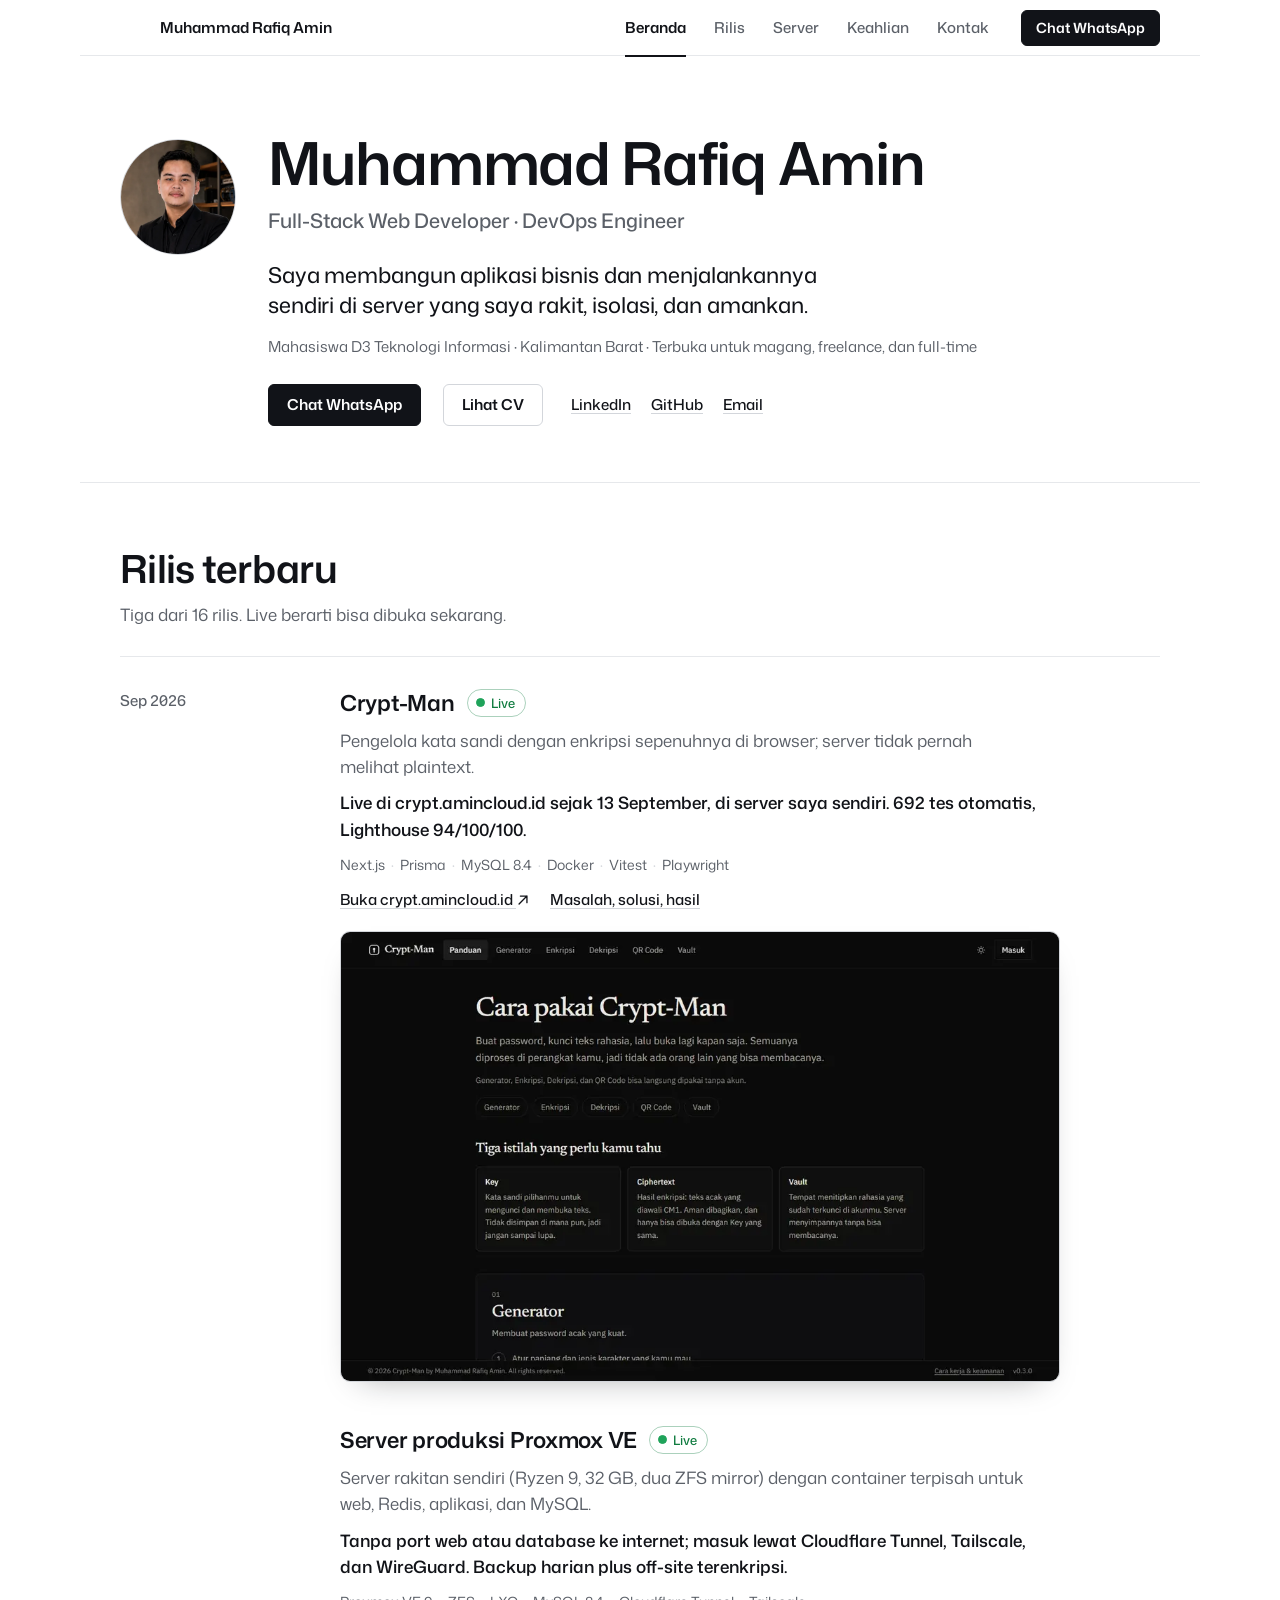
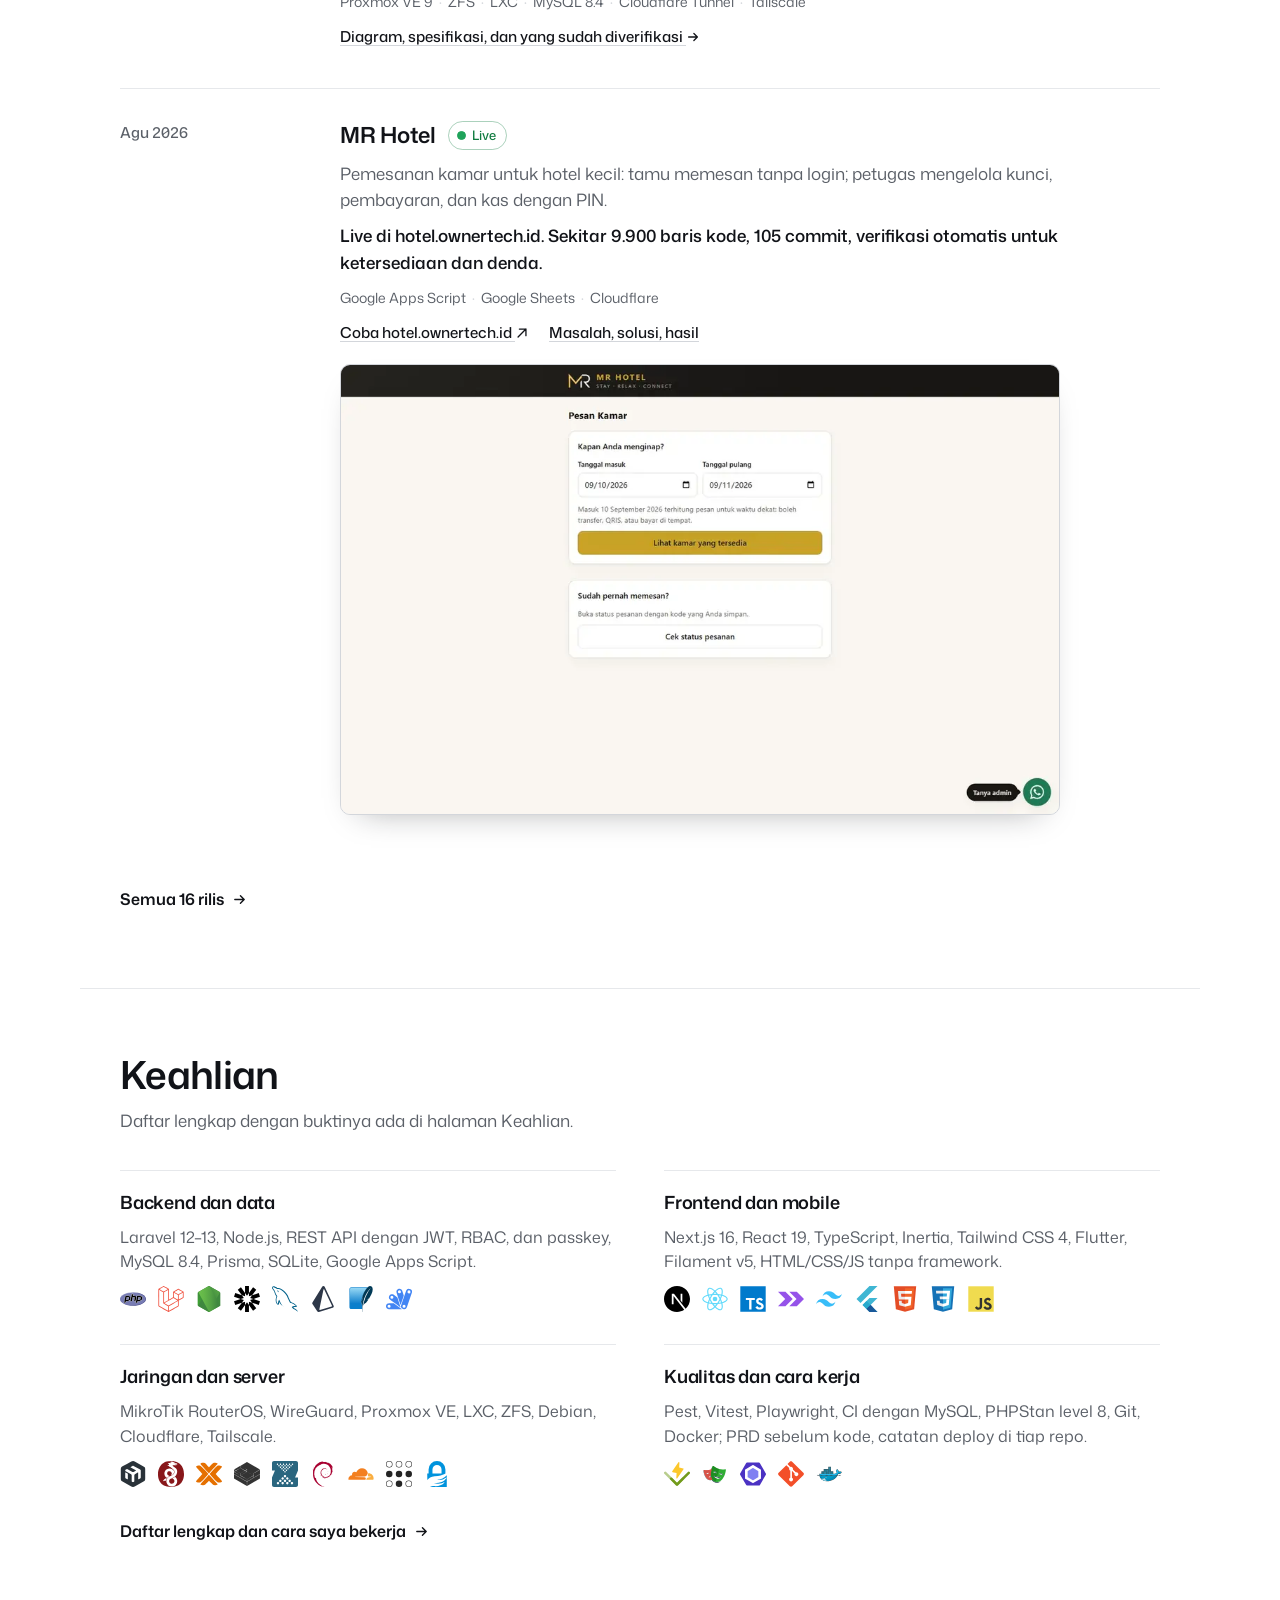
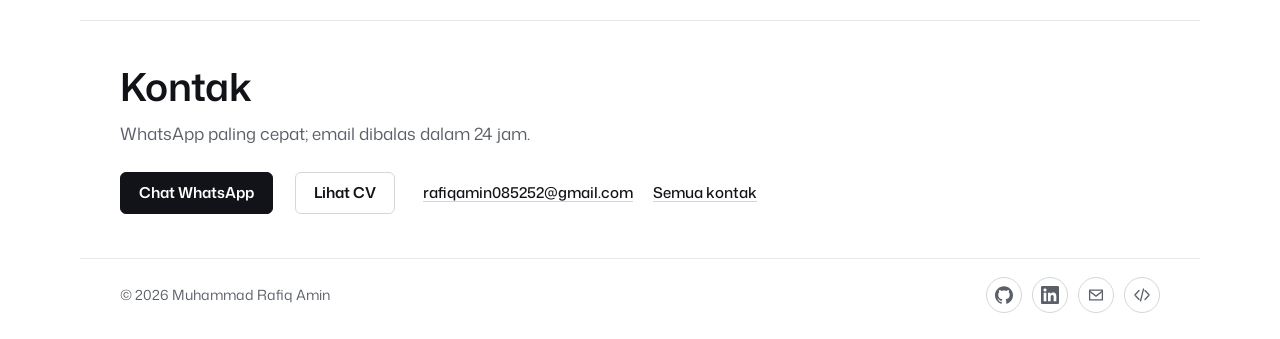
<file: index.html>
<!DOCTYPE html>
<html lang="id">
<head>
  <meta charset="UTF-8" />
  <meta name="viewport" content="width=device-width, initial-scale=1.0" />
  <title>Muhammad Rafiq Amin — Full-Stack Web Developer & DevOps Engineer</title>
  <meta name="description" content="Muhammad Rafiq Amin membangun aplikasi bisnis dengan Laravel, Next.js, dan Flutter, lalu menjalankannya sendiri di server Proxmox yang ia rakit dan amankan. Terbuka untuk magang, freelance, dan full-time." />
  <meta name="author" content="Muhammad Rafiq Amin" />
  <link rel="canonical" href="https://mra1.my.id/" />
  <meta name="theme-color" content="#ffffff" />
  <script>document.documentElement.classList.add("js");</script>

  <meta property="og:type" content="profile" />
  <meta property="og:locale" content="id_ID" />
  <meta property="og:title" content="Muhammad Rafiq Amin — Full-Stack Web Developer & DevOps Engineer" />
  <meta property="og:description" content="Membangun aplikasi bisnis (Laravel, Next.js, Flutter) dan menjalankannya sendiri di server Proxmox. Rilis terbaru: Crypt-Man live di server sendiri." />
  <meta property="og:url" content="https://mra1.my.id/" />
  <meta property="og:image" content="https://mra1.my.id/img/og-cover.jpg?v=20260916c" />
  <meta property="og:image:width" content="1200" />
  <meta property="og:image:height" content="630" />
  <meta name="twitter:card" content="summary_large_image" />
  <meta name="twitter:title" content="Muhammad Rafiq Amin — Full-Stack Web Developer & DevOps Engineer" />
  <meta name="twitter:description" content="Laravel · Next.js · Flutter · MikroTik · Proxmox. Portofolio dengan tautan live dan tanggal rilis." />
  <meta name="twitter:image" content="https://mra1.my.id/img/og-cover.jpg?v=20260916c" />

  <link rel="icon" href="img/favicon.png" type="image/png" />
  <link rel="apple-touch-icon" href="img/apple-touch-icon.png" />

  <link rel="preload" href="fonts/mona-sans.woff2" as="font" type="font/woff2" crossorigin />
  <link rel="stylesheet" href="style.css?v=20260916c" />

  <script type="application/ld+json">
  {
    "@context": "https://schema.org",
    "@type": "Person",
    "name": "Muhammad Rafiq Amin",
    "url": "https://mra1.my.id/",
    "image": "https://mra1.my.id/img/avatar.webp",
    "jobTitle": "Full-Stack Web Developer & DevOps Engineer",
    "email": "mailto:rafiqamin085252@gmail.com",
    "address": { "@type": "PostalAddress", "addressRegion": "Kalimantan Barat", "addressCountry": "ID" },
    "sameAs": [
      "https://www.linkedin.com/in/muhammad-rafiq-amin-2524b4437",
      "https://github.com/mrafiqamin24",
      "https://instagram.com/m_rafiq_amin"
    ],
    "knowsAbout": ["Laravel", "Next.js", "Flutter", "MySQL", "MikroTik RouterOS", "Proxmox VE", "Cloudflare", "Linux"]
  }
  </script>
</head>
<body class="home">
  <svg width="0" height="0" class="sprite" aria-hidden="true" focusable="false">
    <symbol id="i-out" viewBox="0 0 16 16"><path d="M5 3.5h7.5V11M12.5 3.5 3.5 12.5" fill="none" stroke="currentColor" stroke-width="1.5" stroke-linecap="round" stroke-linejoin="round" /></symbol>
    <symbol id="i-right" viewBox="0 0 16 16"><path d="M3 8h10M9 4l4 4-4 4" fill="none" stroke="currentColor" stroke-width="1.5" stroke-linecap="round" stroke-linejoin="round" /></symbol>
    <symbol id="i-github" viewBox="0 0 24 24"><path fill="currentColor" d="M12 .297c-6.63 0-12 5.373-12 12 0 5.303 3.438 9.8 8.205 11.385.6.113.82-.258.82-.577 0-.285-.01-1.04-.015-2.04-3.338.724-4.042-1.61-4.042-1.61C4.422 18.07 3.633 17.7 3.633 17.7c-1.087-.744.084-.729.084-.729 1.205.084 1.838 1.236 1.838 1.236 1.07 1.835 2.809 1.305 3.495.998.108-.776.417-1.305.76-1.605-2.665-.3-5.466-1.332-5.466-5.93 0-1.31.465-2.38 1.235-3.22-.135-.303-.54-1.523.105-3.176 0 0 1.005-.322 3.3 1.23.96-.267 1.98-.399 3-.405 1.02.006 2.04.138 3 .405 2.28-1.552 3.285-1.23 3.285-1.23.645 1.653.24 2.873.12 3.176.765.84 1.23 1.91 1.23 3.22 0 4.61-2.805 5.625-5.475 5.92.42.36.81 1.096.81 2.22 0 1.606-.015 2.896-.015 3.286 0 .315.21.69.825.57C20.565 22.092 24 17.592 24 12.297c0-6.627-5.373-12-12-12"/></symbol>
    <symbol id="i-linkedin" viewBox="0 0 24 24"><path fill="currentColor" d="M20.447 20.452h-3.554v-5.569c0-1.328-.027-3.037-1.852-3.037-1.853 0-2.136 1.445-2.136 2.939v5.667H9.351V9h3.414v1.561h.046c.477-.9 1.637-1.85 3.37-1.85 3.601 0 4.267 2.37 4.267 5.455v6.286zM5.337 7.433c-1.144 0-2.063-.926-2.063-2.065 0-1.138.92-2.063 2.063-2.063 1.14 0 2.064.925 2.064 2.063 0 1.139-.925 2.065-2.064 2.065zm1.782 13.019H3.555V9h3.564v11.452zM22.225 0H1.771C.792 0 0 .774 0 1.729v20.542C0 23.227.792 24 1.771 24h20.451C23.2 24 24 23.227 24 22.271V1.729C24 .774 23.2 0 22.222 0h.003z"/></symbol>
    <symbol id="i-mail" viewBox="0 0 24 24"><path d="M3.5 5.5h17v13h-17z" fill="none" stroke="currentColor" stroke-width="1.7" stroke-linejoin="round"/><path d="m3.5 7 8.5 6.5L20.5 7" fill="none" stroke="currentColor" stroke-width="1.7" stroke-linejoin="round"/></symbol>
    <symbol id="i-code" viewBox="0 0 24 24"><path d="m8 6-5.5 6L8 18M16 6l5.5 6L16 18M14 4l-4 16" fill="none" stroke="currentColor" stroke-width="1.7" stroke-linecap="round" stroke-linejoin="round"/></symbol>
  </svg>
  <a class="skip-link" href="#terbaru">Langsung ke rilis terbaru</a>

  <header class="topbar" id="topbar">
    <a class="brand" href="index.html">
      <img class="brand-avatar" src="img/avatar.webp" alt="" width="64" height="64" />
      <span class="brand-name">Muhammad Rafiq Amin</span>
    </a>
    <nav class="site-nav" id="site-nav" aria-label="Halaman">
      <ul>
        <li><a href="index.html" aria-current="page">Beranda</a></li>
        <li><a href="rilis.html">Rilis</a></li>
        <li><a href="server.html">Server</a></li>
        <li><a href="keahlian.html">Keahlian</a></li>
        <li><a href="kontak.html">Kontak</a></li>
      </ul>
    </nav>
    <a class="btn btn-primary btn-sm nav-cta" href="https://wa.me/6282152400352?text=Halo%20Rafiq%2C%20saya%20lihat%20portofolio%20Anda" target="_blank" rel="noopener">Chat WhatsApp</a>
    <button type="button" class="nav-toggle" aria-expanded="false" aria-controls="site-nav" aria-label="Buka menu">
      <svg class="ico-menu" viewBox="0 0 20 20" aria-hidden="true" focusable="false"><path class="l1" d="M3 6h14" /><path class="l2" d="M3 10h14" /><path class="l3" d="M3 14h14" /></svg>
    </button>
  </header>

  <main id="atas">
    <section class="intro" aria-labelledby="nama">
      <img class="avatar" src="img/avatar.webp" alt="Foto Muhammad Rafiq Amin" width="720" height="720" fetchpriority="high" />
      <div class="intro-text">
        <h1 id="nama">Muhammad Rafiq Amin</h1>
        <p class="role">Full-Stack Web Developer <span aria-hidden="true">·</span> DevOps Engineer</p>
        <p class="lead">Saya membangun aplikasi bisnis dan menjalankannya sendiri di server yang saya rakit, isolasi, dan amankan.</p>
        <p class="meta">Mahasiswa D3 Teknologi Informasi <span aria-hidden="true">·</span> Kalimantan Barat <span aria-hidden="true">·</span> Terbuka untuk magang, freelance, dan <span class="nowrap">full-time</span></p>
        <div class="actions">
          <a class="btn btn-primary" href="https://wa.me/6282152400352?text=Halo%20Rafiq%2C%20saya%20lihat%20portofolio%20Anda" target="_blank" rel="noopener">Chat WhatsApp</a>
          <a class="btn" href="cv.html?v=20260916c">Lihat CV</a>
          <span class="more">
            <a class="textlink" href="https://www.linkedin.com/in/muhammad-rafiq-amin-2524b4437" target="_blank" rel="noopener">LinkedIn</a>
            <a class="textlink" href="https://github.com/mrafiqamin24" target="_blank" rel="noopener">GitHub</a>
            <a class="textlink" href="mailto:rafiqamin085252@gmail.com?subject=Peluang%20kerja%20sama">Email</a>
          </span>
        </div>
      </div>
    </section>

    <section class="log-section" id="terbaru" aria-labelledby="ttl-terbaru">
      <div class="section-head">
        <h2 id="ttl-terbaru">Rilis terbaru</h2>
        <p>Tiga dari 16 rilis. Live berarti bisa dibuka sekarang.</p>
      </div>

      <div class="log">
        <div class="month">
          <p class="when"><time datetime="2026-09">Sep 2026</time></p>
          <div class="entries">
            <article class="release" data-status="live">
              <h3>Crypt-Man <span class="status status-live">Live</span></h3>
              <p class="desc">Pengelola kata sandi dengan enkripsi sepenuhnya di browser; server tidak pernah melihat plaintext.</p>
              <p class="result">Live di crypt.amincloud.id sejak 13 September, di server saya sendiri. 692 tes otomatis, Lighthouse 94/100/100.</p>
              <ul class="tags" aria-label="Stack"><li>Next.js</li><li>Prisma</li><li>MySQL 8.4</li><li>Docker</li><li>Vitest</li><li>Playwright</li></ul>
              <p class="links"><a href="https://crypt.amincloud.id" target="_blank" rel="noopener">Buka crypt.amincloud.id <svg class="ico" aria-hidden="true" focusable="false"><use href="#i-out" /></svg></a> <a href="rilis.html#crypt-man">Masalah, solusi, hasil</a></p>
              <figure class="shot">
                <a href="https://crypt.amincloud.id" target="_blank" rel="noopener" aria-label="Buka Crypt-Man yang sedang live">
                  <img src="img/projects/crypt-man.webp" alt="Halaman panduan Crypt-Man yang sedang live: cara pakai, tiga istilah kunci, dan menu Generator, Enkripsi, Dekripsi, QR Code, Vault" width="1024" height="640" loading="lazy" />
                </a>
              </figure>
            </article>

            <article class="release" data-status="live">
              <h3>Server produksi Proxmox VE <span class="status status-live">Live</span></h3>
              <p class="desc">Server rakitan sendiri (Ryzen 9, 32 GB, dua ZFS mirror) dengan container terpisah untuk web, Redis, aplikasi, dan MySQL.</p>
              <p class="result">Tanpa port web atau database ke internet; masuk lewat Cloudflare Tunnel, Tailscale, dan WireGuard. Backup harian plus off-site terenkripsi.</p>
              <ul class="tags" aria-label="Stack"><li>Proxmox VE 9</li><li>ZFS</li><li>LXC</li><li>MySQL 8.4</li><li>Cloudflare Tunnel</li><li>Tailscale</li></ul>
              <p class="links"><a href="server.html">Diagram, spesifikasi, dan yang sudah diverifikasi <svg class="ico" aria-hidden="true" focusable="false"><use href="#i-right" /></svg></a></p>
            </article>
          </div>
        </div>

        <div class="month">
          <p class="when"><time datetime="2026-08">Agu 2026</time></p>
          <div class="entries">
            <article class="release" data-status="live">
              <h3>MR Hotel <span class="status status-live">Live</span></h3>
              <p class="desc">Pemesanan kamar untuk hotel kecil: tamu memesan tanpa login; petugas mengelola kunci, pembayaran, dan kas dengan PIN.</p>
              <p class="result">Live di hotel.ownertech.id. Sekitar 9.900 baris kode, 105 commit, verifikasi otomatis untuk ketersediaan dan denda.</p>
              <ul class="tags" aria-label="Stack"><li>Google Apps Script</li><li>Google Sheets</li><li>Cloudflare</li></ul>
              <p class="links"><a href="https://hotel.ownertech.id" target="_blank" rel="noopener">Coba hotel.ownertech.id <svg class="ico" aria-hidden="true" focusable="false"><use href="#i-out" /></svg></a> <a href="rilis.html#mr-hotel">Masalah, solusi, hasil</a></p>
              <figure class="shot">
                <a href="https://hotel.ownertech.id" target="_blank" rel="noopener" aria-label="Buka MR Hotel yang sedang live">
                  <img src="img/projects/mr-hotel.webp" alt="Halaman pesan kamar MR Hotel dengan pilihan tanggal masuk dan pulang" width="1024" height="640" loading="lazy" />
                </a>
              </figure>
            </article>
          </div>
        </div>
      </div>

      <a class="more-link" href="rilis.html">Semua 16 rilis <svg class="ico" aria-hidden="true" focusable="false"><use href="#i-right" /></svg></a>
    </section>

    <section class="skills-section" id="keahlian" aria-labelledby="ttl-keahlian">
      <div class="section-head">
        <h2 id="ttl-keahlian">Keahlian</h2>
        <p>Daftar lengkap dengan buktinya ada di halaman Keahlian.</p>
      </div>
      <dl class="skills">
        <div>
          <dt>Backend dan data</dt>
          <dd>Laravel 12–13, Node.js, REST API dengan JWT, RBAC, dan passkey, MySQL 8.4, Prisma, SQLite, Google Apps Script.</dd>
          <div class="ti-row"><svg class="ti" aria-hidden="true" focusable="false"><use href="img/tech.svg#php" /></svg><svg class="ti" aria-hidden="true" focusable="false"><use href="img/tech.svg#laravel" /></svg><svg class="ti" aria-hidden="true" focusable="false"><use href="img/tech.svg#nodejs" /></svg><svg class="ti" aria-hidden="true" focusable="false"><use href="img/tech.svg#jwt" /></svg><svg class="ti" aria-hidden="true" focusable="false"><use href="img/tech.svg#mysql" /></svg><svg class="ti" aria-hidden="true" focusable="false"><use href="img/tech.svg#prisma" /></svg><svg class="ti" aria-hidden="true" focusable="false"><use href="img/tech.svg#sqlite" /></svg><svg class="ti" aria-hidden="true" focusable="false"><use href="img/tech.svg#appsscript" /></svg></div>
        </div>
        <div>
          <dt>Frontend dan mobile</dt>
          <dd>Next.js 16, React 19, TypeScript, Inertia, Tailwind CSS 4, Flutter, Filament v5, HTML/CSS/JS tanpa framework.</dd>
          <div class="ti-row"><svg class="ti" aria-hidden="true" focusable="false"><use href="img/tech.svg#nextjs" /></svg><svg class="ti" aria-hidden="true" focusable="false"><use href="img/tech.svg#react" /></svg><svg class="ti" aria-hidden="true" focusable="false"><use href="img/tech.svg#typescript" /></svg><svg class="ti" aria-hidden="true" focusable="false"><use href="img/tech.svg#inertia" /></svg><svg class="ti" aria-hidden="true" focusable="false"><use href="img/tech.svg#tailwind" /></svg><svg class="ti" aria-hidden="true" focusable="false"><use href="img/tech.svg#flutter" /></svg><svg class="ti" aria-hidden="true" focusable="false"><use href="img/tech.svg#html5" /></svg><svg class="ti" aria-hidden="true" focusable="false"><use href="img/tech.svg#css3" /></svg><svg class="ti" aria-hidden="true" focusable="false"><use href="img/tech.svg#javascript" /></svg></div>
        </div>
        <div>
          <dt>Jaringan dan server</dt>
          <dd>MikroTik RouterOS, WireGuard, Proxmox VE, LXC, ZFS, Debian, Cloudflare, Tailscale.</dd>
          <div class="ti-row"><svg class="ti" aria-hidden="true" focusable="false"><use href="img/tech.svg#mikrotik" /></svg><svg class="ti" aria-hidden="true" focusable="false"><use href="img/tech.svg#wireguard" /></svg><svg class="ti" aria-hidden="true" focusable="false"><use href="img/tech.svg#proxmox" /></svg><svg class="ti" aria-hidden="true" focusable="false"><use href="img/tech.svg#lxc" /></svg><svg class="ti" aria-hidden="true" focusable="false"><use href="img/tech.svg#zfs" /></svg><svg class="ti" aria-hidden="true" focusable="false"><use href="img/tech.svg#debian" /></svg><svg class="ti" aria-hidden="true" focusable="false"><use href="img/tech.svg#cloudflare" /></svg><svg class="ti" aria-hidden="true" focusable="false"><use href="img/tech.svg#tailscale" /></svg><svg class="ti" role="img" aria-label="GPG"><use href="img/tech.svg#gpg" /></svg></div>
        </div>
        <div>
          <dt>Kualitas dan cara kerja</dt>
          <dd>Pest, Vitest, Playwright, CI dengan MySQL, PHPStan level 8, Git, Docker; PRD sebelum kode, catatan deploy di tiap repo.</dd>
          <div class="ti-row"><svg class="ti" aria-hidden="true" focusable="false"><use href="img/tech.svg#vitest" /></svg><svg class="ti" aria-hidden="true" focusable="false"><use href="img/tech.svg#playwright" /></svg><svg class="ti" role="img" aria-label="ESLint"><use href="img/tech.svg#eslint" /></svg><svg class="ti" aria-hidden="true" focusable="false"><use href="img/tech.svg#git" /></svg><svg class="ti" aria-hidden="true" focusable="false"><use href="img/tech.svg#docker" /></svg></div>
        </div>
      </dl>
      <a class="more-link" href="keahlian.html">Daftar lengkap dan cara saya bekerja <svg class="ico" aria-hidden="true" focusable="false"><use href="#i-right" /></svg></a>
    </section>

    <section class="cta-strip contact-section" id="kontak" aria-labelledby="ttl-kontak">
      <div class="section-head">
        <h2 id="ttl-kontak">Kontak</h2>
        <p>WhatsApp paling cepat; email dibalas dalam 24 jam.</p>
      </div>
      <div class="actions">
        <a class="btn btn-primary" href="https://wa.me/6282152400352?text=Halo%20Rafiq%2C%20saya%20lihat%20portofolio%20Anda" target="_blank" rel="noopener">Chat WhatsApp</a>
        <a class="btn" href="cv.html?v=20260916c">Lihat CV</a>
        <span class="more">
          <a class="textlink" href="mailto:rafiqamin085252@gmail.com?subject=Peluang%20kerja%20sama">rafiqamin085252@gmail.com</a>
          <a class="textlink" href="kontak.html">Semua kontak</a>
        </span>
      </div>
    </section>
  </main>

  <footer class="colophon">
    <p>© <span id="year">2026</span> Muhammad Rafiq Amin</p>
    <nav class="foot-links" aria-label="Tautan">
      <a href="https://github.com/mrafiqamin24" target="_blank" rel="noopener" aria-label="GitHub" title="GitHub"><svg class="fi" aria-hidden="true" focusable="false"><use href="#i-github" /></svg></a>
      <a href="https://www.linkedin.com/in/muhammad-rafiq-amin-2524b4437" target="_blank" rel="noopener" aria-label="LinkedIn" title="LinkedIn"><svg class="fi" aria-hidden="true" focusable="false"><use href="#i-linkedin" /></svg></a>
      <a href="mailto:rafiqamin085252@gmail.com?subject=Peluang%20kerja%20sama" aria-label="Email" title="Email"><svg class="fi" aria-hidden="true" focusable="false"><use href="#i-mail" /></svg></a>
      <a href="https://github.com/mrafiqamin24/PortFolio" target="_blank" rel="noopener" aria-label="Kode sumber halaman ini" title="Kode sumber halaman ini"><svg class="fi" aria-hidden="true" focusable="false"><use href="#i-code" /></svg></a>
    </nav>
  </footer>

  <script src="script.js?v=20260916c" defer></script>
</body>
</html>
</file>
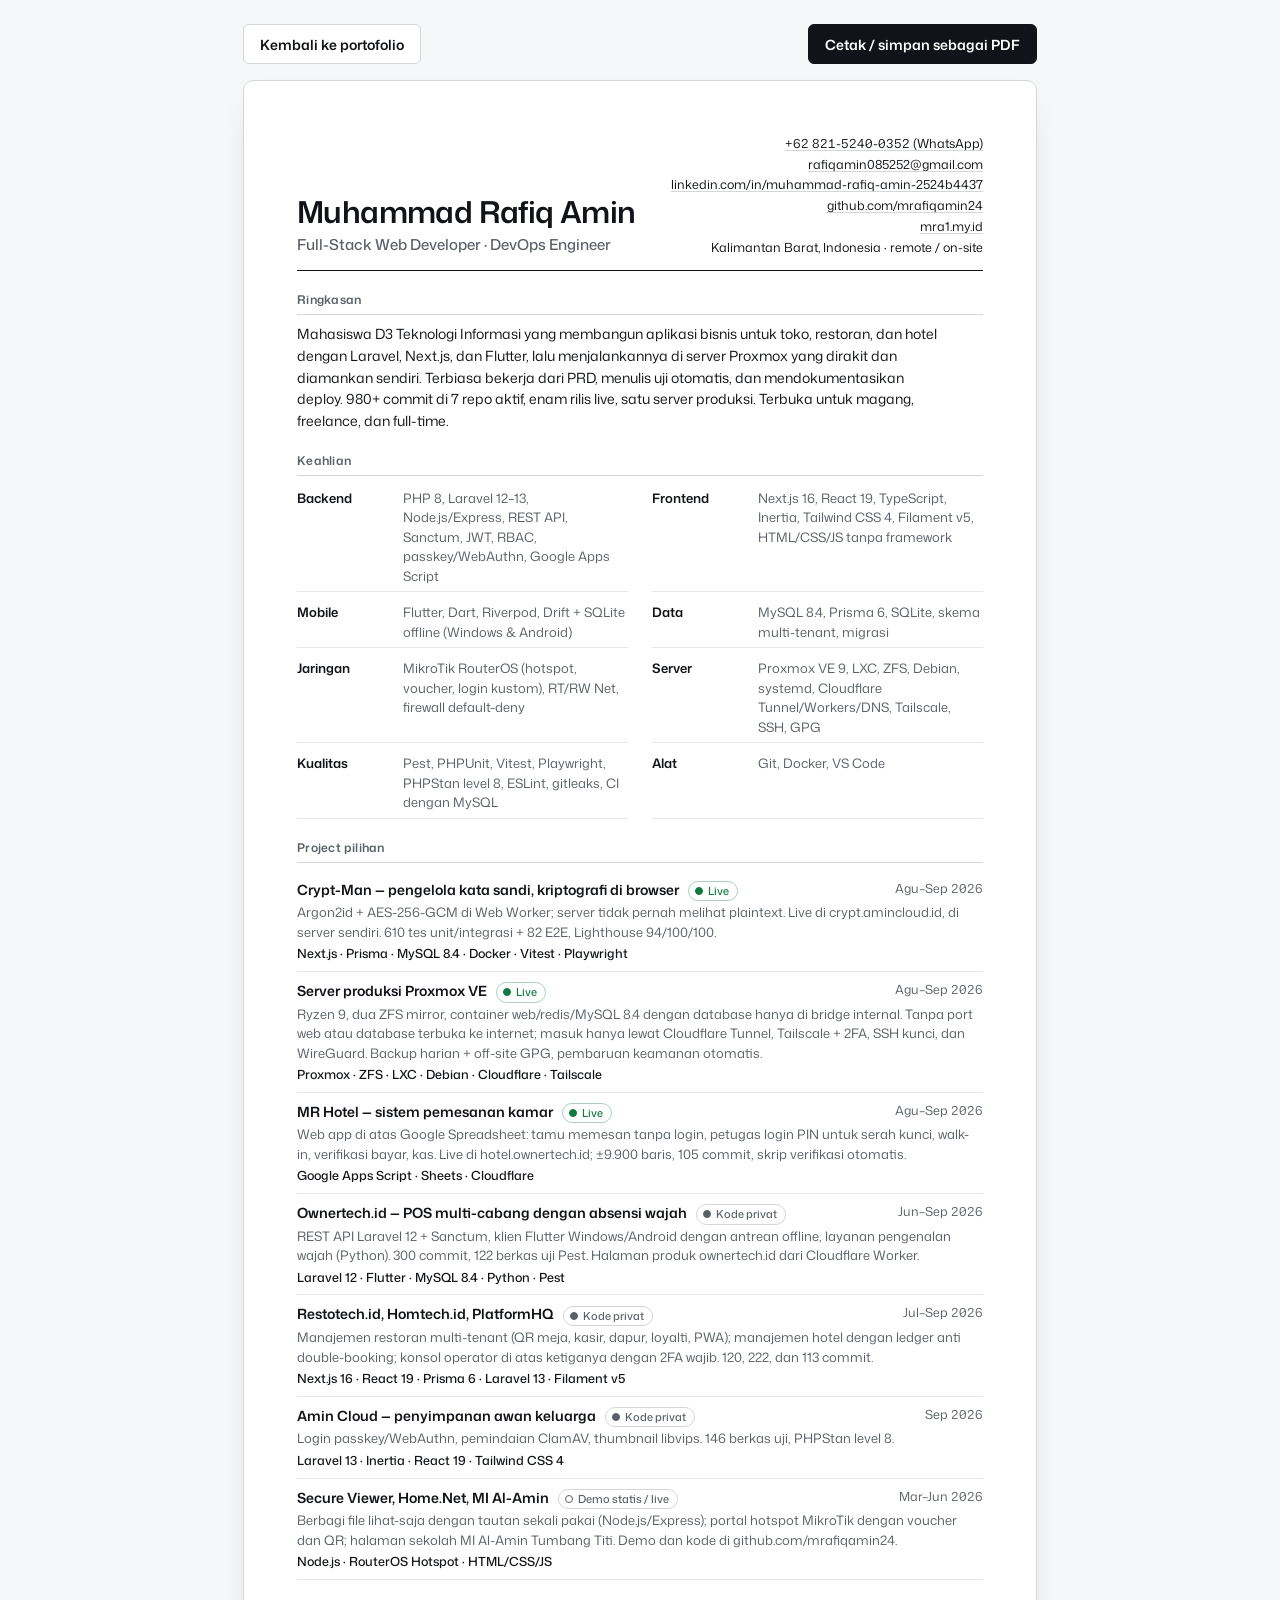
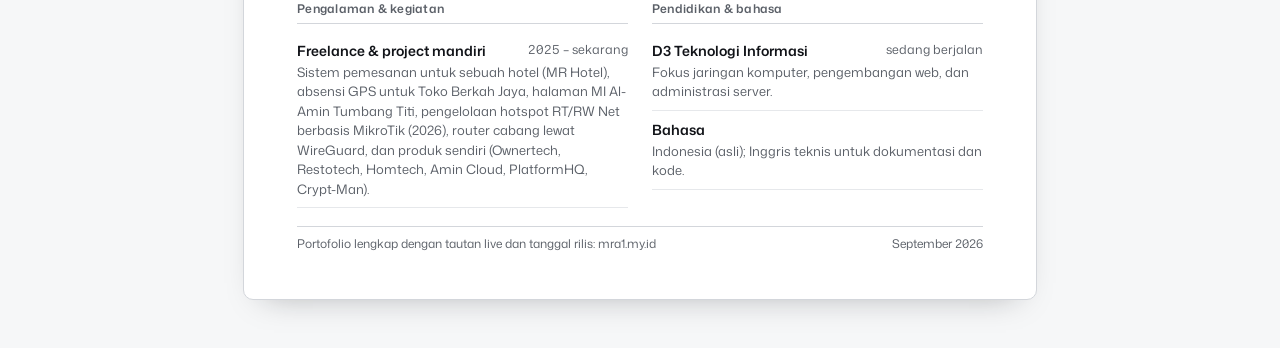
<file: cv.html>
<!DOCTYPE html>
<html lang="id">
<head>
  <meta charset="UTF-8" />
  <meta name="viewport" content="width=device-width, initial-scale=1.0" />
  <title>CV — Muhammad Rafiq Amin</title>
  <meta name="description" content="Curriculum vitae Muhammad Rafiq Amin: Full-Stack Web Developer dan DevOps Engineer. Laravel, Next.js, Flutter, MikroTik, Proxmox." />
  <meta name="robots" content="noindex" />
  <link rel="icon" href="img/favicon.png" type="image/png" />
  <style>
    @font-face {
      font-family: "Mona Sans";
      font-style: normal;
      font-weight: 200 900;
      font-stretch: 75% 125%;
      font-display: swap;
      src: url("fonts/mona-sans.woff2") format("woff2");
    }
    :root {
      --bg: #ffffff;
      --bg-2: #f6f7f8;
      --ink: #111318;
      --ink-2: #5b6068;
      --rule: #e6e8eb;
      --rule-2: #d3d6db;
      --live: #0f7b3f;
      --font: "Mona Sans", system-ui, "Segoe UI", Roboto, Arial, sans-serif;
    }
    * { box-sizing: border-box; margin: 0; padding: 0; }
    html { caret-color: var(--ink); scrollbar-color: #c4c8ce var(--bg); scrollbar-width: thin; }
    body {
      background: var(--bg-2);
      color: var(--ink);
      font-family: var(--font);
      font-size: 14px;
      line-height: 1.5;
      padding: 24px 16px 48px;
      -webkit-font-smoothing: antialiased;
    }
    ::selection { background: var(--ink); color: var(--bg); }
    :focus-visible { outline: 2px solid var(--ink); outline-offset: 3px; border-radius: 4px; }
    a { color: var(--ink); text-decoration: underline; text-decoration-color: var(--rule-2); text-underline-offset: 0.18em; }
    a:hover { text-decoration-color: var(--ink); }
    .num { font-variant-numeric: tabular-nums; }
    .toolbar {
      max-width: 210mm;
      margin: 0 auto 16px;
      display: flex;
      flex-wrap: wrap;
      gap: 10px;
      justify-content: space-between;
      align-items: center;
    }
    .toolbar a,
    .toolbar button {
      display: inline-flex;
      align-items: center;
      min-height: 40px;
      padding: 0 16px;
      border: 1px solid var(--rule-2);
      border-radius: 6px;
      background: var(--bg);
      color: var(--ink);
      font: inherit;
      font-size: 14px;
      font-weight: 600;
      text-decoration: none;
      cursor: pointer;
      transition: background 0.15s ease, border-color 0.15s ease;
    }
    .toolbar button { background: var(--ink); border-color: var(--ink); color: var(--bg); }
    .toolbar a:hover { background: var(--bg-2); border-color: #b9bec6; }
    .toolbar button:hover { background: #2a2e36; border-color: #2a2e36; }
    .page {
      max-width: 210mm;
      margin: 0 auto;
      padding: 14mm 14mm 12mm;
      border: 1px solid var(--rule-2);
      border-radius: 10px;
      background: var(--bg);
      box-shadow: 0 14px 32px -20px rgba(17, 19, 24, 0.35);
    }
    .head {
      display: grid;
      grid-template-columns: 1fr auto;
      gap: 12px 24px;
      align-items: end;
      padding-bottom: 14px;
      border-bottom: 1px solid var(--ink);
    }
    h1 { font-size: 30px; font-weight: 600; line-height: 1.1; letter-spacing: -0.02em; }
    .title { margin-top: 6px; font-size: 15px; font-weight: 500; color: var(--ink-2); }
    .contact { display: grid; gap: 2px; font-size: 12.5px; font-style: normal; text-align: right; }
    h2 {
      margin: 20px 0 8px;
      padding-bottom: 5px;
      border-bottom: 1px solid var(--rule-2);
      font-size: 12px;
      font-weight: 600;
      letter-spacing: 0.02em;
      color: var(--ink-2);
    }
    .summary { font-size: 14px; line-height: 1.55; max-width: 72ch; }
    .skills { display: grid; grid-template-columns: 1fr 1fr; gap: 6px 24px; }
    .skills div { display: grid; grid-template-columns: 96px 1fr; gap: 10px; padding: 5px 0; border-bottom: 1px solid var(--rule); font-size: 13px; }
    .skills dt { font-weight: 600; }
    .skills dd { color: var(--ink-2); }
    .items { list-style: none; }
    .item { display: grid; grid-template-columns: 1fr auto; gap: 2px 16px; padding: 8px 0; border-bottom: 1px solid var(--rule); }
    .item h3 { font-size: 14px; font-weight: 600; }
    .item .when { font-size: 12.5px; color: var(--ink-2); white-space: nowrap; font-variant-numeric: tabular-nums; }
    .item p { grid-column: 1 / -1; font-size: 13px; line-height: 1.5; color: var(--ink-2); }
    .item .stack { grid-column: 1 / -1; font-size: 12.5px; font-weight: 500; color: var(--ink); }
    .tag {
      display: inline-flex;
      align-items: center;
      gap: 5px;
      padding: 1px 8px 1px 6px;
      margin-left: 6px;
      border: 1px solid var(--rule-2);
      border-radius: 999px;
      font-size: 11px;
      font-weight: 500;
      color: var(--ink-2);
      vertical-align: middle;
    }
    .tag::before { content: ""; width: 6px; height: 6px; border-radius: 50%; border: 1.5px solid currentColor; }
    .tag-live { color: var(--live); border-color: rgba(15, 123, 63, 0.35); }
    .tag-live::before { background: var(--live); }
    .tag-private::before { background: var(--ink-2); }
    .two { display: grid; grid-template-columns: 1fr 1fr; gap: 0 24px; }
    .foot {
      margin-top: 18px;
      padding-top: 8px;
      border-top: 1px solid var(--rule-2);
      display: flex;
      justify-content: space-between;
      gap: 12px;
      font-size: 12px;
      color: var(--ink-2);
    }
    @media (max-width: 640px) {
      .page { padding: 20px 16px; }
      .head, .skills, .two { grid-template-columns: 1fr; }
      .contact { text-align: left; }
      h1 { font-size: 26px; }
    }
    @media print {
      @page { size: A4; margin: 10mm; }
      body { padding: 0; background: #fff; font-size: 12.5px; }
      .toolbar { display: none; }
      .page { max-width: none; padding: 6mm 8mm; border: 0; border-radius: 0; box-shadow: none; }
      a { text-decoration: none; }
      .item, .skills div { break-inside: avoid; }
    }
  </style>
</head>
<body>
  <div class="toolbar">
    <a href="index.html?v=20260916c">Kembali ke portofolio</a>
    <button type="button" onclick="window.print()">Cetak / simpan sebagai PDF</button>
  </div>
  <main class="page">
    <header class="head">
      <div>
        <h1>Muhammad Rafiq Amin</h1>
        <p class="title">Full-Stack Web Developer · DevOps Engineer</p>
      </div>
      <address class="contact">
        <a href="https://wa.me/6282152400352" class="num">+62 821-5240-0352 (WhatsApp)</a>
        <a href="mailto:rafiqamin085252@gmail.com">rafiqamin085252@gmail.com</a>
        <a href="https://www.linkedin.com/in/muhammad-rafiq-amin-2524b4437">linkedin.com/in/muhammad-rafiq-amin-2524b4437</a>
        <a href="https://github.com/mrafiqamin24">github.com/mrafiqamin24</a>
        <a href="https://mra1.my.id">mra1.my.id</a>
        <span>Kalimantan Barat, Indonesia · remote / on-site</span>
      </address>
    </header>

    <h2>Ringkasan</h2>
    <p class="summary">
      Mahasiswa D3 Teknologi Informasi yang membangun aplikasi bisnis untuk toko, restoran, dan hotel
      dengan Laravel, Next.js, dan Flutter, lalu menjalankannya di server Proxmox yang dirakit dan diamankan
      sendiri. Terbiasa bekerja dari PRD, menulis uji otomatis, dan mendokumentasikan deploy. 980+ commit di
      7 repo aktif, enam rilis live, satu server produksi. Terbuka untuk magang, freelance, dan full-time.
    </p>

    <h2>Keahlian</h2>
    <dl class="skills">
      <div><dt>Backend</dt><dd>PHP 8, Laravel 12–13, Node.js/Express, REST API, Sanctum, JWT, RBAC, passkey/WebAuthn, Google Apps Script</dd></div>
      <div><dt>Frontend</dt><dd>Next.js 16, React 19, TypeScript, Inertia, Tailwind CSS 4, Filament v5, HTML/CSS/JS tanpa framework</dd></div>
      <div><dt>Mobile</dt><dd>Flutter, Dart, Riverpod, Drift + SQLite offline (Windows &amp; Android)</dd></div>
      <div><dt>Data</dt><dd>MySQL 8.4, Prisma 6, SQLite, skema multi-tenant, migrasi</dd></div>
      <div><dt>Jaringan</dt><dd>MikroTik RouterOS (hotspot, voucher, login kustom), RT/RW Net, firewall default-deny</dd></div>
      <div><dt>Server</dt><dd>Proxmox VE 9, LXC, ZFS, Debian, systemd, Cloudflare Tunnel/Workers/DNS, Tailscale, SSH, GPG</dd></div>
      <div><dt>Kualitas</dt><dd>Pest, PHPUnit, Vitest, Playwright, PHPStan level 8, ESLint, gitleaks, CI dengan MySQL</dd></div>
      <div><dt>Alat</dt><dd>Git, Docker, VS Code</dd></div>
    </dl>

    <h2>Project pilihan</h2>
    <ul class="items">
      <li class="item">
        <h3>Crypt-Man — pengelola kata sandi, kriptografi di browser <span class="tag tag-live">Live</span></h3>
        <span class="when">Agu–Sep 2026</span>
        <p>Argon2id + AES-256-GCM di Web Worker; server tidak pernah melihat plaintext. Live di crypt.amincloud.id, di server sendiri. 610 tes unit/integrasi + 82 E2E, Lighthouse 94/100/100.</p>
        <span class="stack">Next.js · Prisma · MySQL 8.4 · Docker · Vitest · Playwright</span>
      </li>
      <li class="item">
        <h3>Server produksi Proxmox VE <span class="tag tag-live">Live</span></h3>
        <span class="when">Agu–Sep 2026</span>
        <p>Ryzen 9, dua ZFS mirror, container web/redis/MySQL 8.4 dengan database hanya di bridge internal. Tanpa port web atau database terbuka ke internet; masuk hanya lewat Cloudflare Tunnel, Tailscale + 2FA, SSH kunci, dan WireGuard. Backup harian + off-site GPG, pembaruan keamanan otomatis.</p>
        <span class="stack">Proxmox · ZFS · LXC · Debian · Cloudflare · Tailscale</span>
      </li>
      <li class="item">
        <h3>MR Hotel — sistem pemesanan kamar <span class="tag tag-live">Live</span></h3>
        <span class="when">Agu–Sep 2026</span>
        <p>Web app di atas Google Spreadsheet: tamu memesan tanpa login, petugas login PIN untuk serah kunci, walk-in, verifikasi bayar, kas. Live di hotel.ownertech.id; ±9.900 baris, 105 commit, skrip verifikasi otomatis.</p>
        <span class="stack">Google Apps Script · Sheets · Cloudflare</span>
      </li>
      <li class="item">
        <h3>Ownertech.id — POS multi-cabang dengan absensi wajah <span class="tag tag-private">Kode privat</span></h3>
        <span class="when">Jun–Sep 2026</span>
        <p>REST API Laravel 12 + Sanctum, klien Flutter Windows/Android dengan antrean offline, layanan pengenalan wajah (Python). 300 commit, 122 berkas uji Pest. Halaman produk ownertech.id dari Cloudflare Worker.</p>
        <span class="stack">Laravel 12 · Flutter · MySQL 8.4 · Python · Pest</span>
      </li>
      <li class="item">
        <h3>Restotech.id, Homtech.id, PlatformHQ <span class="tag tag-private">Kode privat</span></h3>
        <span class="when">Jul–Sep 2026</span>
        <p>Manajemen restoran multi-tenant (QR meja, kasir, dapur, loyalti, PWA); manajemen hotel dengan ledger anti double-booking; konsol operator di atas ketiganya dengan 2FA wajib. 120, 222, dan 113 commit.</p>
        <span class="stack">Next.js 16 · React 19 · Prisma 6 · Laravel 13 · Filament v5</span>
      </li>
      <li class="item">
        <h3>Amin Cloud — penyimpanan awan keluarga <span class="tag tag-private">Kode privat</span></h3>
        <span class="when">Sep 2026</span>
        <p>Login passkey/WebAuthn, pemindaian ClamAV, thumbnail libvips. 146 berkas uji, PHPStan level 8.</p>
        <span class="stack">Laravel 13 · Inertia · React 19 · Tailwind CSS 4</span>
      </li>
      <li class="item">
        <h3>Secure Viewer, Home.Net, MI Al-Amin <span class="tag">Demo statis / live</span></h3>
        <span class="when">Mar–Jun 2026</span>
        <p>Berbagi file lihat-saja dengan tautan sekali pakai (Node.js/Express); portal hotspot MikroTik dengan voucher dan QR; halaman sekolah MI Al-Amin Tumbang Titi. Demo dan kode di github.com/mrafiqamin24.</p>
        <span class="stack">Node.js · RouterOS Hotspot · HTML/CSS/JS</span>
      </li>
    </ul>

    <div class="two">
      <section>
        <h2>Pengalaman &amp; kegiatan</h2>
        <ul class="items">
          <li class="item">
            <h3>Freelance &amp; project mandiri</h3>
            <span class="when">2025 – sekarang</span>
            <p>Sistem pemesanan untuk sebuah hotel (MR Hotel), absensi GPS untuk Toko Berkah Jaya, halaman MI Al-Amin Tumbang Titi, pengelolaan hotspot RT/RW Net berbasis MikroTik (2026), router cabang lewat WireGuard, dan produk sendiri (Ownertech, Restotech, Homtech, Amin Cloud, PlatformHQ, Crypt-Man).</p>
          </li>
        </ul>
      </section>
      <section>
        <h2>Pendidikan &amp; bahasa</h2>
        <ul class="items">
          <li class="item">
            <h3>D3 Teknologi Informasi</h3>
            <span class="when">sedang berjalan</span>
            <p>Fokus jaringan komputer, pengembangan web, dan administrasi server.</p>
          </li>
          <li class="item">
            <h3>Bahasa</h3>
            <span class="when"></span>
            <p>Indonesia (asli); Inggris teknis untuk dokumentasi dan kode.</p>
          </li>
        </ul>
      </section>
    </div>

    <p class="foot">
      <span>Portofolio lengkap dengan tautan live dan tanggal rilis: mra1.my.id</span>
      <span class="num">September 2026</span>
    </p>
  </main>
</body>
</html>
</file>
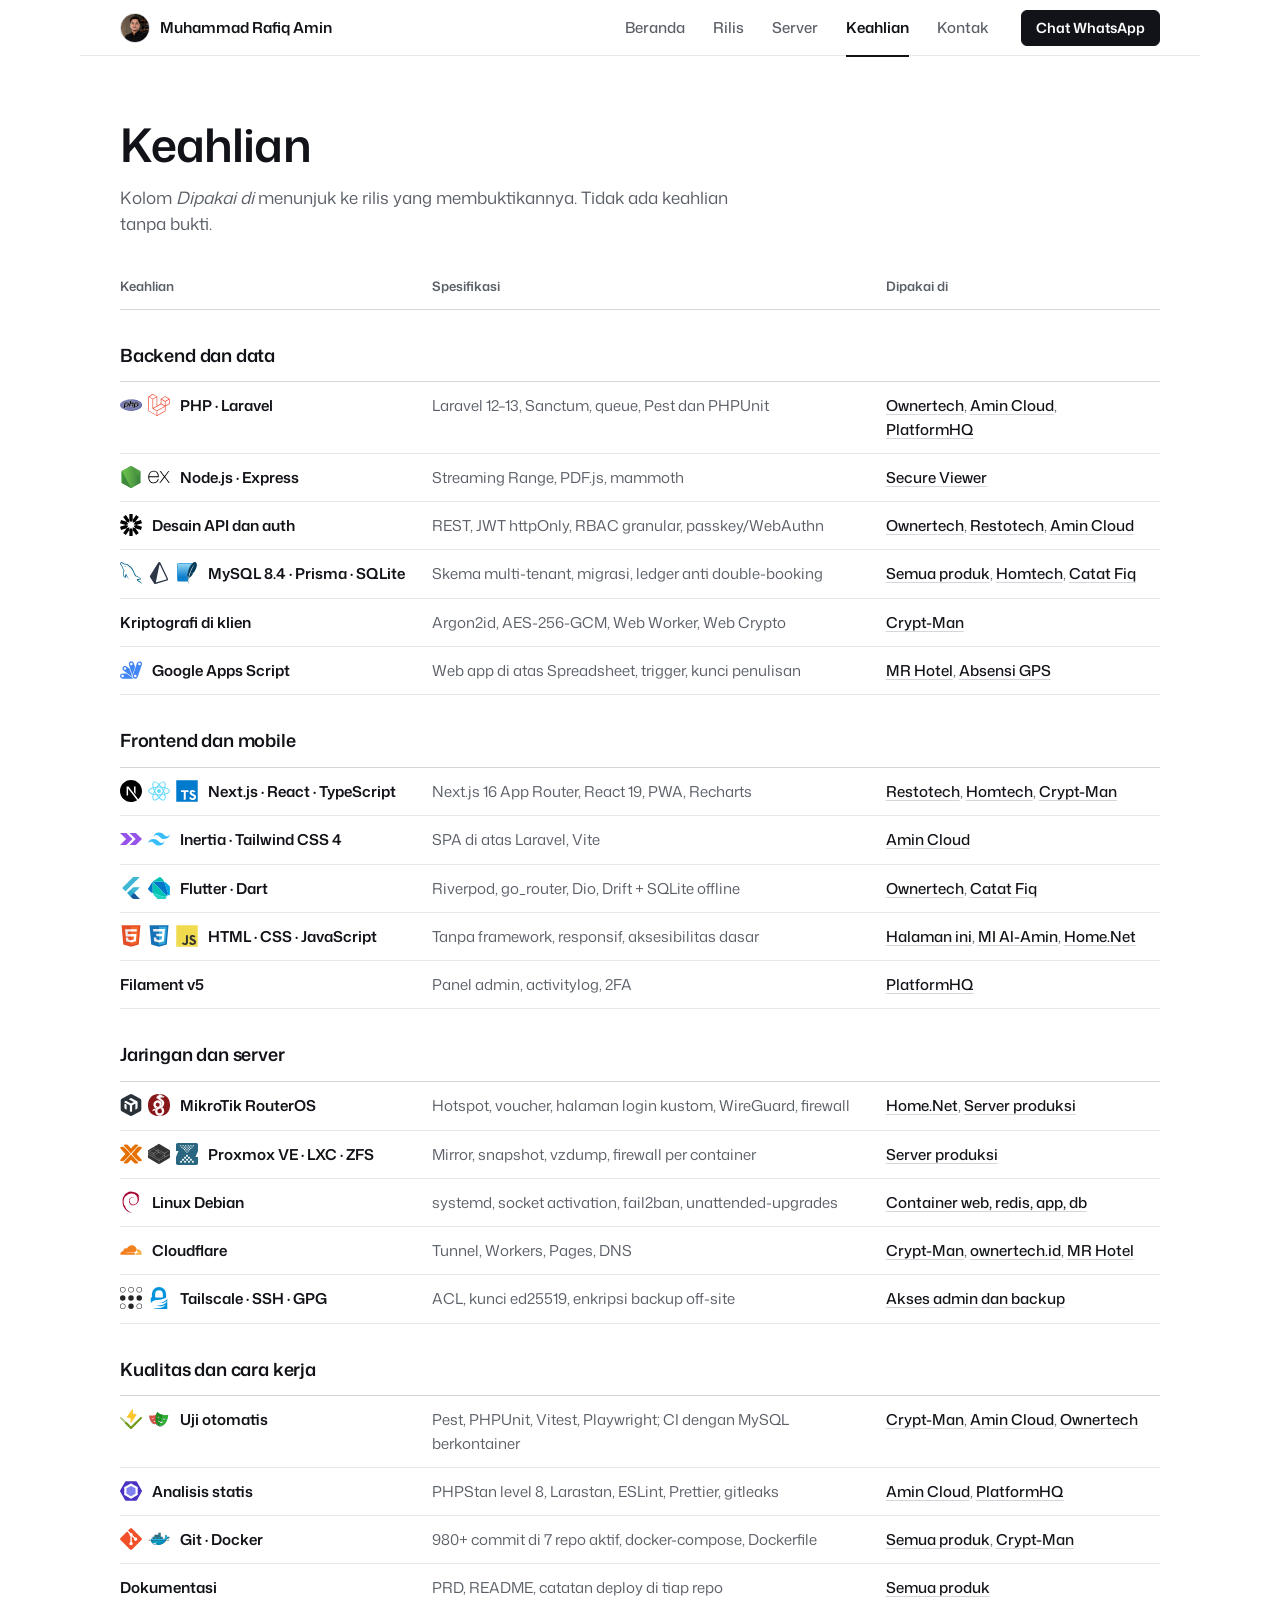
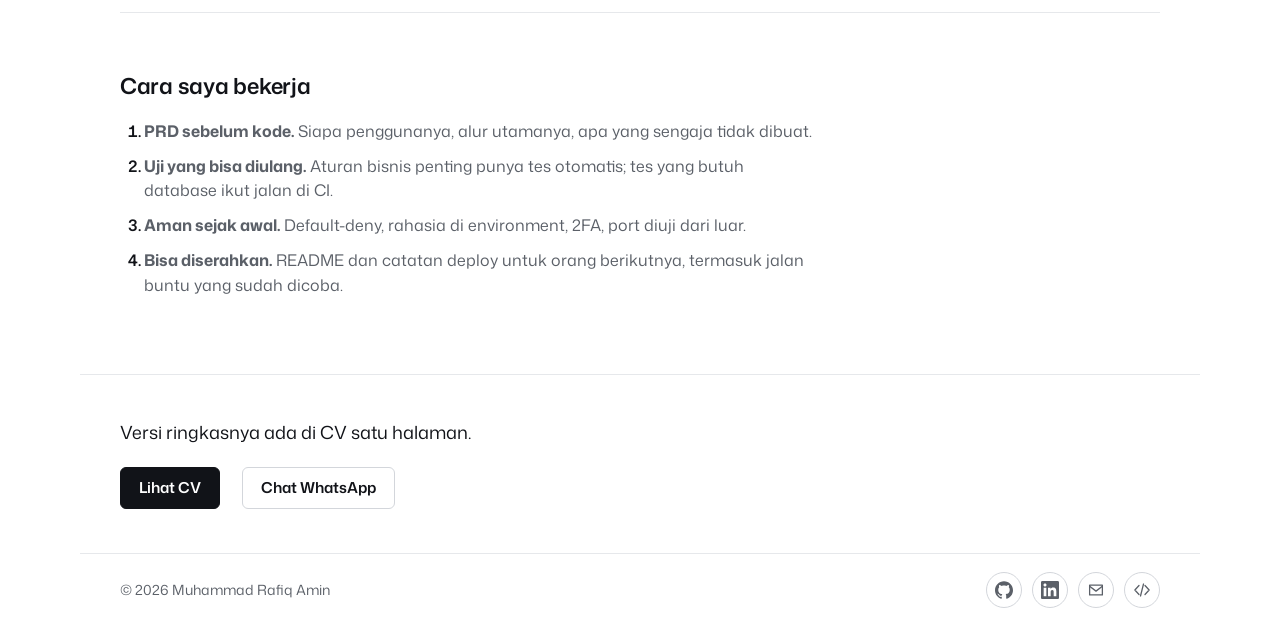
<file: keahlian.html>
<!DOCTYPE html>
<html lang="id">
<head>
  <meta charset="UTF-8" />
  <meta name="viewport" content="width=device-width, initial-scale=1.0" />
  <title>Keahlian — Muhammad Rafiq Amin</title>
  <meta name="description" content="Daftar keahlian Muhammad Rafiq Amin beserta project yang membuktikannya: backend, frontend dan mobile, jaringan dan server, kualitas dan cara kerja." />
  <meta name="author" content="Muhammad Rafiq Amin" />
  <link rel="canonical" href="https://mra1.my.id/keahlian.html" />
  <meta name="theme-color" content="#ffffff" />
  <script>document.documentElement.classList.add("js");</script>
  <meta property="og:type" content="website" />
  <meta property="og:locale" content="id_ID" />
  <meta property="og:title" content="Keahlian — Muhammad Rafiq Amin" />
  <meta property="og:description" content="Setiap keahlian menunjuk ke rilis yang membuktikannya. Tidak ada keahlian tanpa bukti." />
  <meta property="og:url" content="https://mra1.my.id/keahlian.html" />
  <meta property="og:image" content="https://mra1.my.id/img/og-cover.jpg?v=20260916c" />
  <meta name="twitter:card" content="summary_large_image" />
  <link rel="icon" href="img/favicon.png" type="image/png" />
  <link rel="apple-touch-icon" href="img/apple-touch-icon.png" />
  <link rel="preload" href="fonts/mona-sans.woff2" as="font" type="font/woff2" crossorigin />
  <link rel="stylesheet" href="style.css?v=20260916c" />
</head>
<body>
  <svg width="0" height="0" class="sprite" aria-hidden="true" focusable="false">
    <symbol id="i-out" viewBox="0 0 16 16"><path d="M5 3.5h7.5V11M12.5 3.5 3.5 12.5" fill="none" stroke="currentColor" stroke-width="1.5" stroke-linecap="round" stroke-linejoin="round" /></symbol>
    <symbol id="i-right" viewBox="0 0 16 16"><path d="M3 8h10M9 4l4 4-4 4" fill="none" stroke="currentColor" stroke-width="1.5" stroke-linecap="round" stroke-linejoin="round" /></symbol>
    <symbol id="i-github" viewBox="0 0 24 24"><path fill="currentColor" d="M12 .297c-6.63 0-12 5.373-12 12 0 5.303 3.438 9.8 8.205 11.385.6.113.82-.258.82-.577 0-.285-.01-1.04-.015-2.04-3.338.724-4.042-1.61-4.042-1.61C4.422 18.07 3.633 17.7 3.633 17.7c-1.087-.744.084-.729.084-.729 1.205.084 1.838 1.236 1.838 1.236 1.07 1.835 2.809 1.305 3.495.998.108-.776.417-1.305.76-1.605-2.665-.3-5.466-1.332-5.466-5.93 0-1.31.465-2.38 1.235-3.22-.135-.303-.54-1.523.105-3.176 0 0 1.005-.322 3.3 1.23.96-.267 1.98-.399 3-.405 1.02.006 2.04.138 3 .405 2.28-1.552 3.285-1.23 3.285-1.23.645 1.653.24 2.873.12 3.176.765.84 1.23 1.91 1.23 3.22 0 4.61-2.805 5.625-5.475 5.92.42.36.81 1.096.81 2.22 0 1.606-.015 2.896-.015 3.286 0 .315.21.69.825.57C20.565 22.092 24 17.592 24 12.297c0-6.627-5.373-12-12-12"/></symbol>
    <symbol id="i-linkedin" viewBox="0 0 24 24"><path fill="currentColor" d="M20.447 20.452h-3.554v-5.569c0-1.328-.027-3.037-1.852-3.037-1.853 0-2.136 1.445-2.136 2.939v5.667H9.351V9h3.414v1.561h.046c.477-.9 1.637-1.85 3.37-1.85 3.601 0 4.267 2.37 4.267 5.455v6.286zM5.337 7.433c-1.144 0-2.063-.926-2.063-2.065 0-1.138.92-2.063 2.063-2.063 1.14 0 2.064.925 2.064 2.063 0 1.139-.925 2.065-2.064 2.065zm1.782 13.019H3.555V9h3.564v11.452zM22.225 0H1.771C.792 0 0 .774 0 1.729v20.542C0 23.227.792 24 1.771 24h20.451C23.2 24 24 23.227 24 22.271V1.729C24 .774 23.2 0 22.222 0h.003z"/></symbol>
    <symbol id="i-mail" viewBox="0 0 24 24"><path d="M3.5 5.5h17v13h-17z" fill="none" stroke="currentColor" stroke-width="1.7" stroke-linejoin="round"/><path d="m3.5 7 8.5 6.5L20.5 7" fill="none" stroke="currentColor" stroke-width="1.7" stroke-linejoin="round"/></symbol>
    <symbol id="i-code" viewBox="0 0 24 24"><path d="m8 6-5.5 6L8 18M16 6l5.5 6L16 18M14 4l-4 16" fill="none" stroke="currentColor" stroke-width="1.7" stroke-linecap="round" stroke-linejoin="round"/></symbol>
  </svg>
  <a class="skip-link" href="#isi">Langsung ke isi</a>

  <header class="topbar" id="topbar">
    <a class="brand" href="index.html">
      <img class="brand-avatar" src="img/avatar.webp" alt="" width="64" height="64" />
      <span class="brand-name">Muhammad Rafiq Amin</span>
    </a>
    <nav class="site-nav" id="site-nav" aria-label="Halaman">
      <ul>
        <li><a href="index.html">Beranda</a></li>
        <li><a href="rilis.html">Rilis</a></li>
        <li><a href="server.html">Server</a></li>
        <li><a href="keahlian.html" aria-current="page">Keahlian</a></li>
        <li><a href="kontak.html">Kontak</a></li>
      </ul>
    </nav>
    <a class="btn btn-primary btn-sm nav-cta" href="https://wa.me/6282152400352?text=Halo%20Rafiq%2C%20saya%20lihat%20portofolio%20Anda" target="_blank" rel="noopener">Chat WhatsApp</a>
    <button type="button" class="nav-toggle" aria-expanded="false" aria-controls="site-nav" aria-label="Buka menu">
      <svg class="ico-menu" viewBox="0 0 20 20" aria-hidden="true" focusable="false"><path class="l1" d="M3 6h14" /><path class="l2" d="M3 10h14" /><path class="l3" d="M3 14h14" /></svg>
    </button>
  </header>

  <main id="isi">
    <section class="page-first" aria-labelledby="ttl-keahlian">
      <div class="page-head">
        <h1 id="ttl-keahlian">Keahlian</h1>
        <p>Kolom <em>Dipakai di</em> menunjuk ke rilis yang membuktikannya. Tidak ada keahlian tanpa bukti.</p>
      </div>

      <div class="table-wrap">
        <table class="skills-table">
          <thead>
            <tr><th scope="col">Keahlian</th><th scope="col">Spesifikasi</th><th scope="col">Dipakai di</th></tr>
          </thead>
          <tbody>
            <tr class="group"><th scope="rowgroup" colspan="3">Backend dan data</th></tr>
            <tr><th scope="row"><span class="ti-set"><svg class="ti" aria-hidden="true" focusable="false"><use href="img/tech.svg#php" /></svg><svg class="ti" aria-hidden="true" focusable="false"><use href="img/tech.svg#laravel" /></svg></span>PHP · Laravel</th><td data-th="Spesifikasi">Laravel 12–13, Sanctum, queue, Pest dan PHPUnit</td><td data-th="Dipakai di"><a href="rilis.html#ownertech">Ownertech</a>, <a href="rilis.html#amin-cloud">Amin Cloud</a>, <a href="rilis.html#platformhq">PlatformHQ</a></td></tr>
            <tr><th scope="row"><span class="ti-set"><svg class="ti" aria-hidden="true" focusable="false"><use href="img/tech.svg#nodejs" /></svg><svg class="ti" aria-hidden="true" focusable="false"><use href="img/tech.svg#express" /></svg></span>Node.js · Express</th><td data-th="Spesifikasi">Streaming Range, PDF.js, mammoth</td><td data-th="Dipakai di"><a href="rilis.html#secure-viewer">Secure Viewer</a></td></tr>
            <tr><th scope="row"><span class="ti-set"><svg class="ti" aria-hidden="true" focusable="false"><use href="img/tech.svg#jwt" /></svg></span>Desain API dan auth</th><td data-th="Spesifikasi">REST, JWT httpOnly, RBAC granular, passkey/WebAuthn</td><td data-th="Dipakai di"><a href="rilis.html#ownertech">Ownertech</a>, <a href="rilis.html#restotech">Restotech</a>, <a href="rilis.html#amin-cloud">Amin Cloud</a></td></tr>
            <tr><th scope="row"><span class="ti-set"><svg class="ti" aria-hidden="true" focusable="false"><use href="img/tech.svg#mysql" /></svg><svg class="ti" aria-hidden="true" focusable="false"><use href="img/tech.svg#prisma" /></svg><svg class="ti" aria-hidden="true" focusable="false"><use href="img/tech.svg#sqlite" /></svg></span>MySQL 8.4 · Prisma · SQLite</th><td data-th="Spesifikasi">Skema multi-tenant, migrasi, ledger anti double-booking</td><td data-th="Dipakai di"><a href="rilis.html">Semua produk</a>, <a href="rilis.html#homtech">Homtech</a>, <a href="rilis.html#catat-fiq">Catat Fiq</a></td></tr>
            <tr><th scope="row">Kriptografi di klien</th><td data-th="Spesifikasi">Argon2id, AES-256-GCM, Web Worker, Web Crypto</td><td data-th="Dipakai di"><a href="rilis.html#crypt-man">Crypt-Man</a></td></tr>
            <tr><th scope="row"><span class="ti-set"><svg class="ti" aria-hidden="true" focusable="false"><use href="img/tech.svg#appsscript" /></svg></span>Google Apps Script</th><td data-th="Spesifikasi">Web app di atas Spreadsheet, trigger, kunci penulisan</td><td data-th="Dipakai di"><a href="rilis.html#mr-hotel">MR Hotel</a>, <a href="rilis.html#absensi-gps">Absensi GPS</a></td></tr>

            <tr class="group"><th scope="rowgroup" colspan="3">Frontend dan mobile</th></tr>
            <tr><th scope="row"><span class="ti-set"><svg class="ti" aria-hidden="true" focusable="false"><use href="img/tech.svg#nextjs" /></svg><svg class="ti" aria-hidden="true" focusable="false"><use href="img/tech.svg#react" /></svg><svg class="ti" aria-hidden="true" focusable="false"><use href="img/tech.svg#typescript" /></svg></span>Next.js · React · TypeScript</th><td data-th="Spesifikasi">Next.js 16 App Router, React 19, PWA, Recharts</td><td data-th="Dipakai di"><a href="rilis.html#restotech">Restotech</a>, <a href="rilis.html#homtech">Homtech</a>, <a href="rilis.html#crypt-man">Crypt-Man</a></td></tr>
            <tr><th scope="row"><span class="ti-set"><svg class="ti" aria-hidden="true" focusable="false"><use href="img/tech.svg#inertia" /></svg><svg class="ti" aria-hidden="true" focusable="false"><use href="img/tech.svg#tailwind" /></svg></span>Inertia · Tailwind CSS 4</th><td data-th="Spesifikasi">SPA di atas Laravel, Vite</td><td data-th="Dipakai di"><a href="rilis.html#amin-cloud">Amin Cloud</a></td></tr>
            <tr><th scope="row"><span class="ti-set"><svg class="ti" aria-hidden="true" focusable="false"><use href="img/tech.svg#flutter" /></svg><svg class="ti" aria-hidden="true" focusable="false"><use href="img/tech.svg#dart" /></svg></span>Flutter · Dart</th><td data-th="Spesifikasi">Riverpod, go_router, Dio, Drift + SQLite offline</td><td data-th="Dipakai di"><a href="rilis.html#ownertech">Ownertech</a>, <a href="rilis.html#catat-fiq">Catat Fiq</a></td></tr>
            <tr><th scope="row"><span class="ti-set"><svg class="ti" aria-hidden="true" focusable="false"><use href="img/tech.svg#html5" /></svg><svg class="ti" aria-hidden="true" focusable="false"><use href="img/tech.svg#css3" /></svg><svg class="ti" aria-hidden="true" focusable="false"><use href="img/tech.svg#javascript" /></svg></span>HTML · CSS · JavaScript</th><td data-th="Spesifikasi">Tanpa framework, responsif, aksesibilitas dasar</td><td data-th="Dipakai di"><a href="https://github.com/mrafiqamin24/PortFolio" target="_blank" rel="noopener">Halaman ini</a>, <a href="rilis.html#mi-al-amin">MI Al-Amin</a>, <a href="rilis.html#home-net">Home.Net</a></td></tr>
            <tr><th scope="row">Filament v5</th><td data-th="Spesifikasi">Panel admin, activitylog, 2FA</td><td data-th="Dipakai di"><a href="rilis.html#platformhq">PlatformHQ</a></td></tr>

            <tr class="group"><th scope="rowgroup" colspan="3">Jaringan dan server</th></tr>
            <tr><th scope="row"><span class="ti-set"><svg class="ti" aria-hidden="true" focusable="false"><use href="img/tech.svg#mikrotik" /></svg><svg class="ti" aria-hidden="true" focusable="false"><use href="img/tech.svg#wireguard" /></svg></span>MikroTik RouterOS</th><td data-th="Spesifikasi">Hotspot, voucher, halaman login kustom, WireGuard, firewall</td><td data-th="Dipakai di"><a href="rilis.html#home-net">Home.Net</a>, <a href="server.html">Server produksi</a></td></tr>
            <tr><th scope="row"><span class="ti-set"><svg class="ti" aria-hidden="true" focusable="false"><use href="img/tech.svg#proxmox" /></svg><svg class="ti" aria-hidden="true" focusable="false"><use href="img/tech.svg#lxc" /></svg><svg class="ti" aria-hidden="true" focusable="false"><use href="img/tech.svg#zfs" /></svg></span>Proxmox VE · LXC · ZFS</th><td data-th="Spesifikasi">Mirror, snapshot, vzdump, firewall per container</td><td data-th="Dipakai di"><a href="server.html">Server produksi</a></td></tr>
            <tr><th scope="row"><span class="ti-set"><svg class="ti" aria-hidden="true" focusable="false"><use href="img/tech.svg#debian" /></svg></span>Linux Debian</th><td data-th="Spesifikasi">systemd, socket activation, fail2ban, unattended-upgrades</td><td data-th="Dipakai di"><a href="server.html">Container web, redis, app, db</a></td></tr>
            <tr><th scope="row"><span class="ti-set"><svg class="ti" aria-hidden="true" focusable="false"><use href="img/tech.svg#cloudflare" /></svg></span>Cloudflare</th><td data-th="Spesifikasi">Tunnel, Workers, Pages, DNS</td><td data-th="Dipakai di"><a href="rilis.html#crypt-man">Crypt-Man</a>, <a href="rilis.html#ownertech">ownertech.id</a>, <a href="rilis.html#mr-hotel">MR Hotel</a></td></tr>
            <tr><th scope="row"><span class="ti-set"><svg class="ti" aria-hidden="true" focusable="false"><use href="img/tech.svg#tailscale" /></svg><svg class="ti" aria-hidden="true" focusable="false"><use href="img/tech.svg#gpg" /></svg></span>Tailscale · SSH · GPG</th><td data-th="Spesifikasi">ACL, kunci ed25519, enkripsi backup off-site</td><td data-th="Dipakai di"><a href="server.html">Akses admin dan backup</a></td></tr>

            <tr class="group"><th scope="rowgroup" colspan="3">Kualitas dan cara kerja</th></tr>
            <tr><th scope="row"><span class="ti-set"><svg class="ti" aria-hidden="true" focusable="false"><use href="img/tech.svg#vitest" /></svg><svg class="ti" aria-hidden="true" focusable="false"><use href="img/tech.svg#playwright" /></svg></span>Uji otomatis</th><td data-th="Spesifikasi">Pest, PHPUnit, Vitest, Playwright; CI dengan MySQL berkontainer</td><td data-th="Dipakai di"><a href="rilis.html#crypt-man">Crypt-Man</a>, <a href="rilis.html#amin-cloud">Amin Cloud</a>, <a href="rilis.html#ownertech">Ownertech</a></td></tr>
            <tr><th scope="row"><span class="ti-set"><svg class="ti" aria-hidden="true" focusable="false"><use href="img/tech.svg#eslint" /></svg></span>Analisis statis</th><td data-th="Spesifikasi">PHPStan level 8, Larastan, ESLint, Prettier, gitleaks</td><td data-th="Dipakai di"><a href="rilis.html#amin-cloud">Amin Cloud</a>, <a href="rilis.html#platformhq">PlatformHQ</a></td></tr>
            <tr><th scope="row"><span class="ti-set"><svg class="ti" aria-hidden="true" focusable="false"><use href="img/tech.svg#git" /></svg><svg class="ti" aria-hidden="true" focusable="false"><use href="img/tech.svg#docker" /></svg></span>Git · Docker</th><td data-th="Spesifikasi">980+ commit di 7 repo aktif, docker-compose, Dockerfile</td><td data-th="Dipakai di"><a href="rilis.html">Semua produk</a>, <a href="rilis.html#crypt-man">Crypt-Man</a></td></tr>
            <tr><th scope="row">Dokumentasi</th><td data-th="Spesifikasi">PRD, README, catatan deploy di tiap repo</td><td data-th="Dipakai di"><a href="rilis.html">Semua produk</a></td></tr>
          </tbody>
        </table>
      </div>

      <h2 class="how-title">Cara saya bekerja</h2>
            <ol class="how">
        <li><strong>PRD sebelum kode.</strong> Siapa penggunanya, alur utamanya, apa yang sengaja tidak dibuat.</li>
        <li><strong>Uji yang bisa diulang.</strong> Aturan bisnis penting punya tes otomatis; tes yang butuh database ikut jalan di CI.</li>
        <li><strong>Aman sejak awal.</strong> Default-deny, rahasia di environment, 2FA, port diuji dari luar.</li>
        <li><strong>Bisa diserahkan.</strong> README dan catatan deploy untuk orang berikutnya, termasuk jalan buntu yang sudah dicoba.</li>
      </ol>
    </section>

    <section class="cta-strip" aria-label="Hubungi saya">
      <p>Versi ringkasnya ada di CV satu halaman.</p>
      <div class="actions">
        <a class="btn btn-primary" href="cv.html?v=20260916c">Lihat CV</a>
        <a class="btn" href="https://wa.me/6282152400352?text=Halo%20Rafiq%2C%20saya%20lihat%20portofolio%20Anda" target="_blank" rel="noopener">Chat WhatsApp</a>
      </div>
    </section>
  </main>

  <footer class="colophon">
    <p>© <span id="year">2026</span> Muhammad Rafiq Amin</p>
    <nav class="foot-links" aria-label="Tautan">
      <a href="https://github.com/mrafiqamin24" target="_blank" rel="noopener" aria-label="GitHub" title="GitHub"><svg class="fi" aria-hidden="true" focusable="false"><use href="#i-github" /></svg></a>
      <a href="https://www.linkedin.com/in/muhammad-rafiq-amin-2524b4437" target="_blank" rel="noopener" aria-label="LinkedIn" title="LinkedIn"><svg class="fi" aria-hidden="true" focusable="false"><use href="#i-linkedin" /></svg></a>
      <a href="mailto:rafiqamin085252@gmail.com?subject=Peluang%20kerja%20sama" aria-label="Email" title="Email"><svg class="fi" aria-hidden="true" focusable="false"><use href="#i-mail" /></svg></a>
      <a href="https://github.com/mrafiqamin24/PortFolio" target="_blank" rel="noopener" aria-label="Kode sumber halaman ini" title="Kode sumber halaman ini"><svg class="fi" aria-hidden="true" focusable="false"><use href="#i-code" /></svg></a>
    </nav>
  </footer>

  <script src="script.js?v=20260916c" defer></script>
</body>
</html>
</file>
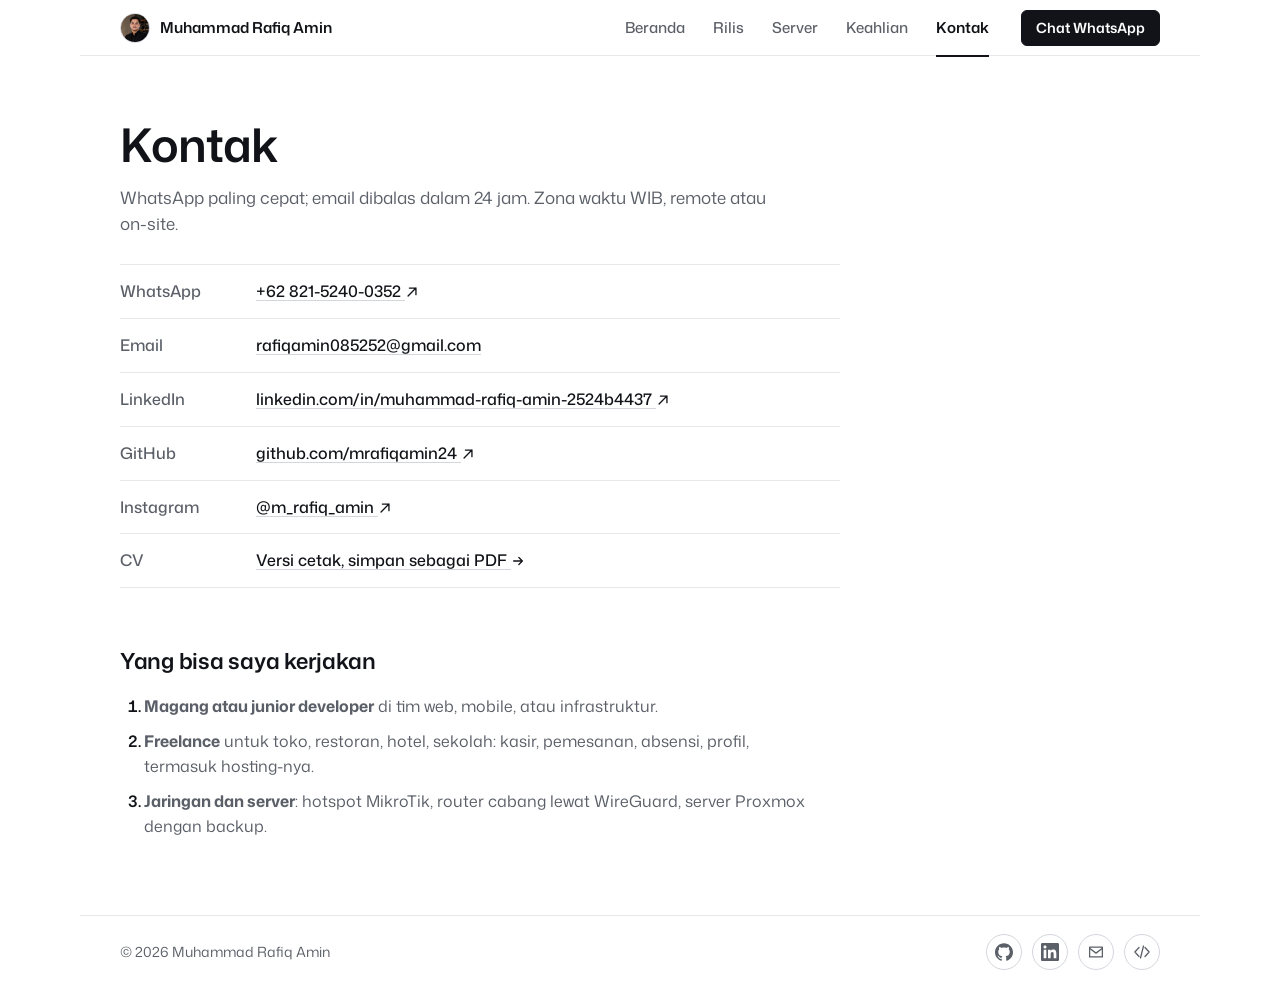
<file: kontak.html>
<!DOCTYPE html>
<html lang="id">
<head>
  <meta charset="UTF-8" />
  <meta name="viewport" content="width=device-width, initial-scale=1.0" />
  <title>Kontak — Muhammad Rafiq Amin</title>
  <meta name="description" content="Hubungi Muhammad Rafiq Amin: WhatsApp, email, LinkedIn, GitHub, dan CV versi cetak. Terbuka untuk magang, freelance, dan full-time." />
  <meta name="author" content="Muhammad Rafiq Amin" />
  <link rel="canonical" href="https://mra1.my.id/kontak.html" />
  <meta name="theme-color" content="#ffffff" />
  <script>document.documentElement.classList.add("js");</script>
  <meta property="og:type" content="website" />
  <meta property="og:locale" content="id_ID" />
  <meta property="og:title" content="Kontak — Muhammad Rafiq Amin" />
  <meta property="og:description" content="WhatsApp paling cepat. Email dibalas dalam 24 jam." />
  <meta property="og:url" content="https://mra1.my.id/kontak.html" />
  <meta property="og:image" content="https://mra1.my.id/img/og-cover.jpg?v=20260916c" />
  <meta name="twitter:card" content="summary_large_image" />
  <link rel="icon" href="img/favicon.png" type="image/png" />
  <link rel="apple-touch-icon" href="img/apple-touch-icon.png" />
  <link rel="preload" href="fonts/mona-sans.woff2" as="font" type="font/woff2" crossorigin />
  <link rel="stylesheet" href="style.css?v=20260916c" />
</head>
<body>
  <svg width="0" height="0" class="sprite" aria-hidden="true" focusable="false">
    <symbol id="i-out" viewBox="0 0 16 16"><path d="M5 3.5h7.5V11M12.5 3.5 3.5 12.5" fill="none" stroke="currentColor" stroke-width="1.5" stroke-linecap="round" stroke-linejoin="round" /></symbol>
    <symbol id="i-right" viewBox="0 0 16 16"><path d="M3 8h10M9 4l4 4-4 4" fill="none" stroke="currentColor" stroke-width="1.5" stroke-linecap="round" stroke-linejoin="round" /></symbol>
    <symbol id="i-github" viewBox="0 0 24 24"><path fill="currentColor" d="M12 .297c-6.63 0-12 5.373-12 12 0 5.303 3.438 9.8 8.205 11.385.6.113.82-.258.82-.577 0-.285-.01-1.04-.015-2.04-3.338.724-4.042-1.61-4.042-1.61C4.422 18.07 3.633 17.7 3.633 17.7c-1.087-.744.084-.729.084-.729 1.205.084 1.838 1.236 1.838 1.236 1.07 1.835 2.809 1.305 3.495.998.108-.776.417-1.305.76-1.605-2.665-.3-5.466-1.332-5.466-5.93 0-1.31.465-2.38 1.235-3.22-.135-.303-.54-1.523.105-3.176 0 0 1.005-.322 3.3 1.23.96-.267 1.98-.399 3-.405 1.02.006 2.04.138 3 .405 2.28-1.552 3.285-1.23 3.285-1.23.645 1.653.24 2.873.12 3.176.765.84 1.23 1.91 1.23 3.22 0 4.61-2.805 5.625-5.475 5.92.42.36.81 1.096.81 2.22 0 1.606-.015 2.896-.015 3.286 0 .315.21.69.825.57C20.565 22.092 24 17.592 24 12.297c0-6.627-5.373-12-12-12"/></symbol>
    <symbol id="i-linkedin" viewBox="0 0 24 24"><path fill="currentColor" d="M20.447 20.452h-3.554v-5.569c0-1.328-.027-3.037-1.852-3.037-1.853 0-2.136 1.445-2.136 2.939v5.667H9.351V9h3.414v1.561h.046c.477-.9 1.637-1.85 3.37-1.85 3.601 0 4.267 2.37 4.267 5.455v6.286zM5.337 7.433c-1.144 0-2.063-.926-2.063-2.065 0-1.138.92-2.063 2.063-2.063 1.14 0 2.064.925 2.064 2.063 0 1.139-.925 2.065-2.064 2.065zm1.782 13.019H3.555V9h3.564v11.452zM22.225 0H1.771C.792 0 0 .774 0 1.729v20.542C0 23.227.792 24 1.771 24h20.451C23.2 24 24 23.227 24 22.271V1.729C24 .774 23.2 0 22.222 0h.003z"/></symbol>
    <symbol id="i-mail" viewBox="0 0 24 24"><path d="M3.5 5.5h17v13h-17z" fill="none" stroke="currentColor" stroke-width="1.7" stroke-linejoin="round"/><path d="m3.5 7 8.5 6.5L20.5 7" fill="none" stroke="currentColor" stroke-width="1.7" stroke-linejoin="round"/></symbol>
    <symbol id="i-code" viewBox="0 0 24 24"><path d="m8 6-5.5 6L8 18M16 6l5.5 6L16 18M14 4l-4 16" fill="none" stroke="currentColor" stroke-width="1.7" stroke-linecap="round" stroke-linejoin="round"/></symbol>
  </svg>
  <a class="skip-link" href="#isi">Langsung ke isi</a>

  <header class="topbar" id="topbar">
    <a class="brand" href="index.html">
      <img class="brand-avatar" src="img/avatar.webp" alt="" width="64" height="64" />
      <span class="brand-name">Muhammad Rafiq Amin</span>
    </a>
    <nav class="site-nav" id="site-nav" aria-label="Halaman">
      <ul>
        <li><a href="index.html">Beranda</a></li>
        <li><a href="rilis.html">Rilis</a></li>
        <li><a href="server.html">Server</a></li>
        <li><a href="keahlian.html">Keahlian</a></li>
        <li><a href="kontak.html" aria-current="page">Kontak</a></li>
      </ul>
    </nav>
    <a class="btn btn-primary btn-sm nav-cta" href="https://wa.me/6282152400352?text=Halo%20Rafiq%2C%20saya%20lihat%20portofolio%20Anda" target="_blank" rel="noopener">Chat WhatsApp</a>
    <button type="button" class="nav-toggle" aria-expanded="false" aria-controls="site-nav" aria-label="Buka menu">
      <svg class="ico-menu" viewBox="0 0 20 20" aria-hidden="true" focusable="false"><path class="l1" d="M3 6h14" /><path class="l2" d="M3 10h14" /><path class="l3" d="M3 14h14" /></svg>
    </button>
  </header>

  <main id="isi">
    <section class="page-first" aria-labelledby="ttl-kontak">
      <div class="page-head">
        <h1 id="ttl-kontak">Kontak</h1>
        <p>WhatsApp paling cepat; email dibalas dalam 24 jam. Zona waktu WIB, remote atau on-site.</p>
      </div>

      <ul class="contacts">
        <li><span>WhatsApp</span><a href="https://wa.me/6282152400352?text=Halo%20Rafiq%2C%20saya%20lihat%20portofolio%20Anda" target="_blank" rel="noopener">+62 821-5240-0352 <svg class="ico" aria-hidden="true" focusable="false"><use href="#i-out" /></svg></a></li>
        <li><span>Email</span><a href="mailto:rafiqamin085252@gmail.com?subject=Peluang%20kerja%20sama">rafiqamin085252@gmail.com</a></li>
        <li><span>LinkedIn</span><a href="https://www.linkedin.com/in/muhammad-rafiq-amin-2524b4437" target="_blank" rel="noopener">linkedin.com/in/muhammad-rafiq-amin-2524b4437 <svg class="ico" aria-hidden="true" focusable="false"><use href="#i-out" /></svg></a></li>
        <li><span>GitHub</span><a href="https://github.com/mrafiqamin24" target="_blank" rel="noopener">github.com/mrafiqamin24 <svg class="ico" aria-hidden="true" focusable="false"><use href="#i-out" /></svg></a></li>
        <li><span>Instagram</span><a href="https://instagram.com/m_rafiq_amin" target="_blank" rel="noopener">@m_rafiq_amin <svg class="ico" aria-hidden="true" focusable="false"><use href="#i-out" /></svg></a></li>
        <li><span>CV</span><a href="cv.html?v=20260916c">Versi cetak, simpan sebagai PDF <svg class="ico" aria-hidden="true" focusable="false"><use href="#i-right" /></svg></a></li>
      </ul>

      <h2 class="how-title">Yang bisa saya kerjakan</h2>
      <ol class="how">
        <li><strong>Magang atau junior developer</strong> di tim web, mobile, atau infrastruktur.</li>
        <li><strong>Freelance</strong> untuk toko, restoran, hotel, sekolah: kasir, pemesanan, absensi, profil, termasuk hosting-nya.</li>
        <li><strong>Jaringan dan server</strong>: hotspot MikroTik, router cabang lewat WireGuard, server Proxmox dengan backup.</li>
      </ol>
    </section>
  </main>

  <footer class="colophon">
    <p>© <span id="year">2026</span> Muhammad Rafiq Amin</p>
    <nav class="foot-links" aria-label="Tautan">
      <a href="https://github.com/mrafiqamin24" target="_blank" rel="noopener" aria-label="GitHub" title="GitHub"><svg class="fi" aria-hidden="true" focusable="false"><use href="#i-github" /></svg></a>
      <a href="https://www.linkedin.com/in/muhammad-rafiq-amin-2524b4437" target="_blank" rel="noopener" aria-label="LinkedIn" title="LinkedIn"><svg class="fi" aria-hidden="true" focusable="false"><use href="#i-linkedin" /></svg></a>
      <a href="mailto:rafiqamin085252@gmail.com?subject=Peluang%20kerja%20sama" aria-label="Email" title="Email"><svg class="fi" aria-hidden="true" focusable="false"><use href="#i-mail" /></svg></a>
      <a href="https://github.com/mrafiqamin24/PortFolio" target="_blank" rel="noopener" aria-label="Kode sumber halaman ini" title="Kode sumber halaman ini"><svg class="fi" aria-hidden="true" focusable="false"><use href="#i-code" /></svg></a>
    </nav>
  </footer>

  <script src="script.js?v=20260916c" defer></script>
</body>
</html>
</file>
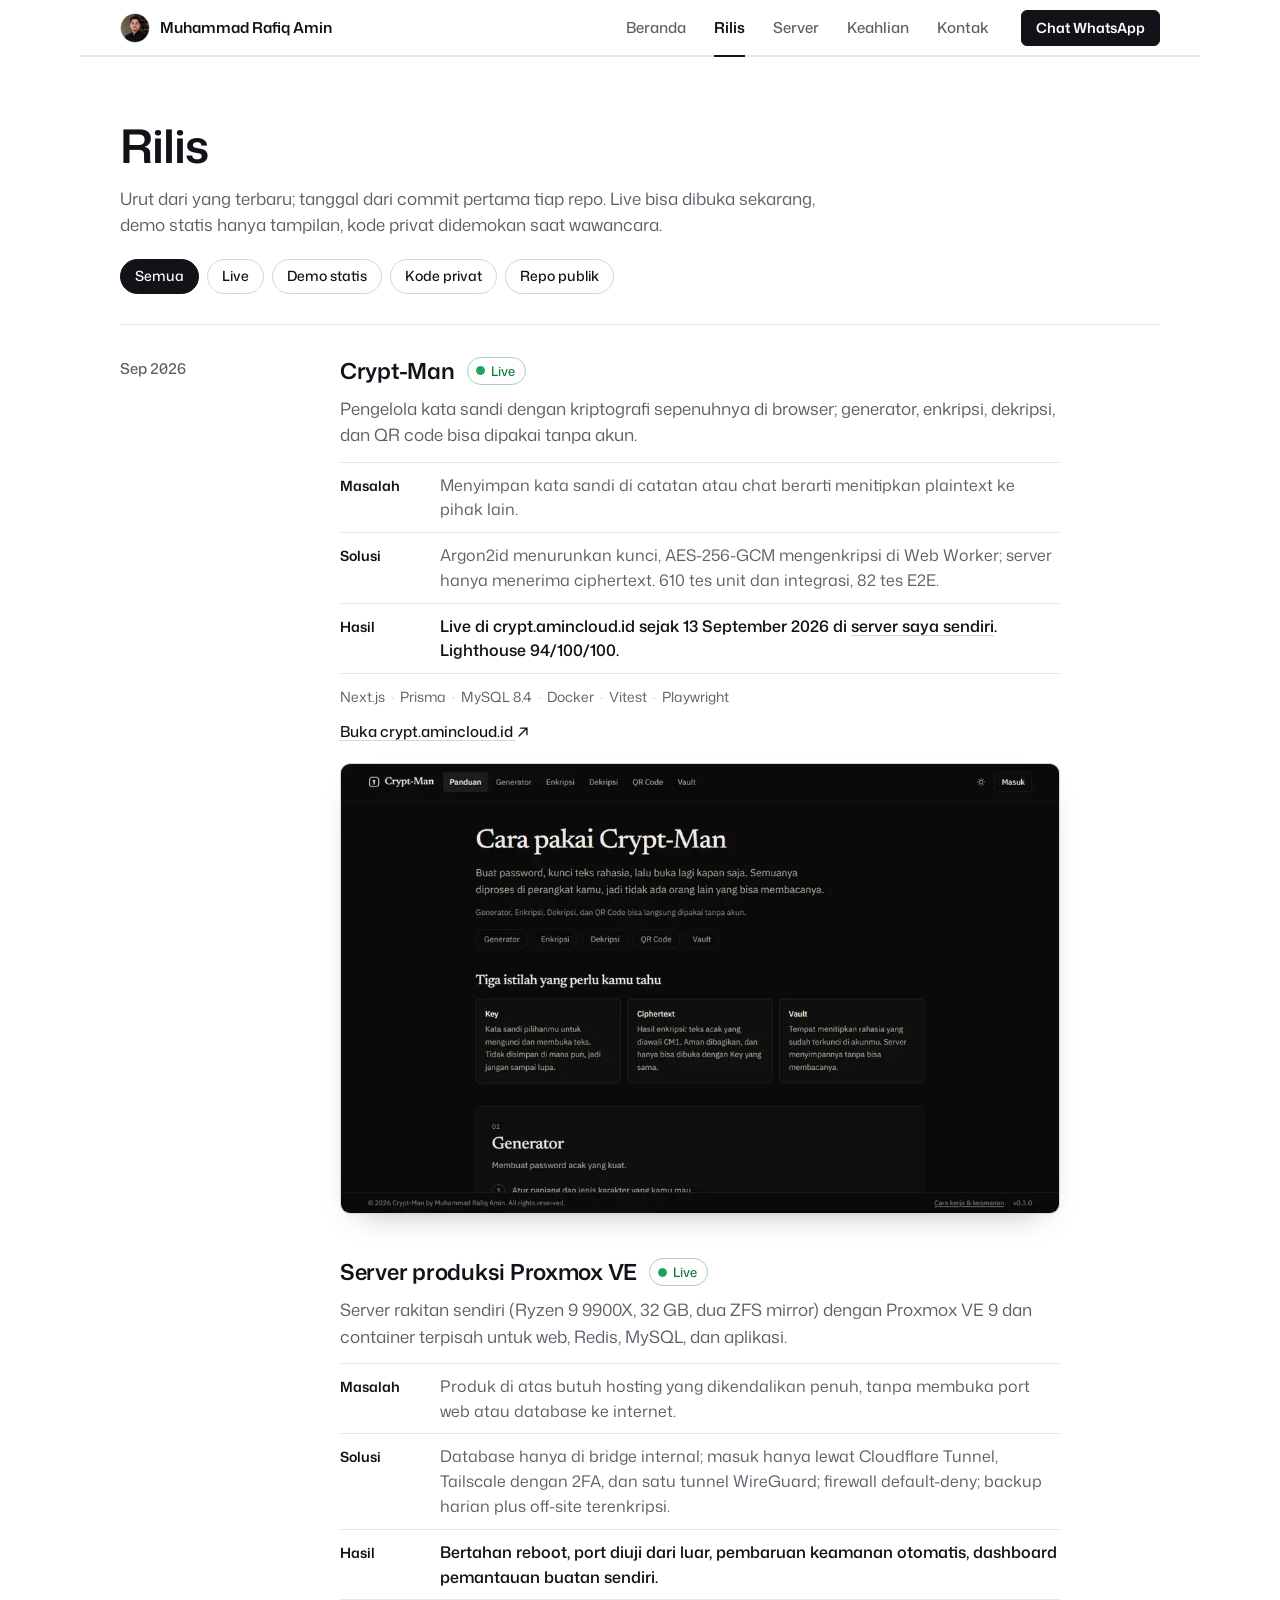
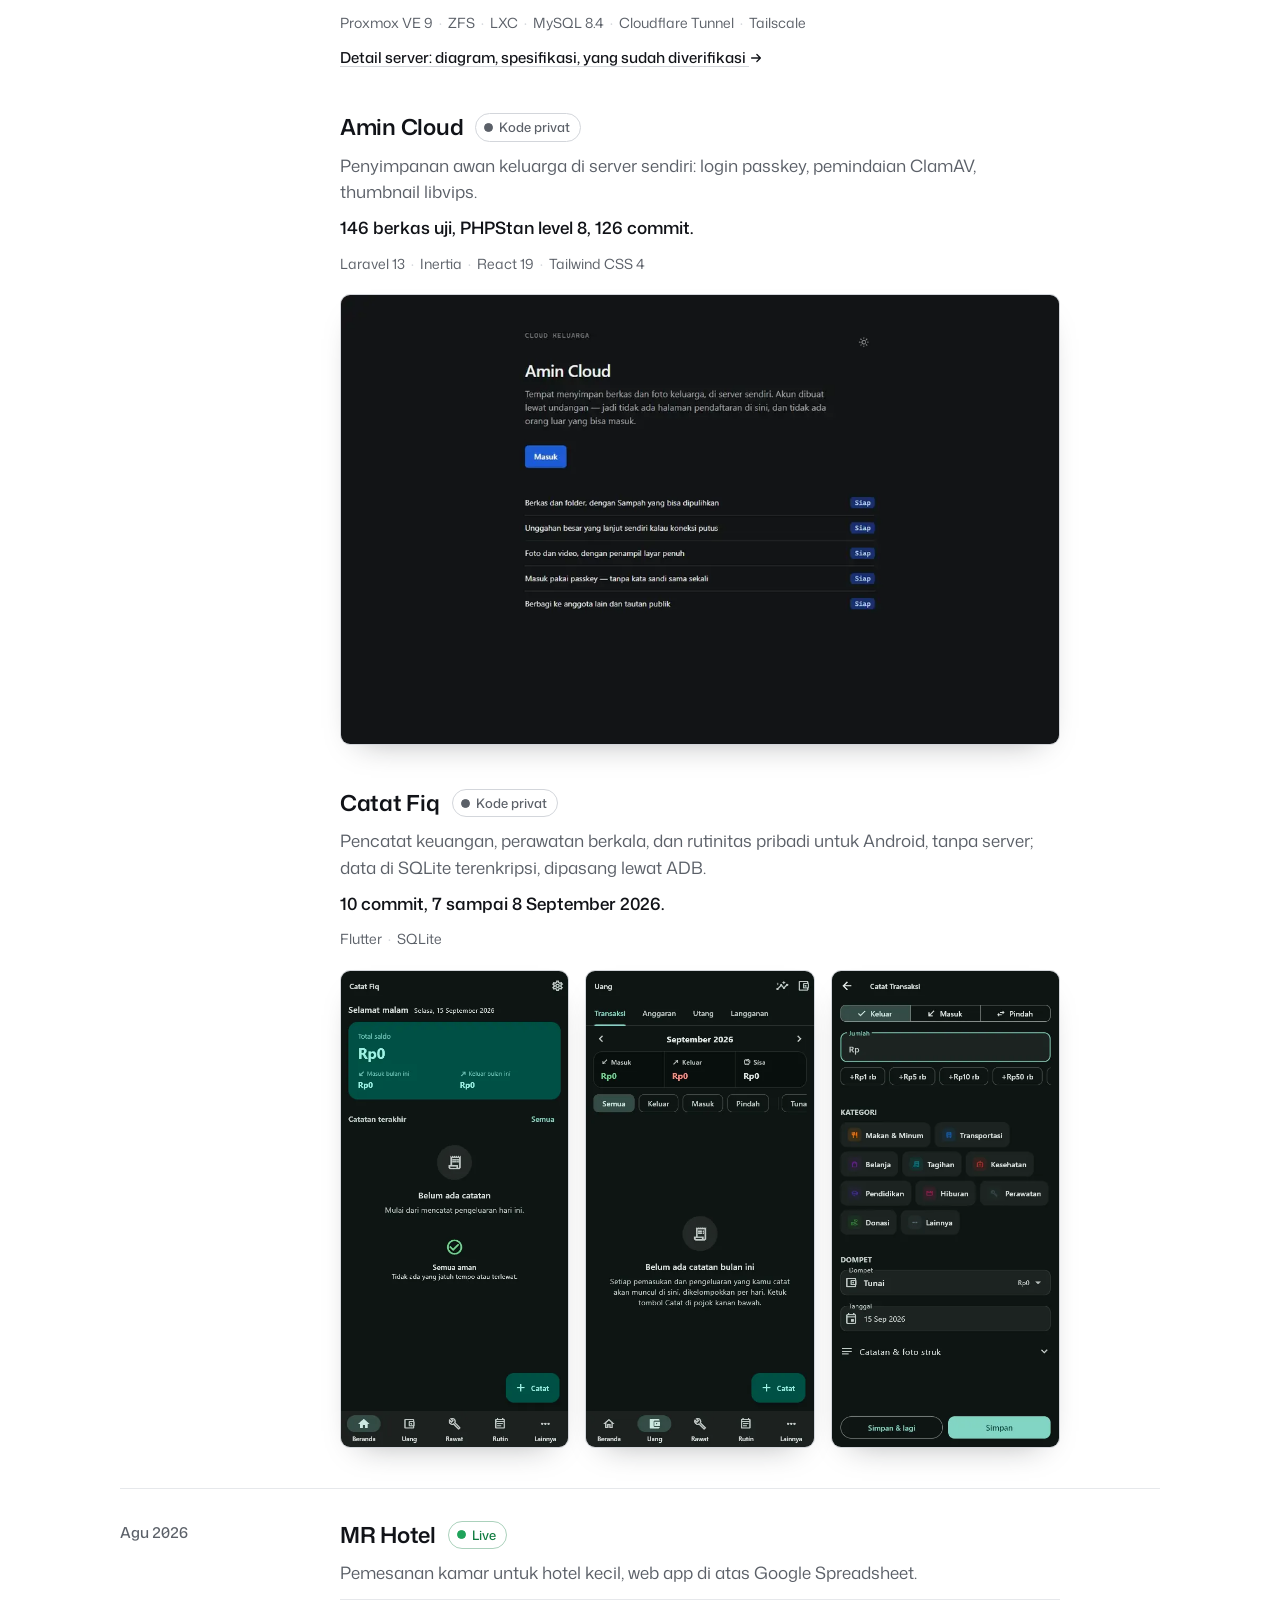
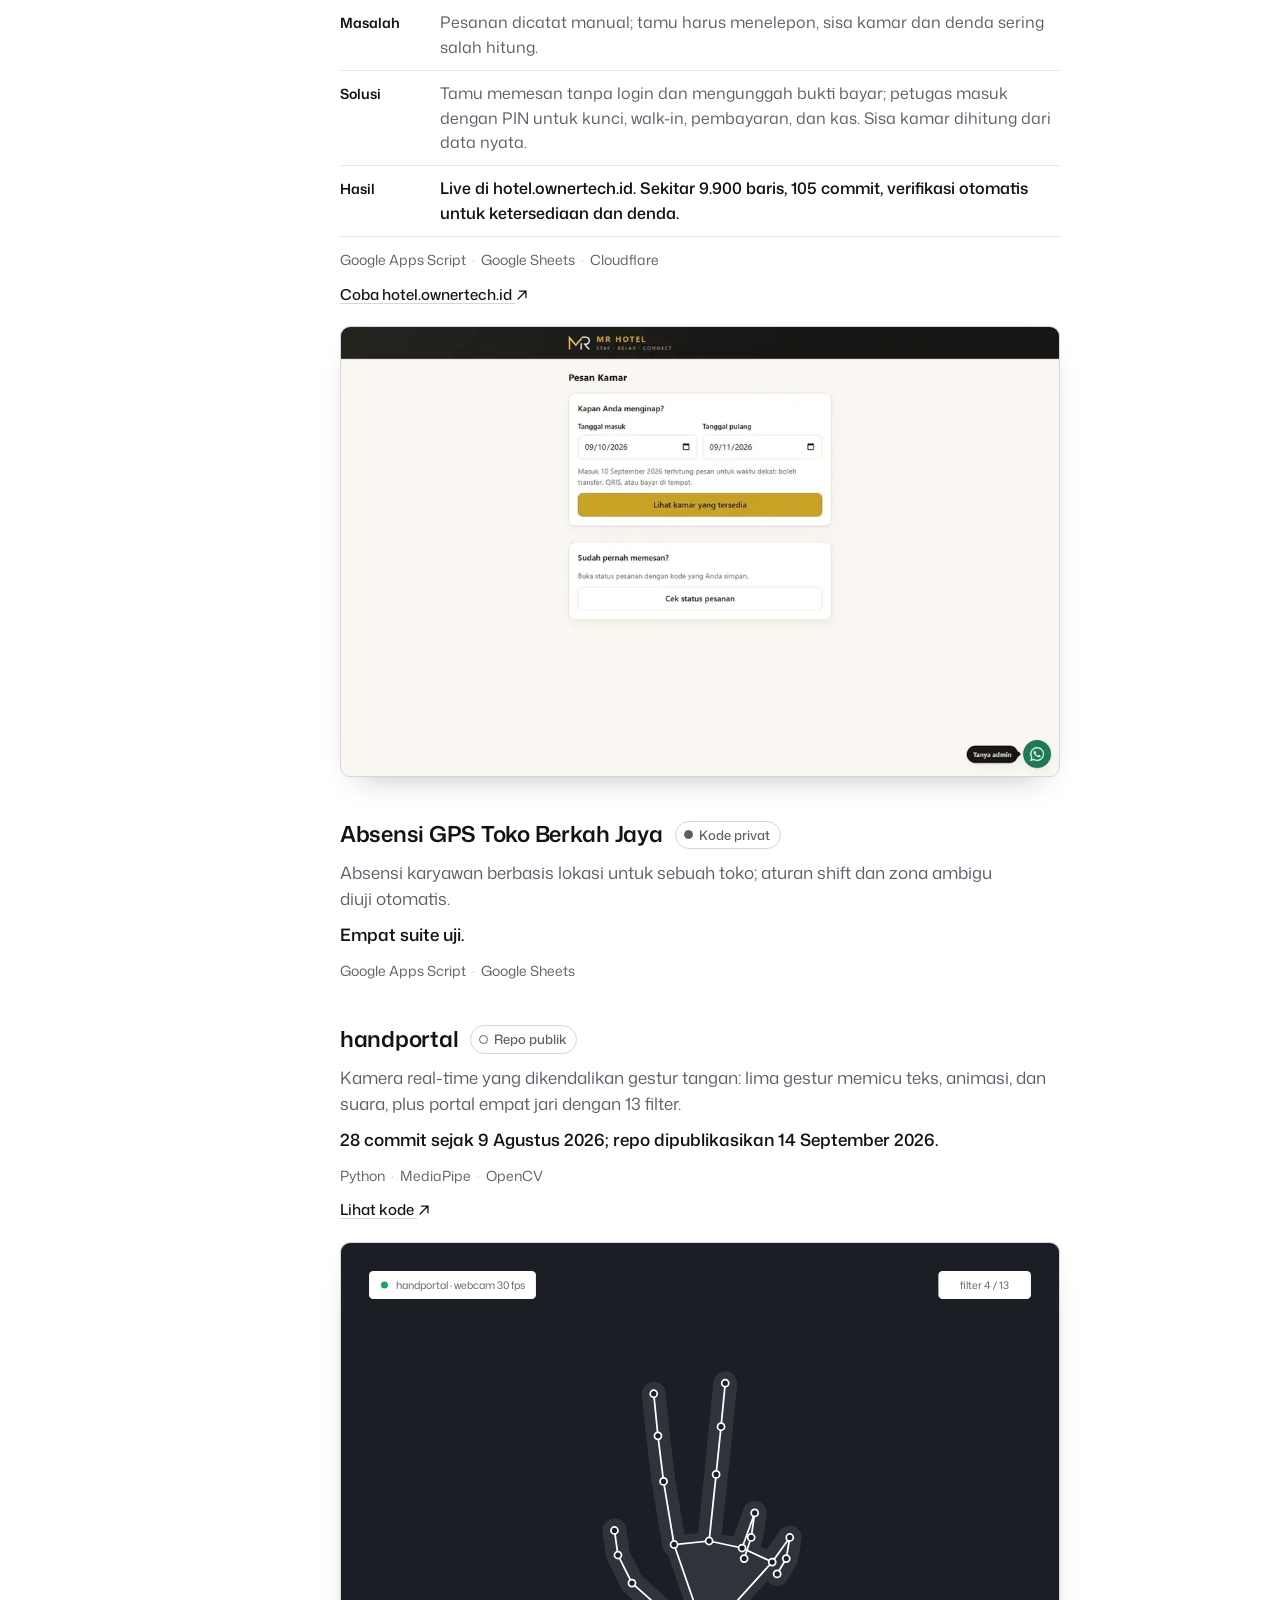
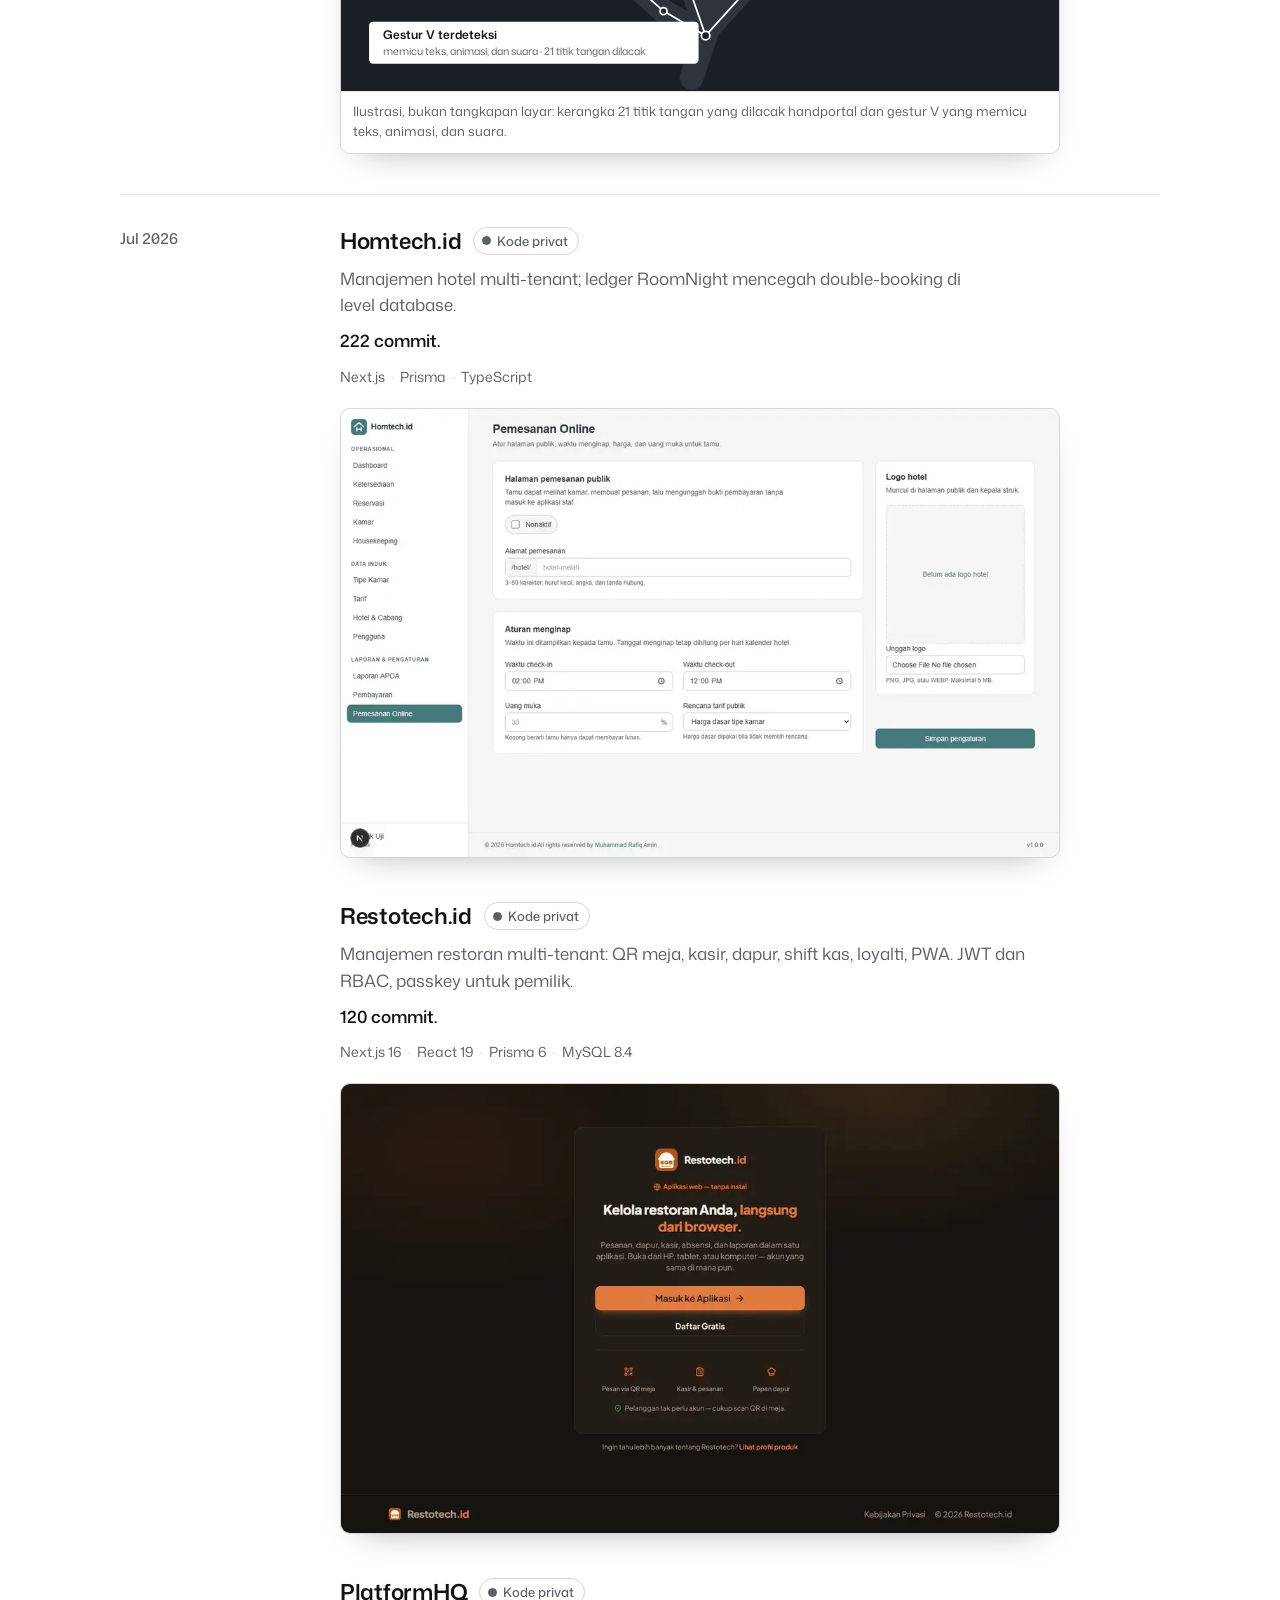
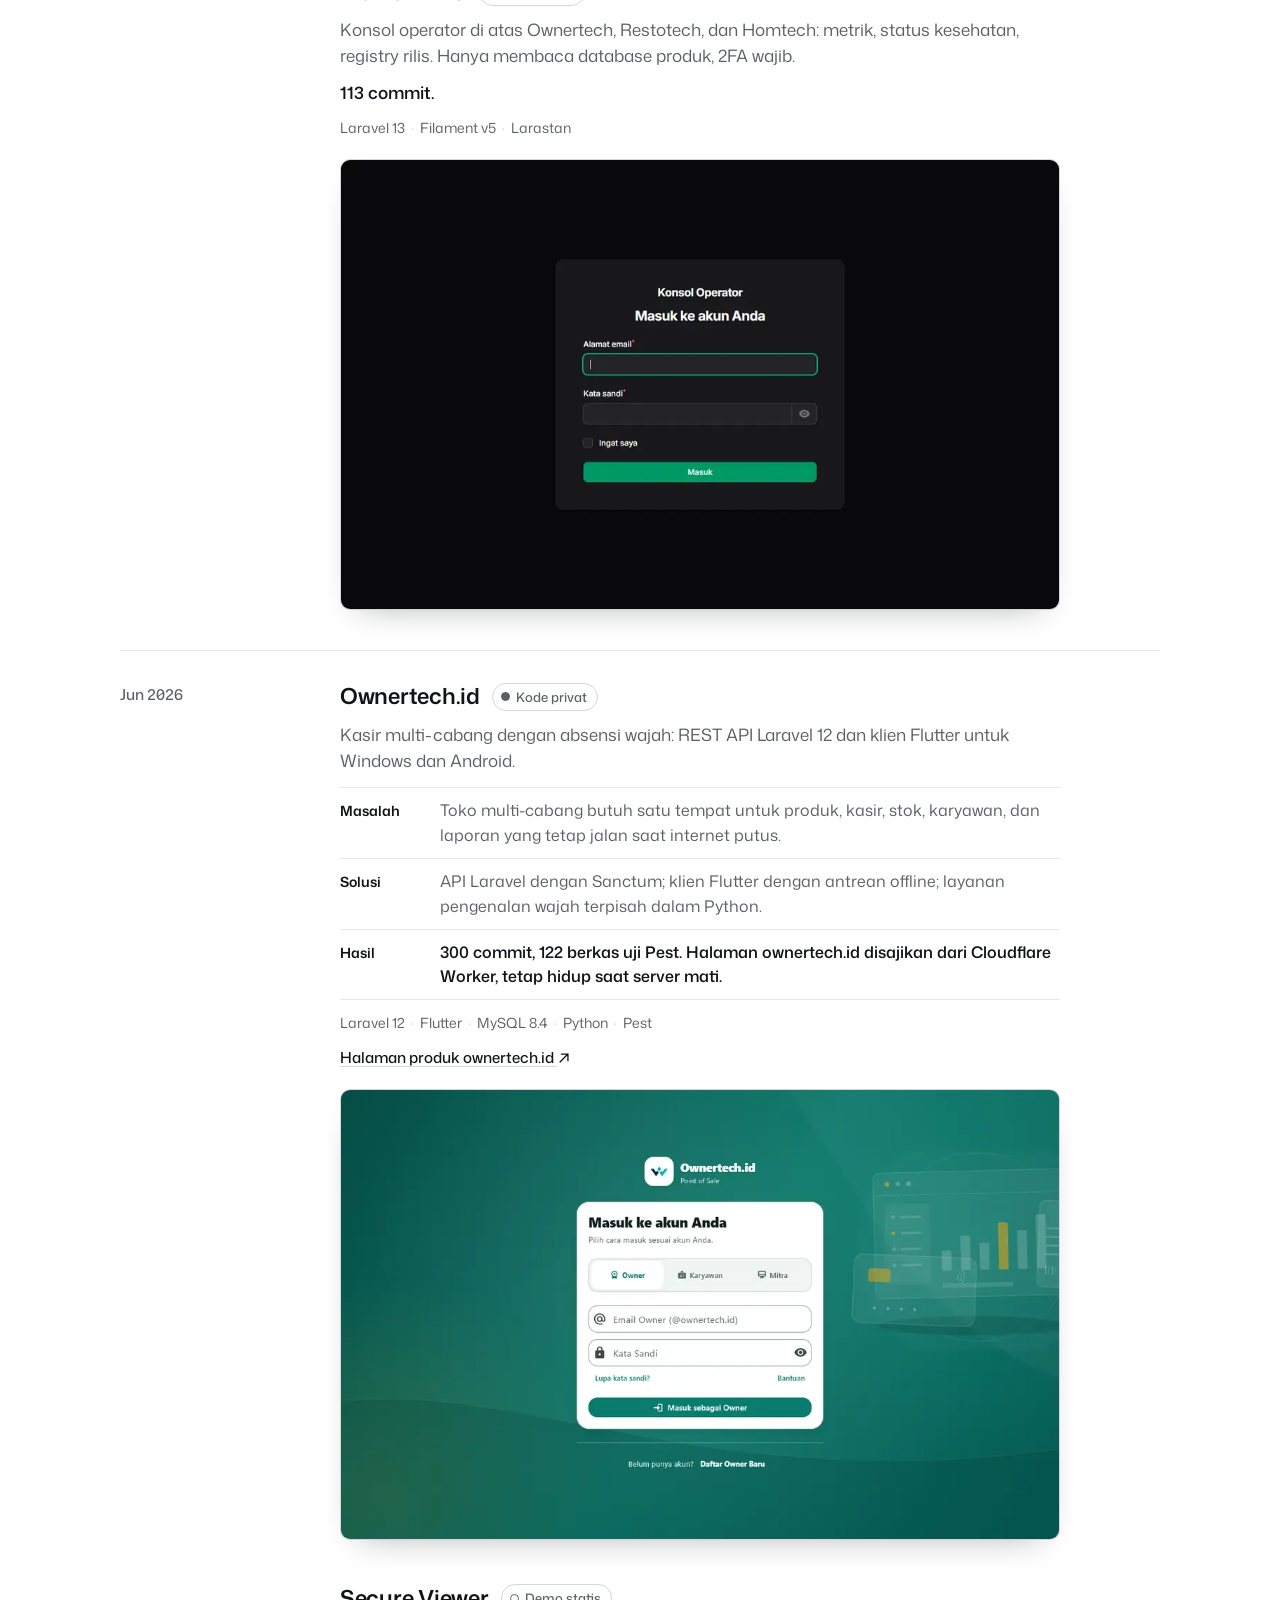
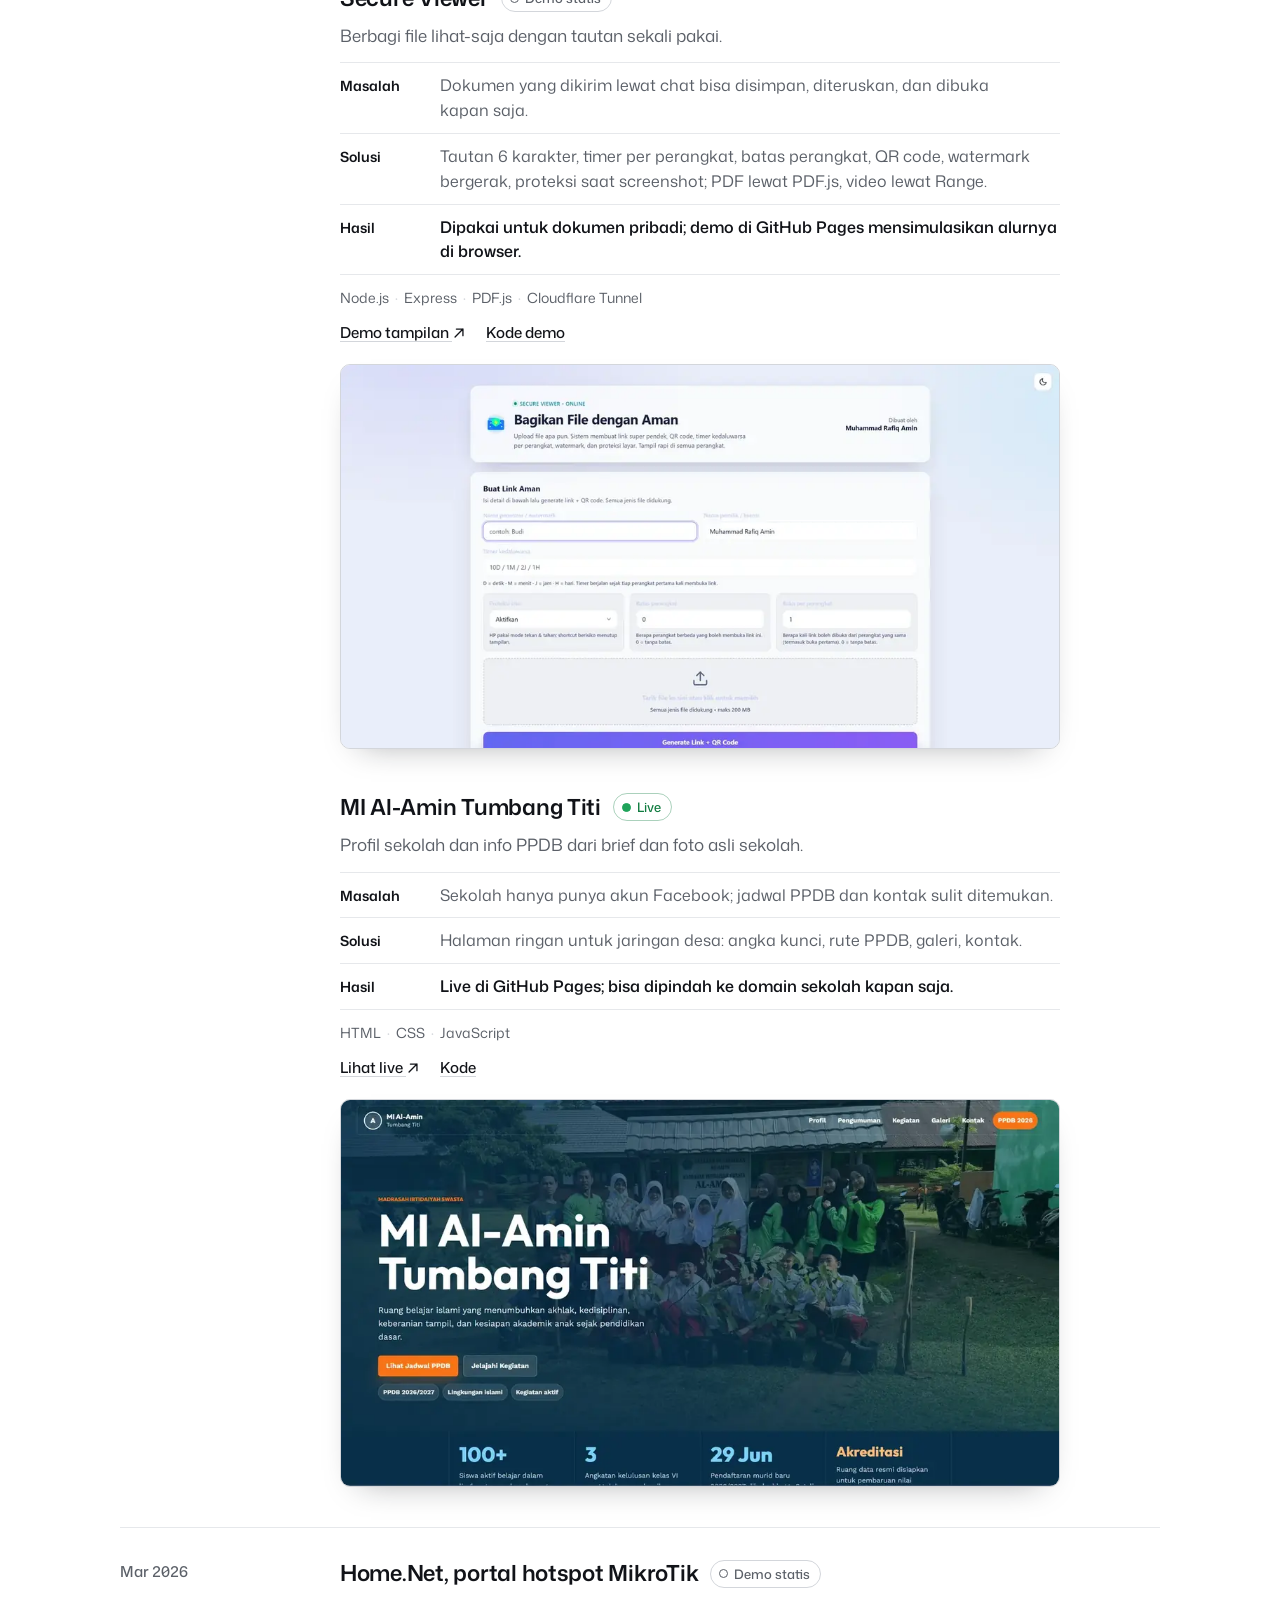
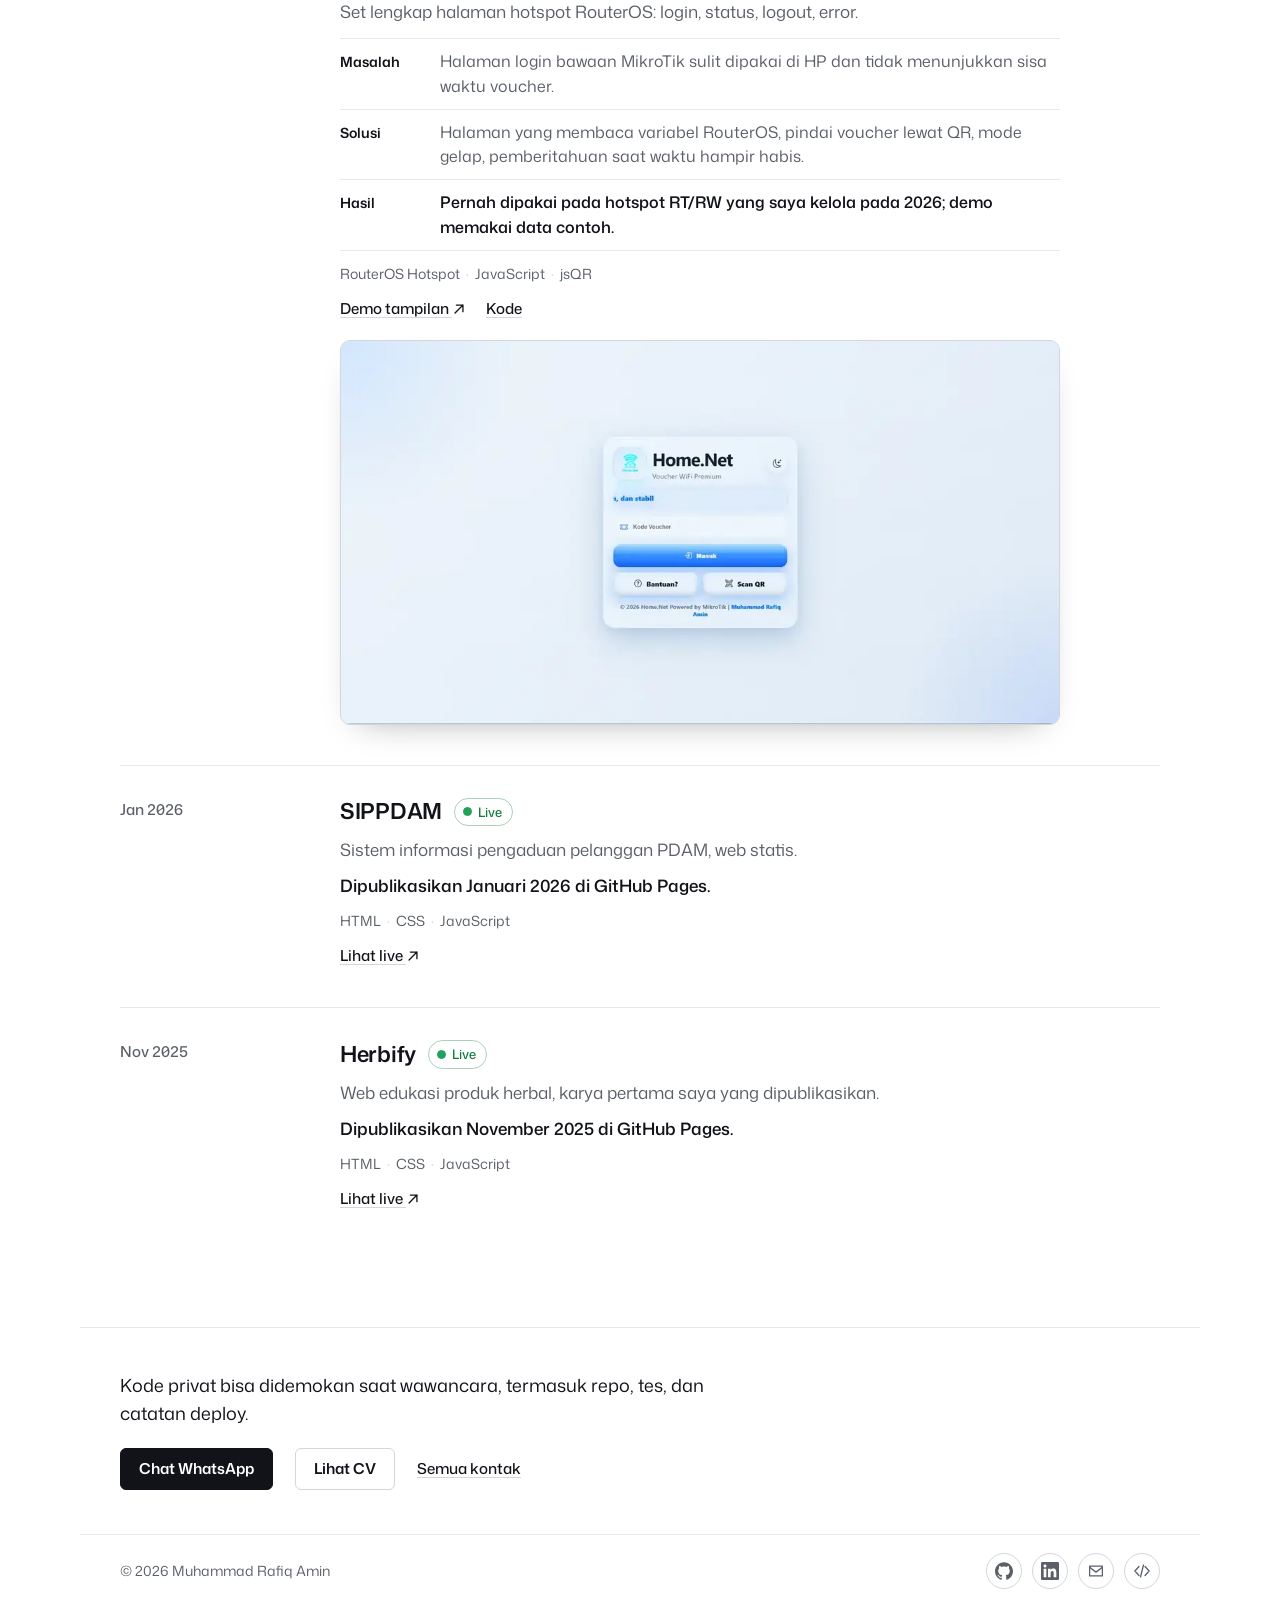
<file: rilis.html>
<!DOCTYPE html>
<html lang="id">
<head>
  <meta charset="UTF-8" />
  <meta name="viewport" content="width=device-width, initial-scale=1.0" />
  <title>Rilis — Muhammad Rafiq Amin</title>
  <meta name="description" content="Semua project Muhammad Rafiq Amin sebagai daftar rilis bertanggal: masalah, solusi, hasil, status live atau demo, dan tautannya." />
  <meta name="author" content="Muhammad Rafiq Amin" />
  <link rel="canonical" href="https://mra1.my.id/rilis.html" />
  <meta name="theme-color" content="#ffffff" />
  <script>document.documentElement.classList.add("js");</script>
  <meta property="og:type" content="website" />
  <meta property="og:locale" content="id_ID" />
  <meta property="og:title" content="Rilis — Muhammad Rafiq Amin" />
  <meta property="og:description" content="Semua project sebagai daftar rilis bertanggal: masalah, solusi, hasil, dan status yang bisa dicek." />
  <meta property="og:url" content="https://mra1.my.id/rilis.html" />
  <meta property="og:image" content="https://mra1.my.id/img/og-cover.jpg?v=20260916c" />
  <meta name="twitter:card" content="summary_large_image" />
  <link rel="icon" href="img/favicon.png" type="image/png" />
  <link rel="apple-touch-icon" href="img/apple-touch-icon.png" />
  <link rel="preload" href="fonts/mona-sans.woff2" as="font" type="font/woff2" crossorigin />
  <link rel="stylesheet" href="style.css?v=20260916c" />
</head>
<body>
  <svg width="0" height="0" class="sprite" aria-hidden="true" focusable="false">
    <symbol id="i-out" viewBox="0 0 16 16"><path d="M5 3.5h7.5V11M12.5 3.5 3.5 12.5" fill="none" stroke="currentColor" stroke-width="1.5" stroke-linecap="round" stroke-linejoin="round" /></symbol>
    <symbol id="i-right" viewBox="0 0 16 16"><path d="M3 8h10M9 4l4 4-4 4" fill="none" stroke="currentColor" stroke-width="1.5" stroke-linecap="round" stroke-linejoin="round" /></symbol>
    <symbol id="i-github" viewBox="0 0 24 24"><path fill="currentColor" d="M12 .297c-6.63 0-12 5.373-12 12 0 5.303 3.438 9.8 8.205 11.385.6.113.82-.258.82-.577 0-.285-.01-1.04-.015-2.04-3.338.724-4.042-1.61-4.042-1.61C4.422 18.07 3.633 17.7 3.633 17.7c-1.087-.744.084-.729.084-.729 1.205.084 1.838 1.236 1.838 1.236 1.07 1.835 2.809 1.305 3.495.998.108-.776.417-1.305.76-1.605-2.665-.3-5.466-1.332-5.466-5.93 0-1.31.465-2.38 1.235-3.22-.135-.303-.54-1.523.105-3.176 0 0 1.005-.322 3.3 1.23.96-.267 1.98-.399 3-.405 1.02.006 2.04.138 3 .405 2.28-1.552 3.285-1.23 3.285-1.23.645 1.653.24 2.873.12 3.176.765.84 1.23 1.91 1.23 3.22 0 4.61-2.805 5.625-5.475 5.92.42.36.81 1.096.81 2.22 0 1.606-.015 2.896-.015 3.286 0 .315.21.69.825.57C20.565 22.092 24 17.592 24 12.297c0-6.627-5.373-12-12-12"/></symbol>
    <symbol id="i-linkedin" viewBox="0 0 24 24"><path fill="currentColor" d="M20.447 20.452h-3.554v-5.569c0-1.328-.027-3.037-1.852-3.037-1.853 0-2.136 1.445-2.136 2.939v5.667H9.351V9h3.414v1.561h.046c.477-.9 1.637-1.85 3.37-1.85 3.601 0 4.267 2.37 4.267 5.455v6.286zM5.337 7.433c-1.144 0-2.063-.926-2.063-2.065 0-1.138.92-2.063 2.063-2.063 1.14 0 2.064.925 2.064 2.063 0 1.139-.925 2.065-2.064 2.065zm1.782 13.019H3.555V9h3.564v11.452zM22.225 0H1.771C.792 0 0 .774 0 1.729v20.542C0 23.227.792 24 1.771 24h20.451C23.2 24 24 23.227 24 22.271V1.729C24 .774 23.2 0 22.222 0h.003z"/></symbol>
    <symbol id="i-mail" viewBox="0 0 24 24"><path d="M3.5 5.5h17v13h-17z" fill="none" stroke="currentColor" stroke-width="1.7" stroke-linejoin="round"/><path d="m3.5 7 8.5 6.5L20.5 7" fill="none" stroke="currentColor" stroke-width="1.7" stroke-linejoin="round"/></symbol>
    <symbol id="i-code" viewBox="0 0 24 24"><path d="m8 6-5.5 6L8 18M16 6l5.5 6L16 18M14 4l-4 16" fill="none" stroke="currentColor" stroke-width="1.7" stroke-linecap="round" stroke-linejoin="round"/></symbol>
  </svg>
  <a class="skip-link" href="#isi">Langsung ke isi</a>

  <header class="topbar" id="topbar">
    <a class="brand" href="index.html">
      <img class="brand-avatar" src="img/avatar.webp" alt="" width="64" height="64" />
      <span class="brand-name">Muhammad Rafiq Amin</span>
    </a>
    <nav class="site-nav" id="site-nav" aria-label="Halaman">
      <ul>
        <li><a href="index.html">Beranda</a></li>
        <li><a href="rilis.html" aria-current="page">Rilis</a></li>
        <li><a href="server.html">Server</a></li>
        <li><a href="keahlian.html">Keahlian</a></li>
        <li><a href="kontak.html">Kontak</a></li>
      </ul>
    </nav>
    <a class="btn btn-primary btn-sm nav-cta" href="https://wa.me/6282152400352?text=Halo%20Rafiq%2C%20saya%20lihat%20portofolio%20Anda" target="_blank" rel="noopener">Chat WhatsApp</a>
    <button type="button" class="nav-toggle" aria-expanded="false" aria-controls="site-nav" aria-label="Buka menu">
      <svg class="ico-menu" viewBox="0 0 20 20" aria-hidden="true" focusable="false"><path class="l1" d="M3 6h14" /><path class="l2" d="M3 10h14" /><path class="l3" d="M3 14h14" /></svg>
    </button>
  </header>

  <main id="isi">
    <section class="log-section page-first" aria-labelledby="ttl-rilis">
      <div class="page-head">
        <h1 id="ttl-rilis">Rilis</h1>
        <p>Urut dari yang terbaru; tanggal dari commit pertama tiap repo. Live bisa dibuka sekarang, demo statis hanya tampilan, kode privat didemokan saat wawancara.</p>
        <div class="filters" role="group" aria-label="Saring rilis menurut status">
          <button type="button" class="chip" data-filter="all" aria-pressed="true">Semua</button>
          <button type="button" class="chip" data-filter="live" aria-pressed="false">Live</button>
          <button type="button" class="chip" data-filter="demo" aria-pressed="false">Demo statis</button>
          <button type="button" class="chip" data-filter="private" aria-pressed="false">Kode privat</button>
          <button type="button" class="chip" data-filter="public" aria-pressed="false">Repo publik</button>
        </div>
      </div>

      <div class="log">

        <div class="month">
          <p class="when"><time datetime="2026-09">Sep 2026</time></p>
          <div class="entries">
            <article class="release" data-status="live" id="crypt-man">
              <h2>Crypt-Man <span class="status status-live">Live</span></h2>
              <p class="desc">Pengelola kata sandi dengan kriptografi sepenuhnya di browser; generator, enkripsi, dekripsi, dan QR code bisa dipakai tanpa akun.</p>
              <dl class="case">
                <div><dt>Masalah</dt><dd>Menyimpan kata sandi di catatan atau chat berarti menitipkan plaintext ke pihak lain.</dd></div>
                <div><dt>Solusi</dt><dd>Argon2id menurunkan kunci, AES-256-GCM mengenkripsi di Web Worker; server hanya menerima ciphertext. 610 tes unit dan integrasi, 82 tes E2E.</dd></div>
                <div><dt>Hasil</dt><dd>Live di crypt.amincloud.id sejak 13 September 2026 di <a href="server.html">server saya sendiri</a>. Lighthouse 94/100/100.</dd></div>
              </dl>
              <ul class="tags" aria-label="Stack"><li>Next.js</li><li>Prisma</li><li>MySQL 8.4</li><li>Docker</li><li>Vitest</li><li>Playwright</li></ul>
              <p class="links"><a href="https://crypt.amincloud.id" target="_blank" rel="noopener">Buka crypt.amincloud.id <svg class="ico" aria-hidden="true" focusable="false"><use href="#i-out" /></svg></a></p>
              <figure class="shot">
                <a href="https://crypt.amincloud.id" target="_blank" rel="noopener" aria-label="Buka Crypt-Man yang sedang live">
                  <img src="img/projects/crypt-man.webp" alt="Halaman panduan Crypt-Man yang sedang live: cara pakai, tiga istilah kunci, dan menu Generator, Enkripsi, Dekripsi, QR Code, Vault" width="1024" height="640" loading="lazy" />
                </a>
              </figure>
            </article>

            <article class="release" data-status="live" id="server">
              <h2>Server produksi Proxmox VE <span class="status status-live">Live</span></h2>
              <p class="desc">Server rakitan sendiri (Ryzen 9 9900X, 32 GB, dua ZFS mirror) dengan Proxmox VE 9 dan container terpisah untuk web, Redis, MySQL, dan aplikasi.</p>
              <dl class="case">
                <div><dt>Masalah</dt><dd>Produk di atas butuh hosting yang dikendalikan penuh, tanpa membuka port web atau database ke internet.</dd></div>
                <div><dt>Solusi</dt><dd>Database hanya di bridge internal; masuk hanya lewat Cloudflare Tunnel, Tailscale dengan 2FA, dan satu tunnel WireGuard; firewall default-deny; backup harian plus off-site terenkripsi.</dd></div>
                <div><dt>Hasil</dt><dd>Bertahan reboot, port diuji dari luar, pembaruan keamanan otomatis, dashboard pemantauan buatan sendiri.</dd></div>
              </dl>
              <ul class="tags" aria-label="Stack"><li>Proxmox VE 9</li><li>ZFS</li><li>LXC</li><li>MySQL 8.4</li><li>Cloudflare Tunnel</li><li>Tailscale</li></ul>
              <p class="links"><a href="server.html">Detail server: diagram, spesifikasi, yang sudah diverifikasi <svg class="ico" aria-hidden="true" focusable="false"><use href="#i-right" /></svg></a></p>
            </article>

            <article class="release" data-status="private" id="amin-cloud">
              <h2>Amin Cloud <span class="status status-private">Kode privat</span></h2>
              <p class="desc">Penyimpanan awan keluarga di server sendiri: login passkey, pemindaian ClamAV, thumbnail libvips.</p>
              <p class="result">146 berkas uji, PHPStan level 8, 126 commit.</p>
              <ul class="tags" aria-label="Stack"><li>Laravel 13</li><li>Inertia</li><li>React 19</li><li>Tailwind CSS 4</li></ul>
              <figure class="shot">
                <img src="img/projects/amin-cloud.webp" alt="Halaman depan Amin Cloud: cloud keluarga di server sendiri, akun hanya lewat undangan, daftar fitur yang siap" width="1024" height="640" loading="lazy" />
              </figure>
            </article>

            <article class="release" data-status="private" id="catat-fiq">
              <h2>Catat Fiq <span class="status status-private">Kode privat</span></h2>
              <p class="desc">Pencatat keuangan, perawatan berkala, dan rutinitas pribadi untuk Android, tanpa server; data di SQLite terenkripsi, dipasang lewat ADB.</p>
              <p class="result">10 commit, 7 sampai 8 September 2026.</p>
              <ul class="tags" aria-label="Stack"><li>Flutter</li><li>SQLite</li></ul>
              <div class="shots-phone">
                <figure class="shot"><img src="img/projects/catat-fiq-beranda.webp" alt="Beranda Catat Fiq: total saldo, pemasukan dan pengeluaran bulan ini, catatan terakhir, navigasi Uang, Rawat, Rutin" width="430" height="900" loading="lazy" /></figure>
                <figure class="shot"><img src="img/projects/catat-fiq-uang.webp" alt="Tab Uang Catat Fiq: transaksi bulan September 2026 dengan ringkasan masuk, keluar, sisa, dan saringan" width="430" height="900" loading="lazy" /></figure>
                <figure class="shot"><img src="img/projects/catat-fiq-catat.webp" alt="Form Catat Transaksi Catat Fiq: jumlah, pilihan cepat, kategori, dompet, tanggal, catatan dan foto struk" width="430" height="900" loading="lazy" /></figure>
              </div>
            </article>
          </div>
        </div>

        <div class="month">
          <p class="when"><time datetime="2026-08">Agu 2026</time></p>
          <div class="entries">
            <article class="release" data-status="live" id="mr-hotel">
              <h2>MR Hotel <span class="status status-live">Live</span></h2>
              <p class="desc">Pemesanan kamar untuk hotel kecil, web app di atas Google Spreadsheet.</p>
              <dl class="case">
                <div><dt>Masalah</dt><dd>Pesanan dicatat manual; tamu harus menelepon, sisa kamar dan denda sering salah hitung.</dd></div>
                <div><dt>Solusi</dt><dd>Tamu memesan tanpa login dan mengunggah bukti bayar; petugas masuk dengan PIN untuk kunci, walk-in, pembayaran, dan kas. Sisa kamar dihitung dari data nyata.</dd></div>
                <div><dt>Hasil</dt><dd>Live di hotel.ownertech.id. Sekitar 9.900 baris, 105 commit, verifikasi otomatis untuk ketersediaan dan denda.</dd></div>
              </dl>
              <ul class="tags" aria-label="Stack"><li>Google Apps Script</li><li>Google Sheets</li><li>Cloudflare</li></ul>
              <p class="links"><a href="https://hotel.ownertech.id" target="_blank" rel="noopener">Coba hotel.ownertech.id <svg class="ico" aria-hidden="true" focusable="false"><use href="#i-out" /></svg></a></p>
              <figure class="shot">
                <a href="https://hotel.ownertech.id" target="_blank" rel="noopener" aria-label="Buka MR Hotel yang sedang live">
                  <img src="img/projects/mr-hotel.webp" alt="Halaman pesan kamar MR Hotel dengan pilihan tanggal masuk dan pulang" width="1024" height="640" loading="lazy" />
                </a>
              </figure>
            </article>

            <article class="release" data-status="private" id="absensi-gps">
              <h2>Absensi GPS Toko Berkah Jaya <span class="status status-private">Kode privat</span></h2>
              <p class="desc">Absensi karyawan berbasis lokasi untuk sebuah toko; aturan shift dan zona ambigu diuji otomatis.</p>
              <p class="result">Empat suite uji.</p>
              <ul class="tags" aria-label="Stack"><li>Google Apps Script</li><li>Google Sheets</li></ul>
            </article>

            <article class="release" data-status="public" id="handportal">
              <h2>handportal <span class="status status-public">Repo publik</span></h2>
              <p class="desc">Kamera real-time yang dikendalikan gestur tangan: lima gestur memicu teks, animasi, dan suara, plus portal empat jari dengan 13 filter.</p>
              <p class="result">28 commit sejak 9 Agustus 2026; repo dipublikasikan 14 September 2026.</p>
              <ul class="tags" aria-label="Stack"><li>Python</li><li>MediaPipe</li><li>OpenCV</li></ul>
              <p class="links"><a href="https://github.com/mrafiqamin24/handportal" target="_blank" rel="noopener">Lihat kode <svg class="ico" aria-hidden="true" focusable="false"><use href="#i-out" /></svg></a></p>
              <figure class="shot illus">
                <svg viewBox="0 0 1024 640" role="img" aria-labelledby="hpTitle" xmlns="http://www.w3.org/2000/svg">
                  <title id="hpTitle">Ilustrasi handportal: bingkai webcam dengan satu tangan membentuk gestur V, 21 titik sendi yang dilacak MediaPipe digambar sebagai kerangka, dan label bahwa gestur V memicu teks, animasi, dan suara.</title>
                  <g class="il">
                    <rect class="frame" x="0" y="0" width="1024" height="640" />
                    <g class="flesh">
                      <polygon points="520,560 475,430 525,425 572,435 615,455" />
                      <path d="M520 560 L460 525 L415 485 L395 445 L390 410" />
                      <path d="M475 430 L460 340 L452 275 L446 215" />
                      <path d="M525 425 L535 330 L542 262 L548 200" />
                      <path d="M572 435 L590 385 L585 420 L575 450" />
                      <path d="M615 455 L640 420 L635 450 L622 472" />
                      <path d="M520 560 L500 620" />
                    </g>
                    <g class="bones">
                      <path d="M520 560 L460 525 L415 485 L395 445 L390 410" />
                      <path d="M520 560 L475 430 L460 340 L452 275 L446 215" />
                      <path d="M475 430 L525 425 L535 330 L542 262 L548 200" />
                      <path d="M525 425 L572 435 L590 385 L585 420 L575 450" />
                      <path d="M572 435 L615 455 L640 420 L635 450 L622 472" />
                      <path d="M520 560 L615 455" />
                    </g>
                    <g class="joints">
                      <circle cx="520" cy="560" r="6" /><circle cx="460" cy="525" r="5" /><circle cx="415" cy="485" r="5" /><circle cx="395" cy="445" r="5" /><circle cx="390" cy="410" r="5" />
                      <circle cx="475" cy="430" r="5" /><circle cx="460" cy="340" r="5" /><circle cx="452" cy="275" r="5" /><circle cx="446" cy="215" r="5" />
                      <circle cx="525" cy="425" r="5" /><circle cx="535" cy="330" r="5" /><circle cx="542" cy="262" r="5" /><circle cx="548" cy="200" r="5" />
                      <circle cx="572" cy="435" r="5" /><circle cx="590" cy="385" r="5" /><circle cx="585" cy="420" r="5" /><circle cx="575" cy="450" r="5" />
                      <circle cx="615" cy="455" r="5" /><circle cx="640" cy="420" r="5" /><circle cx="635" cy="450" r="5" /><circle cx="622" cy="472" r="5" />
                    </g>
                    <g class="hud">
                      <rect x="40" y="40" width="238" height="40" rx="6" />
                      <circle cx="62" cy="60" r="5" class="rec" />
                      <text x="78" y="65">handportal · webcam 30 fps</text>
                      <rect x="852" y="40" width="132" height="40" rx="6" />
                      <text x="918" y="65" text-anchor="middle">filter 4 / 13</text>
                      <rect x="40" y="540" width="470" height="60" rx="6" />
                      <text x="60" y="565" class="b">Gestur V terdeteksi</text>
                      <text x="60" y="587">memicu teks, animasi, dan suara · 21 titik tangan dilacak</text>
                    </g>
                  </g>
                </svg>
                <figcaption class="shot-cap">Ilustrasi, bukan tangkapan layar: kerangka 21 titik tangan yang dilacak handportal dan gestur V yang memicu teks, animasi, dan suara.</figcaption>
              </figure>
            </article>
          </div>
        </div>

        <div class="month">
          <p class="when"><time datetime="2026-07">Jul 2026</time></p>
          <div class="entries">
            <article class="release" data-status="private" id="homtech">
              <h2>Homtech.id <span class="status status-private">Kode privat</span></h2>
              <p class="desc">Manajemen hotel multi-tenant; ledger RoomNight mencegah double-booking di level database.</p>
              <p class="result">222 commit.</p>
              <ul class="tags" aria-label="Stack"><li>Next.js</li><li>Prisma</li><li>TypeScript</li></ul>
              <figure class="shot">
                <img src="img/projects/homtech.webp" alt="Halaman pengaturan Pemesanan Online di Homtech.id: alamat pemesanan publik, aturan menginap, uang muka, logo hotel" width="1024" height="640" loading="lazy" />
              </figure>
            </article>

            <article class="release" data-status="private" id="restotech">
              <h2>Restotech.id <span class="status status-private">Kode privat</span></h2>
              <p class="desc">Manajemen restoran multi-tenant: QR meja, kasir, dapur, shift kas, loyalti, PWA. JWT dan RBAC, passkey untuk pemilik.</p>
              <p class="result">120 commit.</p>
              <ul class="tags" aria-label="Stack"><li>Next.js 16</li><li>React 19</li><li>Prisma 6</li><li>MySQL 8.4</li></ul>
              <figure class="shot">
                <img src="img/projects/restotech.webp" alt="Halaman depan Restotech.id: kelola restoran langsung dari browser, masuk ke aplikasi, daftar gratis, pesan via QR meja" width="1024" height="640" loading="lazy" />
              </figure>
            </article>

            <article class="release" data-status="private" id="platformhq">
              <h2>PlatformHQ <span class="status status-private">Kode privat</span></h2>
              <p class="desc">Konsol operator di atas Ownertech, Restotech, dan Homtech: metrik, status kesehatan, registry rilis. Hanya membaca database produk, 2FA wajib.</p>
              <p class="result">113 commit.</p>
              <ul class="tags" aria-label="Stack"><li>Laravel 13</li><li>Filament v5</li><li>Larastan</li></ul>
              <figure class="shot">
                <img src="img/projects/platformhq.webp" alt="Halaman masuk Konsol Operator PlatformHQ" width="1024" height="640" loading="lazy" />
              </figure>
            </article>
          </div>
        </div>

        <div class="month">
          <p class="when"><time datetime="2026-06">Jun 2026</time></p>
          <div class="entries">
            <article class="release" data-status="private" id="ownertech">
              <h2>Ownertech.id <span class="status status-private">Kode privat</span></h2>
              <p class="desc">Kasir multi-cabang dengan absensi wajah: REST API Laravel 12 dan klien Flutter untuk Windows dan Android.</p>
              <dl class="case">
                <div><dt>Masalah</dt><dd>Toko multi-cabang butuh satu tempat untuk produk, kasir, stok, karyawan, dan laporan yang tetap jalan saat internet putus.</dd></div>
                <div><dt>Solusi</dt><dd>API Laravel dengan Sanctum; klien Flutter dengan antrean offline; layanan pengenalan wajah terpisah dalam Python.</dd></div>
                <div><dt>Hasil</dt><dd>300 commit, 122 berkas uji Pest. Halaman ownertech.id disajikan dari Cloudflare Worker, tetap hidup saat server mati.</dd></div>
              </dl>
              <ul class="tags" aria-label="Stack"><li>Laravel 12</li><li>Flutter</li><li>MySQL 8.4</li><li>Python</li><li>Pest</li></ul>
              <p class="links"><a href="https://ownertech.id" target="_blank" rel="noopener">Halaman produk ownertech.id <svg class="ico" aria-hidden="true" focusable="false"><use href="#i-out" /></svg></a></p>
              <figure class="shot">
                <img src="img/projects/ownertech.webp" alt="Layar masuk aplikasi kasir Ownertech.id: pilihan masuk sebagai Owner, Karyawan, atau Mitra" width="1024" height="640" loading="lazy" />
              </figure>
            </article>

            <article class="release" data-status="demo" id="secure-viewer">
              <h2>Secure Viewer <span class="status status-demo">Demo statis</span></h2>
              <p class="desc">Berbagi file lihat-saja dengan tautan sekali pakai.</p>
              <dl class="case">
                <div><dt>Masalah</dt><dd>Dokumen yang dikirim lewat chat bisa disimpan, diteruskan, dan dibuka kapan saja.</dd></div>
                <div><dt>Solusi</dt><dd>Tautan 6 karakter, timer per perangkat, batas perangkat, QR code, watermark bergerak, proteksi saat screenshot; PDF lewat PDF.js, video lewat Range.</dd></div>
                <div><dt>Hasil</dt><dd>Dipakai untuk dokumen pribadi; demo di GitHub Pages mensimulasikan alurnya di browser.</dd></div>
              </dl>
              <ul class="tags" aria-label="Stack"><li>Node.js</li><li>Express</li><li>PDF.js</li><li>Cloudflare Tunnel</li></ul>
              <p class="links"><a href="https://mrafiqamin24.github.io/Secure-Viewer/" target="_blank" rel="noopener">Demo tampilan <svg class="ico" aria-hidden="true" focusable="false"><use href="#i-out" /></svg></a> <a href="https://github.com/mrafiqamin24/Secure-Viewer" target="_blank" rel="noopener">Kode demo</a></p>
              <figure class="shot">
                <a href="https://mrafiqamin24.github.io/Secure-Viewer/" target="_blank" rel="noopener" aria-label="Buka demo statis Secure Viewer">
                  <img src="img/projects/secure-viewer.webp" alt="Formulir Secure Viewer untuk membuat tautan aman dengan timer dan batas perangkat" width="1024" height="546" loading="lazy" />
                </a>
              </figure>
            </article>

            <article class="release" data-status="live" id="mi-al-amin">
              <h2>MI Al-Amin Tumbang Titi <span class="status status-live">Live</span></h2>
              <p class="desc">Profil sekolah dan info PPDB dari brief dan foto asli sekolah.</p>
              <dl class="case">
                <div><dt>Masalah</dt><dd>Sekolah hanya punya akun Facebook; jadwal PPDB dan kontak sulit ditemukan.</dd></div>
                <div><dt>Solusi</dt><dd>Halaman ringan untuk jaringan desa: angka kunci, rute PPDB, galeri, kontak.</dd></div>
                <div><dt>Hasil</dt><dd>Live di GitHub Pages; bisa dipindah ke domain sekolah kapan saja.</dd></div>
              </dl>
              <ul class="tags" aria-label="Stack"><li>HTML</li><li>CSS</li><li>JavaScript</li></ul>
              <p class="links"><a href="https://mrafiqamin24.github.io/MI-Al-Amin/" target="_blank" rel="noopener">Lihat live <svg class="ico" aria-hidden="true" focusable="false"><use href="#i-out" /></svg></a> <a href="https://github.com/mrafiqamin24/MI-Al-Amin" target="_blank" rel="noopener">Kode</a></p>
              <figure class="shot">
                <a href="https://mrafiqamin24.github.io/MI-Al-Amin/" target="_blank" rel="noopener" aria-label="Buka halaman MI Al-Amin Tumbang Titi">
                  <img src="img/projects/mi-al-amin.webp" alt="Halaman depan MI Al-Amin Tumbang Titi dengan foto siswa dan tombol jadwal PPDB" width="1024" height="550" loading="lazy" />
                </a>
              </figure>
            </article>
          </div>
        </div>

        <div class="month">
          <p class="when"><time datetime="2026-03">Mar 2026</time></p>
          <div class="entries">
            <article class="release" data-status="demo" id="home-net">
              <h2>Home.Net, portal hotspot MikroTik <span class="status status-demo">Demo statis</span></h2>
              <p class="desc">Set lengkap halaman hotspot RouterOS: login, status, logout, error.</p>
              <dl class="case">
                <div><dt>Masalah</dt><dd>Halaman login bawaan MikroTik sulit dipakai di HP dan tidak menunjukkan sisa waktu voucher.</dd></div>
                <div><dt>Solusi</dt><dd>Halaman yang membaca variabel RouterOS, pindai voucher lewat QR, mode gelap, pemberitahuan saat waktu hampir habis.</dd></div>
                <div><dt>Hasil</dt><dd>Pernah dipakai pada hotspot RT/RW yang saya kelola pada 2026; demo memakai data contoh.</dd></div>
              </dl>
              <ul class="tags" aria-label="Stack"><li>RouterOS Hotspot</li><li>JavaScript</li><li>jsQR</li></ul>
              <p class="links"><a href="https://mrafiqamin24.github.io/MikroTik-Login/" target="_blank" rel="noopener">Demo tampilan <svg class="ico" aria-hidden="true" focusable="false"><use href="#i-out" /></svg></a> <a href="https://github.com/mrafiqamin24/MikroTik-Login" target="_blank" rel="noopener">Kode</a></p>
              <figure class="shot">
                <a href="https://mrafiqamin24.github.io/MikroTik-Login/" target="_blank" rel="noopener" aria-label="Buka demo halaman login hotspot Home.Net">
                  <img src="img/projects/home-net.webp" alt="Halaman login hotspot Home.Net dengan kolom kode voucher dan tombol scan QR" width="1024" height="546" loading="lazy" />
                </a>
              </figure>
            </article>
          </div>
        </div>

        <div class="month">
          <p class="when"><time datetime="2026-01">Jan 2026</time></p>
          <div class="entries">
            <article class="release" data-status="live" id="sippdam">
              <h2>SIPPDAM <span class="status status-live">Live</span></h2>
              <p class="desc">Sistem informasi pengaduan pelanggan PDAM, web statis.</p>
              <p class="result">Dipublikasikan Januari 2026 di GitHub Pages.</p>
              <ul class="tags" aria-label="Stack"><li>HTML</li><li>CSS</li><li>JavaScript</li></ul>
              <p class="links"><a href="https://mrafiqamin24.github.io/SIPPDAM/" target="_blank" rel="noopener">Lihat live <svg class="ico" aria-hidden="true" focusable="false"><use href="#i-out" /></svg></a></p>
            </article>
          </div>
        </div>

        <div class="month">
          <p class="when"><time datetime="2025-11">Nov 2025</time></p>
          <div class="entries">
            <article class="release" data-status="live" id="herbify">
              <h2>Herbify <span class="status status-live">Live</span></h2>
              <p class="desc">Web edukasi produk herbal, karya pertama saya yang dipublikasikan.</p>
              <p class="result">Dipublikasikan November 2025 di GitHub Pages.</p>
              <ul class="tags" aria-label="Stack"><li>HTML</li><li>CSS</li><li>JavaScript</li></ul>
              <p class="links"><a href="https://mrafiqamin24.github.io/Herbify/" target="_blank" rel="noopener">Lihat live <svg class="ico" aria-hidden="true" focusable="false"><use href="#i-out" /></svg></a></p>
            </article>
          </div>
        </div>

        <p class="log-empty" hidden>Tidak ada rilis dengan status itu.</p>
      </div>
    </section>

    <section class="cta-strip" aria-label="Hubungi saya">
      <p>Kode privat bisa didemokan saat wawancara, termasuk repo, tes, dan catatan deploy.</p>
      <div class="actions">
        <a class="btn btn-primary" href="https://wa.me/6282152400352?text=Halo%20Rafiq%2C%20saya%20lihat%20portofolio%20Anda" target="_blank" rel="noopener">Chat WhatsApp</a>
        <a class="btn" href="cv.html?v=20260916c">Lihat CV</a>
        <a class="textlink" href="kontak.html">Semua kontak</a>
      </div>
    </section>
  </main>

  <footer class="colophon">
    <p>© <span id="year">2026</span> Muhammad Rafiq Amin</p>
    <nav class="foot-links" aria-label="Tautan">
      <a href="https://github.com/mrafiqamin24" target="_blank" rel="noopener" aria-label="GitHub" title="GitHub"><svg class="fi" aria-hidden="true" focusable="false"><use href="#i-github" /></svg></a>
      <a href="https://www.linkedin.com/in/muhammad-rafiq-amin-2524b4437" target="_blank" rel="noopener" aria-label="LinkedIn" title="LinkedIn"><svg class="fi" aria-hidden="true" focusable="false"><use href="#i-linkedin" /></svg></a>
      <a href="mailto:rafiqamin085252@gmail.com?subject=Peluang%20kerja%20sama" aria-label="Email" title="Email"><svg class="fi" aria-hidden="true" focusable="false"><use href="#i-mail" /></svg></a>
      <a href="https://github.com/mrafiqamin24/PortFolio" target="_blank" rel="noopener" aria-label="Kode sumber halaman ini" title="Kode sumber halaman ini"><svg class="fi" aria-hidden="true" focusable="false"><use href="#i-code" /></svg></a>
    </nav>
  </footer>

  <script src="script.js?v=20260916c" defer></script>
</body>
</html>
</file>
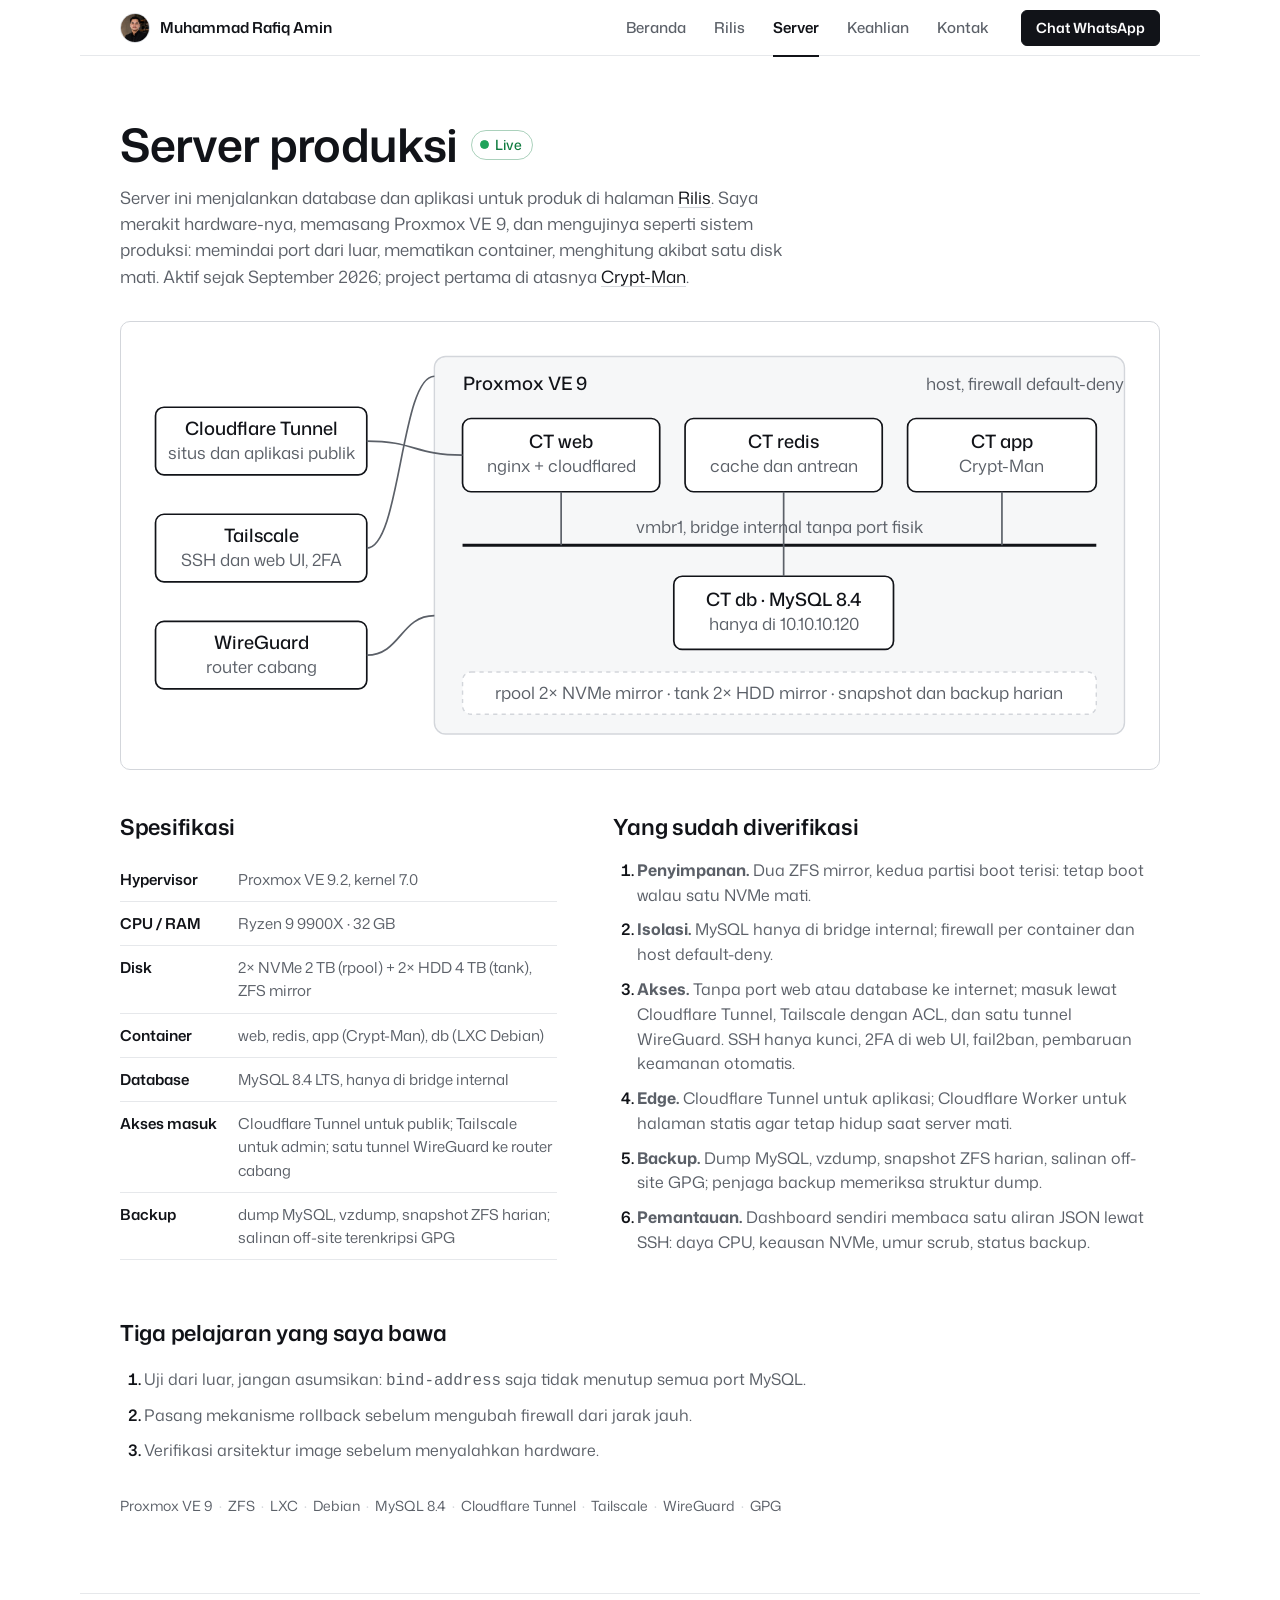
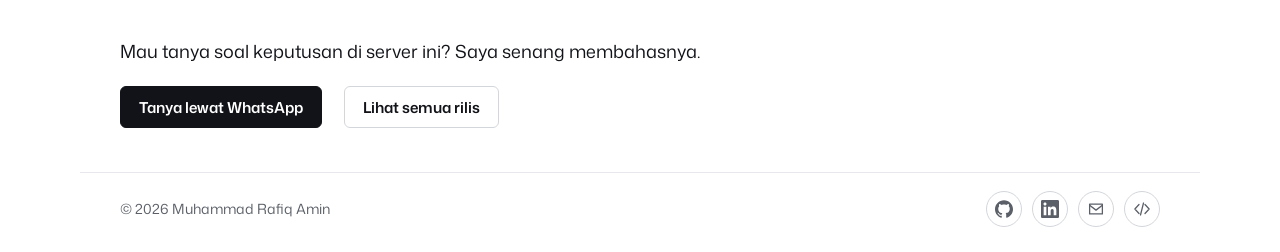
<file: server.html>
<!DOCTYPE html>
<html lang="id">
<head>
  <meta charset="UTF-8" />
  <meta name="viewport" content="width=device-width, initial-scale=1.0" />
  <title>Server produksi — Muhammad Rafiq Amin</title>
  <meta name="description" content="Server produksi Proxmox VE yang dirakit, diisolasi, dan diamankan sendiri oleh Muhammad Rafiq Amin: diagram, spesifikasi, yang sudah diverifikasi, dan pelajarannya." />
  <meta name="author" content="Muhammad Rafiq Amin" />
  <link rel="canonical" href="https://mra1.my.id/server.html" />
  <meta name="theme-color" content="#ffffff" />
  <script>document.documentElement.classList.add("js");</script>
  <meta property="og:type" content="website" />
  <meta property="og:locale" content="id_ID" />
  <meta property="og:title" content="Server produksi — Muhammad Rafiq Amin" />
  <meta property="og:description" content="Proxmox VE 9, dua ZFS mirror, container terpisah, database hanya di bridge internal, backup harian plus off-site terenkripsi." />
  <meta property="og:url" content="https://mra1.my.id/server.html" />
  <meta property="og:image" content="https://mra1.my.id/img/og-cover.jpg?v=20260916c" />
  <meta name="twitter:card" content="summary_large_image" />
  <link rel="icon" href="img/favicon.png" type="image/png" />
  <link rel="apple-touch-icon" href="img/apple-touch-icon.png" />
  <link rel="preload" href="fonts/mona-sans.woff2" as="font" type="font/woff2" crossorigin />
  <link rel="stylesheet" href="style.css?v=20260916c" />
</head>
<body>
  <svg width="0" height="0" class="sprite" aria-hidden="true" focusable="false">
    <symbol id="i-out" viewBox="0 0 16 16"><path d="M5 3.5h7.5V11M12.5 3.5 3.5 12.5" fill="none" stroke="currentColor" stroke-width="1.5" stroke-linecap="round" stroke-linejoin="round" /></symbol>
    <symbol id="i-right" viewBox="0 0 16 16"><path d="M3 8h10M9 4l4 4-4 4" fill="none" stroke="currentColor" stroke-width="1.5" stroke-linecap="round" stroke-linejoin="round" /></symbol>
    <symbol id="i-github" viewBox="0 0 24 24"><path fill="currentColor" d="M12 .297c-6.63 0-12 5.373-12 12 0 5.303 3.438 9.8 8.205 11.385.6.113.82-.258.82-.577 0-.285-.01-1.04-.015-2.04-3.338.724-4.042-1.61-4.042-1.61C4.422 18.07 3.633 17.7 3.633 17.7c-1.087-.744.084-.729.084-.729 1.205.084 1.838 1.236 1.838 1.236 1.07 1.835 2.809 1.305 3.495.998.108-.776.417-1.305.76-1.605-2.665-.3-5.466-1.332-5.466-5.93 0-1.31.465-2.38 1.235-3.22-.135-.303-.54-1.523.105-3.176 0 0 1.005-.322 3.3 1.23.96-.267 1.98-.399 3-.405 1.02.006 2.04.138 3 .405 2.28-1.552 3.285-1.23 3.285-1.23.645 1.653.24 2.873.12 3.176.765.84 1.23 1.91 1.23 3.22 0 4.61-2.805 5.625-5.475 5.92.42.36.81 1.096.81 2.22 0 1.606-.015 2.896-.015 3.286 0 .315.21.69.825.57C20.565 22.092 24 17.592 24 12.297c0-6.627-5.373-12-12-12"/></symbol>
    <symbol id="i-linkedin" viewBox="0 0 24 24"><path fill="currentColor" d="M20.447 20.452h-3.554v-5.569c0-1.328-.027-3.037-1.852-3.037-1.853 0-2.136 1.445-2.136 2.939v5.667H9.351V9h3.414v1.561h.046c.477-.9 1.637-1.85 3.37-1.85 3.601 0 4.267 2.37 4.267 5.455v6.286zM5.337 7.433c-1.144 0-2.063-.926-2.063-2.065 0-1.138.92-2.063 2.063-2.063 1.14 0 2.064.925 2.064 2.063 0 1.139-.925 2.065-2.064 2.065zm1.782 13.019H3.555V9h3.564v11.452zM22.225 0H1.771C.792 0 0 .774 0 1.729v20.542C0 23.227.792 24 1.771 24h20.451C23.2 24 24 23.227 24 22.271V1.729C24 .774 23.2 0 22.222 0h.003z"/></symbol>
    <symbol id="i-mail" viewBox="0 0 24 24"><path d="M3.5 5.5h17v13h-17z" fill="none" stroke="currentColor" stroke-width="1.7" stroke-linejoin="round"/><path d="m3.5 7 8.5 6.5L20.5 7" fill="none" stroke="currentColor" stroke-width="1.7" stroke-linejoin="round"/></symbol>
    <symbol id="i-code" viewBox="0 0 24 24"><path d="m8 6-5.5 6L8 18M16 6l5.5 6L16 18M14 4l-4 16" fill="none" stroke="currentColor" stroke-width="1.7" stroke-linecap="round" stroke-linejoin="round"/></symbol>
  </svg>
  <a class="skip-link" href="#isi">Langsung ke isi</a>

  <header class="topbar" id="topbar">
    <a class="brand" href="index.html">
      <img class="brand-avatar" src="img/avatar.webp" alt="" width="64" height="64" />
      <span class="brand-name">Muhammad Rafiq Amin</span>
    </a>
    <nav class="site-nav" id="site-nav" aria-label="Halaman">
      <ul>
        <li><a href="index.html">Beranda</a></li>
        <li><a href="rilis.html">Rilis</a></li>
        <li><a href="server.html" aria-current="page">Server</a></li>
        <li><a href="keahlian.html">Keahlian</a></li>
        <li><a href="kontak.html">Kontak</a></li>
      </ul>
    </nav>
    <a class="btn btn-primary btn-sm nav-cta" href="https://wa.me/6282152400352?text=Halo%20Rafiq%2C%20saya%20mau%20tanya%20soal%20server%20di%20portofolio%20Anda" target="_blank" rel="noopener">Chat WhatsApp</a>
    <button type="button" class="nav-toggle" aria-expanded="false" aria-controls="site-nav" aria-label="Buka menu">
      <svg class="ico-menu" viewBox="0 0 20 20" aria-hidden="true" focusable="false"><path class="l1" d="M3 6h14" /><path class="l2" d="M3 10h14" /><path class="l3" d="M3 14h14" /></svg>
    </button>
  </header>

  <main id="isi">
    <section class="page-first" aria-labelledby="ttl-server">
      <div class="page-head">
        <h1 id="ttl-server">Server produksi <span class="status status-live">Live</span></h1>
        <p>Server ini menjalankan database dan aplikasi untuk produk di halaman <a href="rilis.html">Rilis</a>. Saya merakit hardware-nya, memasang Proxmox VE 9, dan mengujinya seperti sistem produksi: memindai port dari luar, mematikan container, menghitung akibat satu disk mati. Aktif sejak <time datetime="2026-09">September 2026</time>; project pertama di atasnya <a href="rilis.html#crypt-man">Crypt-Man</a>.</p>
      </div>

      <figure class="diagram">
        <svg viewBox="0 0 720 300" role="img" aria-labelledby="dgTitle" xmlns="http://www.w3.org/2000/svg">
          <title id="dgTitle">Diagram: pengunjung masuk lewat Cloudflare Tunnel, admin lewat Tailscale, router cabang lewat satu tunnel WireGuard; di dalam Proxmox ada container web, redis, aplikasi, dan MySQL; MySQL hanya terhubung ke bridge internal vmbr1; penyimpanan dua ZFS mirror dengan snapshot dan backup harian.</title>
          <g class="dg">
            <rect class="box" x="16" y="52" width="150" height="48" rx="6" />
            <text x="91" y="72" text-anchor="middle" class="b">Cloudflare Tunnel</text>
            <text x="91" y="89" text-anchor="middle" class="s">situs dan aplikasi publik</text>

            <rect class="box" x="16" y="128" width="150" height="48" rx="6" />
            <text x="91" y="148" text-anchor="middle" class="b">Tailscale</text>
            <text x="91" y="165" text-anchor="middle" class="s">SSH dan web UI, 2FA</text>

            <rect class="box" x="16" y="204" width="150" height="48" rx="6" />
            <text x="91" y="224" text-anchor="middle" class="b">WireGuard</text>
            <text x="91" y="241" text-anchor="middle" class="s">router cabang</text>

            <rect class="host" x="214" y="16" width="490" height="268" rx="8" />
            <text x="234" y="40" class="b">Proxmox VE 9</text>
            <text x="704" y="40" text-anchor="end" class="s">host, firewall default-deny</text>

            <rect class="box" x="234" y="60" width="140" height="52" rx="6" />
            <text x="304" y="81" text-anchor="middle" class="b">CT web</text>
            <text x="304" y="98" text-anchor="middle" class="s">nginx + cloudflared</text>

            <rect class="box" x="392" y="60" width="140" height="52" rx="6" />
            <text x="462" y="81" text-anchor="middle" class="b">CT redis</text>
            <text x="462" y="98" text-anchor="middle" class="s">cache dan antrean</text>

            <rect class="box" x="550" y="60" width="134" height="52" rx="6" />
            <text x="617" y="81" text-anchor="middle" class="b">CT app</text>
            <text x="617" y="98" text-anchor="middle" class="s">Crypt-Man</text>

            <line class="bus" x1="234" y1="150" x2="684" y2="150" />
            <text x="459" y="141" text-anchor="middle" class="s">vmbr1, bridge internal tanpa port fisik</text>

            <rect class="box" x="384" y="172" width="156" height="52" rx="6" />
            <text x="462" y="193" text-anchor="middle" class="b">CT db · MySQL 8.4</text>
            <text x="462" y="210" text-anchor="middle" class="s">hanya di 10.10.10.120</text>

            <rect class="store" x="234" y="240" width="450" height="30" rx="6" />
            <text x="459" y="259" text-anchor="middle" class="s">rpool 2× NVMe mirror · tank 2× HDD mirror · snapshot dan backup harian</text>

            <path class="wire" d="M166 76 C 200 76, 200 86, 234 86" />
            <path class="wire" d="M166 152 C 190 152, 190 30, 214 30" />
            <path class="wire" d="M166 228 C 190 228, 190 200, 214 200" />
            <line class="wire" x1="304" y1="112" x2="304" y2="150" />
            <line class="wire" x1="462" y1="112" x2="462" y2="150" />
            <line class="wire" x1="617" y1="112" x2="617" y2="150" />
            <line class="wire" x1="462" y1="150" x2="462" y2="172" />
          </g>
        </svg>
        <figcaption class="diagram-hint">Geser ke samping untuk melihat seluruh diagram.</figcaption>
      </figure>

      <div class="two-col">
        <div>
          <h2>Spesifikasi</h2>
          <table class="spec">
            <tbody>
              <tr><th scope="row">Hypervisor</th><td>Proxmox VE 9.2, kernel 7.0</td></tr>
              <tr><th scope="row">CPU / RAM</th><td>Ryzen 9 9900X · 32 GB</td></tr>
              <tr><th scope="row">Disk</th><td>2× NVMe 2 TB (rpool) + 2× HDD 4 TB (tank), ZFS mirror</td></tr>
              <tr><th scope="row">Container</th><td>web, redis, app (Crypt-Man), db (LXC Debian)</td></tr>
              <tr><th scope="row">Database</th><td>MySQL 8.4 LTS, hanya di bridge internal</td></tr>
              <tr><th scope="row">Akses masuk</th><td>Cloudflare Tunnel untuk publik; Tailscale untuk admin; satu tunnel WireGuard ke router cabang</td></tr>
              <tr><th scope="row">Backup</th><td>dump MySQL, vzdump, snapshot ZFS harian; salinan off-site terenkripsi GPG</td></tr>
            </tbody>
          </table>
        </div>
        <div>
          <h2>Yang sudah diverifikasi</h2>
          <ol class="how">
            <li><strong>Penyimpanan.</strong> Dua ZFS mirror, kedua partisi boot terisi: tetap boot walau satu NVMe mati.</li>
            <li><strong>Isolasi.</strong> MySQL hanya di bridge internal; firewall per container dan host default-deny.</li>
            <li><strong>Akses.</strong> Tanpa port web atau database ke internet; masuk lewat Cloudflare Tunnel, Tailscale dengan ACL, dan satu tunnel WireGuard. SSH hanya kunci, 2FA di web UI, fail2ban, pembaruan keamanan otomatis.</li>
            <li><strong>Edge.</strong> Cloudflare Tunnel untuk aplikasi; Cloudflare Worker untuk halaman statis agar tetap hidup saat server mati.</li>
            <li><strong>Backup.</strong> Dump MySQL, vzdump, snapshot ZFS harian, salinan off-site GPG; penjaga backup memeriksa struktur dump.</li>
            <li><strong>Pemantauan.</strong> Dashboard sendiri membaca satu aliran JSON lewat SSH: daya CPU, keausan NVMe, umur scrub, status backup.</li>
          </ol>
        </div>
      </div>

      <h2 class="how-title">Tiga pelajaran yang saya bawa</h2>
      <ol class="how">
        <li>Uji dari luar, jangan asumsikan: <code>bind-address</code> saja tidak menutup semua port MySQL.</li>
        <li>Pasang mekanisme rollback sebelum mengubah firewall dari jarak jauh.</li>
        <li>Verifikasi arsitektur image sebelum menyalahkan hardware.</li>
      </ol>

      <ul class="tags" aria-label="Stack"><li>Proxmox VE 9</li><li>ZFS</li><li>LXC</li><li>Debian</li><li>MySQL 8.4</li><li>Cloudflare Tunnel</li><li>Tailscale</li><li>WireGuard</li><li>GPG</li></ul>
    </section>

    <section class="cta-strip" aria-label="Hubungi saya">
      <p>Mau tanya soal keputusan di server ini? Saya senang membahasnya.</p>
      <div class="actions">
        <a class="btn btn-primary" href="https://wa.me/6282152400352?text=Halo%20Rafiq%2C%20saya%20mau%20tanya%20soal%20server%20di%20portofolio%20Anda" target="_blank" rel="noopener">Tanya lewat WhatsApp</a>
        <a class="btn" href="rilis.html">Lihat semua rilis</a>
      </div>
    </section>
  </main>

  <footer class="colophon">
    <p>© <span id="year">2026</span> Muhammad Rafiq Amin</p>
    <nav class="foot-links" aria-label="Tautan">
      <a href="https://github.com/mrafiqamin24" target="_blank" rel="noopener" aria-label="GitHub" title="GitHub"><svg class="fi" aria-hidden="true" focusable="false"><use href="#i-github" /></svg></a>
      <a href="https://www.linkedin.com/in/muhammad-rafiq-amin-2524b4437" target="_blank" rel="noopener" aria-label="LinkedIn" title="LinkedIn"><svg class="fi" aria-hidden="true" focusable="false"><use href="#i-linkedin" /></svg></a>
      <a href="mailto:rafiqamin085252@gmail.com?subject=Peluang%20kerja%20sama" aria-label="Email" title="Email"><svg class="fi" aria-hidden="true" focusable="false"><use href="#i-mail" /></svg></a>
      <a href="https://github.com/mrafiqamin24/PortFolio" target="_blank" rel="noopener" aria-label="Kode sumber halaman ini" title="Kode sumber halaman ini"><svg class="fi" aria-hidden="true" focusable="false"><use href="#i-code" /></svg></a>
    </nav>
  </footer>

  <script src="script.js?v=20260916c" defer></script>
</body>
</html>
</file>
<file: style.css>
/* ------------------------------------------------------------------
   Portofolio Muhammad Rafiq Amin — halaman rilis
   Dunia visual: changelog produk. Kertas putih, tinta pekat, satu aksen
   hijau untuk status Live. Satu keluarga huruf (Mona Sans, variabel).
   ------------------------------------------------------------------ */

@font-face {
  font-family: "Mona Sans";
  font-style: normal;
  font-weight: 200 900;
  font-stretch: 75% 125%;
  font-display: swap;
  src: url("fonts/mona-sans.woff2") format("woff2");
}

:root {
  --bg: #ffffff;
  --bg-2: #f6f7f8;
  --ink: #111318;
  --ink-2: #5b6068;
  --rule: #e6e8eb;
  --rule-2: #d3d6db;
  --live: #0f7b3f;
  --live-dot: #1fa35a;
  --font: "Mona Sans", system-ui, "Segoe UI", Roboto, Arial, sans-serif;
  --bar-h: 56px;
  --radius: 6px;
  --radius-lg: 10px;
  --wrap: 1120px;
  --measure: 720px;
  --gutter: clamp(16px, 4vw, 40px);
  --ease-out: cubic-bezier(0.2, 0.8, 0.2, 1);
}

* { box-sizing: border-box; margin: 0; padding: 0; }

html {
  scroll-behavior: smooth;
  scroll-padding-top: calc(var(--bar-h) + 16px);
  caret-color: var(--ink);
  scrollbar-color: #c4c8ce var(--bg);
  scrollbar-width: thin;
  -webkit-text-size-adjust: 100%;
}

body {
  background: var(--bg);
  color: var(--ink);
  font-family: var(--font);
  font-size: 16px;
  line-height: 1.55;
  font-optical-sizing: auto;
  -webkit-font-smoothing: antialiased;
}

::selection { background: var(--ink); color: var(--bg); }
:focus-visible { outline: 2px solid var(--ink); outline-offset: 3px; border-radius: 4px; }

a { color: inherit; text-underline-offset: 0.18em; text-decoration-thickness: 1px; }
img { max-width: 100%; height: auto; }
time { font-variant-numeric: tabular-nums; }
.sprite { position: absolute; }
.ico { width: 14px; height: 14px; vertical-align: -2px; }

.skip-link {
  position: absolute;
  left: 16px;
  top: -60px;
  z-index: 20;
  padding: 10px 14px;
  background: var(--ink);
  color: var(--bg);
  border-radius: var(--radius);
  font-weight: 600;
  text-decoration: none;
}
.skip-link:focus { top: 12px; }

/* ---------------------------------------------------------------- bar */

.topbar {
  position: sticky;
  top: 0;
  z-index: 10;
  display: grid;
  grid-template-columns: auto minmax(0, 1fr) auto;
  align-items: center;
  gap: 20px;
  height: var(--bar-h);
  max-width: var(--wrap);
  margin-inline: auto;
  padding-inline: var(--gutter);
  background: var(--bg);
  border-bottom: 1px solid var(--rule);
  transition: background 0.2s ease, box-shadow 0.2s ease;
}
.topbar.scrolled {
  background: rgba(255, 255, 255, 0.86);
  -webkit-backdrop-filter: blur(12px);
  backdrop-filter: blur(12px);
  box-shadow: 0 8px 24px -20px rgba(17, 19, 24, 0.35);
}
.brand {
  display: inline-flex;
  align-items: center;
  gap: 10px;
  min-width: 0;
  font-size: 15px;
  font-weight: 600;
  text-decoration: none;
  white-space: nowrap;
}
.brand-avatar {
  width: 30px;
  height: 30px;
  border-radius: 50%;
  object-fit: cover;
  border: 1px solid var(--rule-2);
}
.brand-name { overflow: hidden; text-overflow: ellipsis; }
.site-nav {
  display: flex;
  align-items: center;
  justify-content: flex-end;
  gap: 4px;
  min-width: 0;
}
.site-nav ul {
  display: flex;
  align-items: stretch;
  gap: 4px;
  list-style: none;
  height: var(--bar-h);
}
.site-nav li a {
  position: relative;
  display: flex;
  align-items: center;
  height: 100%;
  padding: 0 12px;
  font-size: 15px;
  font-weight: 500;
  color: var(--ink-2);
  text-decoration: none;
  transition: color 0.15s ease;
}
.site-nav li a::after {
  content: "";
  position: absolute;
  left: 12px;
  right: 12px;
  bottom: -1px;
  height: 2px;
  background: var(--ink);
  transform: scaleX(0);
  transform-origin: left;
  transition: transform 0.2s var(--ease-out);
}
.site-nav li a:hover { color: var(--ink); }
.site-nav li a[aria-current="page"] { color: var(--ink); font-weight: 600; }
.site-nav li a[aria-current="page"]::after { transform: scaleX(1); }
.home .brand-avatar { opacity: 0; transform: scale(0.6); transition: opacity 0.25s ease, transform 0.25s var(--ease-out); }
.home .topbar.scrolled .brand-avatar { opacity: 1; transform: none; }
.nav-toggle {
  display: none;
  align-items: center;
  justify-content: center;
  width: 44px;
  height: 44px;
  border: 1px solid var(--rule-2);
  border-radius: var(--radius);
  background: var(--bg);
  color: var(--ink);
  cursor: pointer;
  transition: background 0.15s ease, border-color 0.15s ease;
}
.nav-toggle:hover { background: var(--bg-2); border-color: #b9bec6; }
.ico-menu { width: 20px; height: 20px; }
.ico-menu path { fill: none; stroke: currentColor; stroke-width: 1.8; stroke-linecap: round; transition: transform 0.2s var(--ease-out), opacity 0.15s ease; transform-origin: 50% 50%; }
.nav-toggle[aria-expanded="true"] .l1 { transform: translateY(4px) rotate(45deg); }
.nav-toggle[aria-expanded="true"] .l2 { opacity: 0; }
.nav-toggle[aria-expanded="true"] .l3 { transform: translateY(-4px) rotate(-45deg); }

/* ------------------------------------------------------------ buttons */

.btn {
  display: inline-flex;
  align-items: center;
  justify-content: center;
  gap: 8px;
  min-height: 42px;
  padding: 10px 18px;
  border: 1px solid var(--rule-2);
  border-radius: var(--radius);
  background: var(--bg);
  color: var(--ink);
  font: inherit;
  font-size: 15px;
  font-weight: 600;
  line-height: 1.3;
  text-decoration: none;
  white-space: nowrap;
  cursor: pointer;
  transition: background 0.15s ease, border-color 0.15s ease, color 0.15s ease, transform 0.1s ease;
}
.btn:hover { background: var(--bg-2); border-color: #b9bec6; }
.btn:active { transform: translateY(1px); }
.btn-primary { background: var(--ink); border-color: var(--ink); color: var(--bg); }
.btn-primary:hover { background: #2a2e36; border-color: #2a2e36; }
.btn-sm { min-height: 36px; padding: 7px 14px; font-size: 14px; }

.textlink {
  font-size: 15px;
  font-weight: 500;
  color: var(--ink);
  text-decoration: underline;
  text-decoration-color: var(--rule-2);
  text-underline-offset: 0.2em;
  transition: text-decoration-color 0.15s ease;
}
.textlink:hover { text-decoration-color: var(--ink); }

/* ------------------------------------------------------------- layout */

main > section,
.colophon {
  max-width: var(--wrap);
  margin-inline: auto;
  padding-inline: var(--gutter);
}

/* -------------------------------------------------------------- intro */

.intro {
  display: grid;
  grid-template-columns: 116px minmax(0, 1fr);
  gap: 32px;
  align-items: start;
  padding-block: clamp(40px, 6vw, 80px) clamp(36px, 5vw, 56px);
}
.avatar {
  width: 116px;
  height: 116px;
  border-radius: 50%;
  object-fit: cover;
  border: 1px solid var(--rule-2);
  margin-top: 6px;
}
h1 {
  font-size: clamp(38px, 4.6vw, 60px);
  font-weight: 600;
  line-height: 1.02;
  letter-spacing: -0.022em;
  text-wrap: balance;
}
.role {
  margin-top: 12px;
  font-size: 20px;
  font-weight: 500;
  color: var(--ink-2);
}
.lead {
  margin-top: 24px;
  max-width: 46ch;
  font-size: clamp(19px, 1.7vw, 23px);
  font-weight: 450;
  line-height: 1.4;
  letter-spacing: -0.005em;
  text-wrap: pretty;
}
.meta {
  margin-top: 14px;
  font-size: 15px;
  color: var(--ink-2);
}
.actions {
  display: flex;
  flex-wrap: wrap;
  align-items: center;
  gap: 12px 22px;
  margin-top: 26px;
}
.actions .more { display: flex; flex-wrap: wrap; gap: 12px 20px; margin-left: 6px; }
.nowrap { white-space: nowrap; }

/* ----------------------------------------------------------- sections */

.log-section,
.skills-section,
.contact-section {
  border-top: 1px solid var(--rule);
  padding-block: clamp(40px, 5vw, 64px) clamp(44px, 6vw, 80px);
}
.section-head h2 {
  font-size: clamp(28px, 3vw, 40px);
  font-weight: 600;
  line-height: 1.1;
  letter-spacing: -0.018em;
}
.section-head p {
  margin-top: 12px;
  max-width: 70ch;
  font-size: 17px;
  color: var(--ink-2);
  text-wrap: pretty;
}
.section-head p .status { vertical-align: 0; }

/* ------------------------------------------------------------ status */

.status {
  display: inline-flex;
  align-items: center;
  gap: 6px;
  padding: 4px 10px 4px 8px;
  border: 1px solid var(--rule-2);
  border-radius: 999px;
  font-size: 13px;
  font-weight: 500;
  line-height: 1.4;
  letter-spacing: 0;
  color: var(--ink-2);
  white-space: nowrap;
  vertical-align: middle;
}
.status::before {
  content: "";
  width: 7px;
  height: 7px;
  border-radius: 50%;
  border: 1.5px solid currentColor;
}
.status-live { color: var(--live); border-color: rgba(15, 123, 63, 0.35); }
.status-live::before { background: var(--live-dot); border-color: var(--live-dot); }
.status-private::before { background: var(--ink-2); }

/* ------------------------------------------------------------ filters */

.filters {
  display: flex;
  flex-wrap: wrap;
  gap: 8px;
  margin-top: 20px;
}
.chip {
  min-height: 34px;
  padding: 7px 14px;
  border: 1px solid var(--rule-2);
  border-radius: 999px;
  background: var(--bg);
  color: var(--ink);
  font: inherit;
  font-size: 14px;
  line-height: 1.3;
  font-weight: 500;
  cursor: pointer;
  transition: background 0.15s ease, border-color 0.15s ease, color 0.15s ease, transform 0.1s ease;
}
.chip:hover { background: var(--bg-2); }
.chip:active { transform: translateY(1px); }
.chip[aria-pressed="true"] { background: var(--ink); border-color: var(--ink); color: var(--bg); }

/* ---------------------------------------------------------------- log */

.log { margin-top: 28px; }
.month {
  display: grid;
  grid-template-columns: 180px minmax(0, 1fr);
  gap: 0 40px;
  padding-block: 32px 40px;
  border-top: 1px solid var(--rule);
}
.month > * { min-width: 0; }
.when {
  position: sticky;
  top: calc(var(--bar-h) + 28px);
  align-self: start;
  font-size: 15px;
  font-weight: 500;
  color: var(--ink-2);
  line-height: 1.6;
}
.entries {
  display: grid;
  gap: 44px;
  max-width: var(--measure);
}
.entries > * { min-width: 0; }
.release h2,
.release h3 {
  display: flex;
  flex-wrap: wrap;
  align-items: center;
  gap: 6px 12px;
  font-size: 22px;
  font-weight: 600;
  line-height: 1.2;
  letter-spacing: -0.012em;
}
.desc {
  margin-top: 10px;
  font-size: 17px;
  color: var(--ink-2);
  text-wrap: pretty;
}
.result {
  margin-top: 10px;
  font-size: 17px;
  font-weight: 550;
  color: var(--ink);
  text-wrap: pretty;
}
.tags {
  list-style: none;
  display: flex;
  flex-wrap: wrap;
  gap: 0 6px;
  margin-top: 12px;
  font-size: 14px;
  color: var(--ink-2);
}
.tags li:not(:last-child)::after { content: "·"; margin-left: 6px; color: var(--rule-2); }
.links {
  display: flex;
  flex-wrap: wrap;
  gap: 8px 20px;
  margin-top: 12px;
  font-size: 15px;
  font-weight: 500;
}
.links a {
  color: var(--ink);
  text-decoration: underline;
  text-decoration-color: var(--rule-2);
  text-underline-offset: 0.2em;
  transition: text-decoration-color 0.15s ease;
}
.links a:hover { text-decoration-color: var(--ink); }

.shot,
.diagram {
  margin-top: 20px;
  border: 1px solid var(--rule-2);
  border-radius: var(--radius-lg);
  overflow: hidden;
  background: var(--bg-2);
}
.shot {
  box-shadow: 0 14px 32px -20px rgba(17, 19, 24, 0.4);
  transition: box-shadow 0.25s ease, border-color 0.25s ease;
}
.shot:hover { box-shadow: 0 18px 40px -20px rgba(17, 19, 24, 0.5); border-color: #b9bec6; }
.shot a { display: block; }
.shot img { display: block; width: 100%; height: auto; }
.shot.illus svg { display: block; width: 100%; height: auto; }
.il .frame { fill: #1b1e24; }
.il .corner path { fill: none; stroke: #8a8f98; stroke-width: 2; stroke-linecap: round; }
.il .flesh polygon { fill: #2f343c; stroke: #2f343c; stroke-width: 26; stroke-linejoin: round; }
.il .flesh path { fill: none; stroke: #2f343c; stroke-width: 34; stroke-linecap: round; stroke-linejoin: round; }
.il .bones path { fill: none; stroke: #ffffff; stroke-width: 2.5; stroke-linecap: round; stroke-linejoin: round; }
.il .joints circle { fill: #1b1e24; stroke: #ffffff; stroke-width: 2.5; }
.il .hud rect { fill: #ffffff; stroke: none; }
.il .hud text { font-family: var(--font); font-size: 15px; fill: var(--ink-2); }
.il .hud text.b { font-size: 17px; font-weight: 600; fill: var(--ink); }
.il .hud .rec { fill: var(--live-dot); stroke: none; }
.shots-phone { display: flex; flex-wrap: wrap; gap: 16px; margin-top: 20px; }
.shots-phone .shot { flex: 1 1 180px; max-width: 250px; margin-top: 0; }
.shots-phone .shot img { aspect-ratio: 430 / 900; object-fit: cover; }
.shot .shot-cap { padding: 9px 12px 11px; border-top: 1px solid var(--rule); background: var(--bg); font-size: 13px; color: var(--ink-2); }

.diagram { max-width: 100%; padding: 12px; background: var(--bg); overflow-x: auto; overscroll-behavior-x: contain; }
.diagram-hint { display: none; padding: 10px 2px 0; font-size: 13px; color: var(--ink-2); }
.diagram svg { display: block; width: 100%; min-width: 600px; height: auto; }
.dg text { font-family: var(--font); font-size: 13px; font-weight: 500; fill: var(--ink); }
.dg .s { font-size: 12px; font-weight: 400; fill: var(--ink-2); }
.dg .box { fill: var(--bg); stroke: var(--ink); stroke-width: 1.2; }
.dg .host { fill: var(--bg-2); stroke: var(--rule-2); stroke-width: 1; }
.dg .store { fill: var(--bg); stroke: var(--rule-2); stroke-width: 1; stroke-dasharray: 3 3; }
.dg .bus { stroke: var(--ink); stroke-width: 2; }
.dg .wire { fill: none; stroke: var(--ink-2); stroke-width: 1.2; }

.log-empty { padding: 36px 0; border-top: 1px solid var(--rule); color: var(--ink-2); }

/* ------------------------------------------------------------- skills */

.skills {
  display: grid;
  grid-template-columns: 1fr 1fr;
  gap: 32px 48px;
  margin-top: 36px;
}
.skills > div { padding-top: 18px; border-top: 1px solid var(--rule); }
.skills dt { font-size: 18px; font-weight: 600; letter-spacing: -0.01em; }
.skills dd { margin-top: 8px; color: var(--ink-2); text-wrap: pretty; }
.skills .proof { margin-top: 10px; font-size: 15px; color: var(--ink); }
.ti { width: 22px; height: 22px; flex: none; vertical-align: -5px; }
.ti-set { display: inline-flex; gap: 6px; margin-right: 10px; vertical-align: -5px; }
.ti-row { display: flex; flex-wrap: wrap; gap: 12px; margin-top: 12px; }
.ti-row .ti { width: 26px; height: 26px; }
.skills .proof a {
  font-weight: 500;
  text-decoration-color: var(--rule-2);
  text-underline-offset: 0.2em;
  transition: text-decoration-color 0.15s ease;
}
.skills .proof a:hover { text-decoration-color: var(--ink); }

.how-title { margin-top: 56px; font-size: 22px; font-weight: 600; letter-spacing: -0.012em; }
.how {
  display: grid;
  gap: 10px;
  margin-top: 16px;
  padding-left: 24px;
  max-width: 70ch;
  color: var(--ink-2);
  text-wrap: pretty;
}
.how li::marker { color: var(--ink); font-weight: 600; font-variant-numeric: tabular-nums; }

/* ------------------------------------------------------------ contact */

.contacts { list-style: none; margin-top: 28px; max-width: var(--measure); }
.contacts li {
  display: grid;
  grid-template-columns: 120px minmax(0, 1fr);
  gap: 16px;
  padding: 14px 0;
  border-top: 1px solid var(--rule);
}
.contacts li:last-child { border-bottom: 1px solid var(--rule); }
.contacts span { color: var(--ink-2); font-weight: 500; }
.contacts a {
  font-weight: 500;
  overflow-wrap: anywhere;
  text-decoration-color: var(--rule-2);
  text-underline-offset: 0.2em;
  transition: text-decoration-color 0.15s ease;
}
.contacts a:hover { text-decoration-color: var(--ink); }

/* ----------------------------------------------------------- colophon */

.colophon {
  display: flex;
  flex-wrap: wrap;
  justify-content: space-between;
  align-items: center;
  gap: 8px 24px;
  padding-block: 18px 26px;
  border-top: 1px solid var(--rule);
  font-size: 14px;
  color: var(--ink-2);
}
.colophon .aset { color: var(--ink-2); }
.foot-links { display: flex; gap: 10px; }
.foot-links a {
  display: inline-flex;
  align-items: center;
  justify-content: center;
  width: 36px;
  height: 36px;
  border: 1px solid var(--rule-2);
  border-radius: 50%;
  color: var(--ink-2);
  text-decoration: none;
  transition: color 0.15s ease, border-color 0.15s ease, background 0.15s ease, transform 0.1s ease;
}
.foot-links a:hover { color: var(--ink); border-color: #b9bec6; background: var(--bg-2); }
.foot-links a:active { transform: translateY(1px); }
.fi { width: 18px; height: 18px; }

/* ------------------------------------------------------------- motion */

.js.reveal .release { opacity: 0; transform: translateY(12px); }
.js.reveal .release.in {
  opacity: 1;
  transform: none;
  transition: opacity 0.32s var(--ease-out), transform 0.32s var(--ease-out);
}
@media (prefers-reduced-motion: reduce) {
  html { scroll-behavior: auto; }
  .js.reveal .release { opacity: 1; transform: none; transition: none; }
  .btn, .chip, .shot, .textlink, .links a, .site-nav a, .site-nav a::after, .topbar, .ico-menu path { transition: none; }
}

/* --------------------------------------------------------- responsive */

@media (max-width: 900px) {
  .month { grid-template-columns: 1fr; gap: 14px; padding-block: 30px; }
  .when { position: static; }
  .entries { gap: 36px; }
}

@media (max-width: 760px) {
  .skills { grid-template-columns: 1fr; gap: 24px; }
}

@media (max-width: 720px) {
  .intro { grid-template-columns: 1fr; gap: 20px; padding-block: 36px 40px; }
  .avatar { width: 96px; height: 96px; margin-top: 0; }
  .role { font-size: 18px; margin-top: 8px; }
  .lead { margin-top: 22px; }
  .actions { margin-top: 24px; gap: 12px 18px; }
  .actions .more { flex-basis: 100%; margin-left: 0; }
  .desc, .result { font-size: 16px; }
  .release h2, .release h3 { font-size: 20px; }
}

@media (max-width: 900px) {
  .topbar { grid-template-columns: minmax(0, 1fr) auto auto; gap: 10px; }
  .nav-toggle { display: inline-flex; }
  .site-nav {
    position: absolute;
    top: 100%;
    left: 0;
    right: 0;
    display: none;
    flex-direction: column;
    align-items: stretch;
    gap: 0;
    padding: 8px var(--gutter) 16px;
    background: var(--bg);
    border-bottom: 1px solid var(--rule);
    box-shadow: 0 16px 32px -24px rgba(17, 19, 24, 0.4);
  }
  .topbar.open .site-nav,
  html:not(.js) .site-nav { display: flex; }
  html:not(.js) .nav-toggle { display: none; }
  .site-nav ul { flex-direction: column; height: auto; gap: 0; margin: 0 0 4px; }
  .site-nav li a { height: 48px; padding: 0 4px; font-size: 17px; border-bottom: 1px solid var(--rule); }
  .site-nav li:last-child a { border-bottom: 0; }
  .site-nav li a::after { display: none; }
  .site-nav li a[aria-current="page"] { color: var(--ink); }
}
@media (max-width: 640px) {
  .diagram-hint { display: block; }
}

@media (max-width: 480px) {
  .contacts li { grid-template-columns: 1fr; gap: 2px; }
  .btn { flex: 1 1 auto; }
}

/* -------------------------------------------------------------- print */

@media print {
  @page { margin: 14mm; }
  body { font-size: 12.5px; }
  .topbar, .skip-link, .filters, .log-empty, .nav-toggle { display: none; }
  main > section { max-width: none; padding-inline: 0; }
  .intro { padding-top: 0; }
  .release, .skills > div, .contacts li { break-inside: avoid; }
  .release[hidden], .month[hidden] { display: block; }
  .shot { box-shadow: none; }
  a { text-decoration: none; }
}

/* ------------------------------------------------------ halaman lain */

.page-first { padding-block: clamp(36px, 5vw, 64px) clamp(44px, 6vw, 80px); }
.page-head h1 {
  display: flex;
  flex-wrap: wrap;
  align-items: center;
  gap: 8px 14px;
  font-size: clamp(32px, 3.6vw, 48px);
  font-weight: 600;
  line-height: 1.08;
  letter-spacing: -0.02em;
}
.page-head h1 .status { font-size: 14px; }
.page-head p {
  margin-top: 14px;
  max-width: 70ch;
  font-size: 17px;
  color: var(--ink-2);
  text-wrap: pretty;
}
.page-head p a,
.section-head p a { color: var(--ink); text-decoration-color: var(--rule-2); text-underline-offset: 0.2em; }
.page-head p a:hover,
.section-head p a:hover { text-decoration-color: var(--ink); }
.page-first .filters { margin-top: 22px; }
.page-first .log { margin-top: 30px; }
.page-first .diagram { margin-top: 32px; }

.case { margin-top: 14px; border-top: 1px solid var(--rule); }
.case > div {
  display: grid;
  grid-template-columns: 88px minmax(0, 1fr);
  gap: 12px;
  padding: 10px 0;
  border-bottom: 1px solid var(--rule);
}
.case dt { font-size: 14px; font-weight: 600; padding-top: 2px; }
.case dd { color: var(--ink-2); text-wrap: pretty; }
.case dd a { color: var(--ink); text-decoration-color: var(--rule-2); text-underline-offset: 0.2em; }
.case > div:last-child dd { color: var(--ink); font-weight: 550; }

.two-col {
  display: grid;
  grid-template-columns: minmax(0, 1fr) minmax(0, 1.25fr);
  gap: 40px 56px;
  margin-top: 40px;
}
.two-col h2 { font-size: 22px; font-weight: 600; letter-spacing: -0.012em; }
.two-col .how { margin-top: 14px; }
.spec { width: 100%; border-collapse: collapse; margin-top: 14px; font-size: 15px; }
.spec th,
.spec td { padding: 10px 0; border-bottom: 1px solid var(--rule); text-align: left; vertical-align: top; }
.spec th { width: 118px; padding-right: 12px; font-weight: 600; }
.spec td { color: var(--ink-2); }
.how-lead { margin-top: 10px; max-width: 70ch; color: var(--ink-2); }
.page-first > .tags { margin-top: 32px; }

.table-wrap { margin-top: 28px; overflow-x: auto; }
.skills-table { width: 100%; border-collapse: collapse; font-size: 15px; }
.skills-table th,
.skills-table td { padding: 12px 20px 12px 0; border-bottom: 1px solid var(--rule); text-align: left; vertical-align: top; }
.skills-table thead th { font-size: 13px; font-weight: 600; color: var(--ink-2); border-bottom-color: var(--rule-2); }
.skills-table tbody th { width: 30%; font-weight: 600; }
.skills-table td { color: var(--ink-2); }
.skills-table td a { color: var(--ink); font-weight: 500; text-decoration-color: var(--rule-2); text-underline-offset: 0.2em; }
.skills-table td a:hover { text-decoration-color: var(--ink); }
.skills-table tr.group th { padding-top: 32px; font-size: 18px; letter-spacing: -0.01em; border-bottom-color: var(--rule-2); }

.cta-strip {
  max-width: var(--wrap);
  margin-inline: auto;
  padding: clamp(32px, 4vw, 44px) var(--gutter);
  border-top: 1px solid var(--rule);
}
.cta-strip > p { max-width: 60ch; font-size: 18px; text-wrap: pretty; }
.cta-strip .actions { margin-top: 20px; }
.contact-section.cta-strip .actions { margin-top: 26px; }

.more-link {
  display: inline-flex;
  align-items: center;
  gap: 8px;
  margin-top: 32px;
  font-size: 16px;
  font-weight: 600;
  text-decoration: none;
}
.more-link:hover { text-decoration: underline; text-underline-offset: 0.2em; }
.more-link .ico { width: 15px; height: 15px; }

@media (max-width: 760px) {
  .two-col { grid-template-columns: 1fr; gap: 32px; }
}
@media (max-width: 640px) {
  .skills-table thead { display: none; }
  .skills-table tr { display: block; padding: 12px 0; border-bottom: 1px solid var(--rule); }
  .skills-table th,
  .skills-table td,
  .skills-table tbody th { display: block; width: auto; padding: 2px 0; border: 0; }
  .skills-table td::before { content: attr(data-th) ": "; font-weight: 600; color: var(--ink); }
  .skills-table tr.group { padding: 24px 0 4px; border-bottom: 1px solid var(--rule-2); }
  .skills-table tr.group th { padding: 0; }
}
@media (max-width: 640px) {
  .shots-phone { flex-wrap: nowrap; overflow-x: auto; scroll-snap-type: x mandatory; padding-bottom: 6px; scrollbar-width: thin; }
  .shots-phone .shot { flex: 0 0 62%; max-width: none; scroll-snap-align: start; }
}
@media (max-width: 480px) {
  .brand-name { display: none; }
  .home .brand-avatar { opacity: 1; transform: none; }
}
@media (max-width: 480px) {
  .case > div { grid-template-columns: 1fr; gap: 2px; }
  .ti-row { gap: 10px; }
  .ti-row .ti { width: 24px; height: 24px; }
}
@media print {
  .cta-strip, .more-link { display: none; }
  .skills-table tr.group th { padding-top: 16px; }
}
</file>
